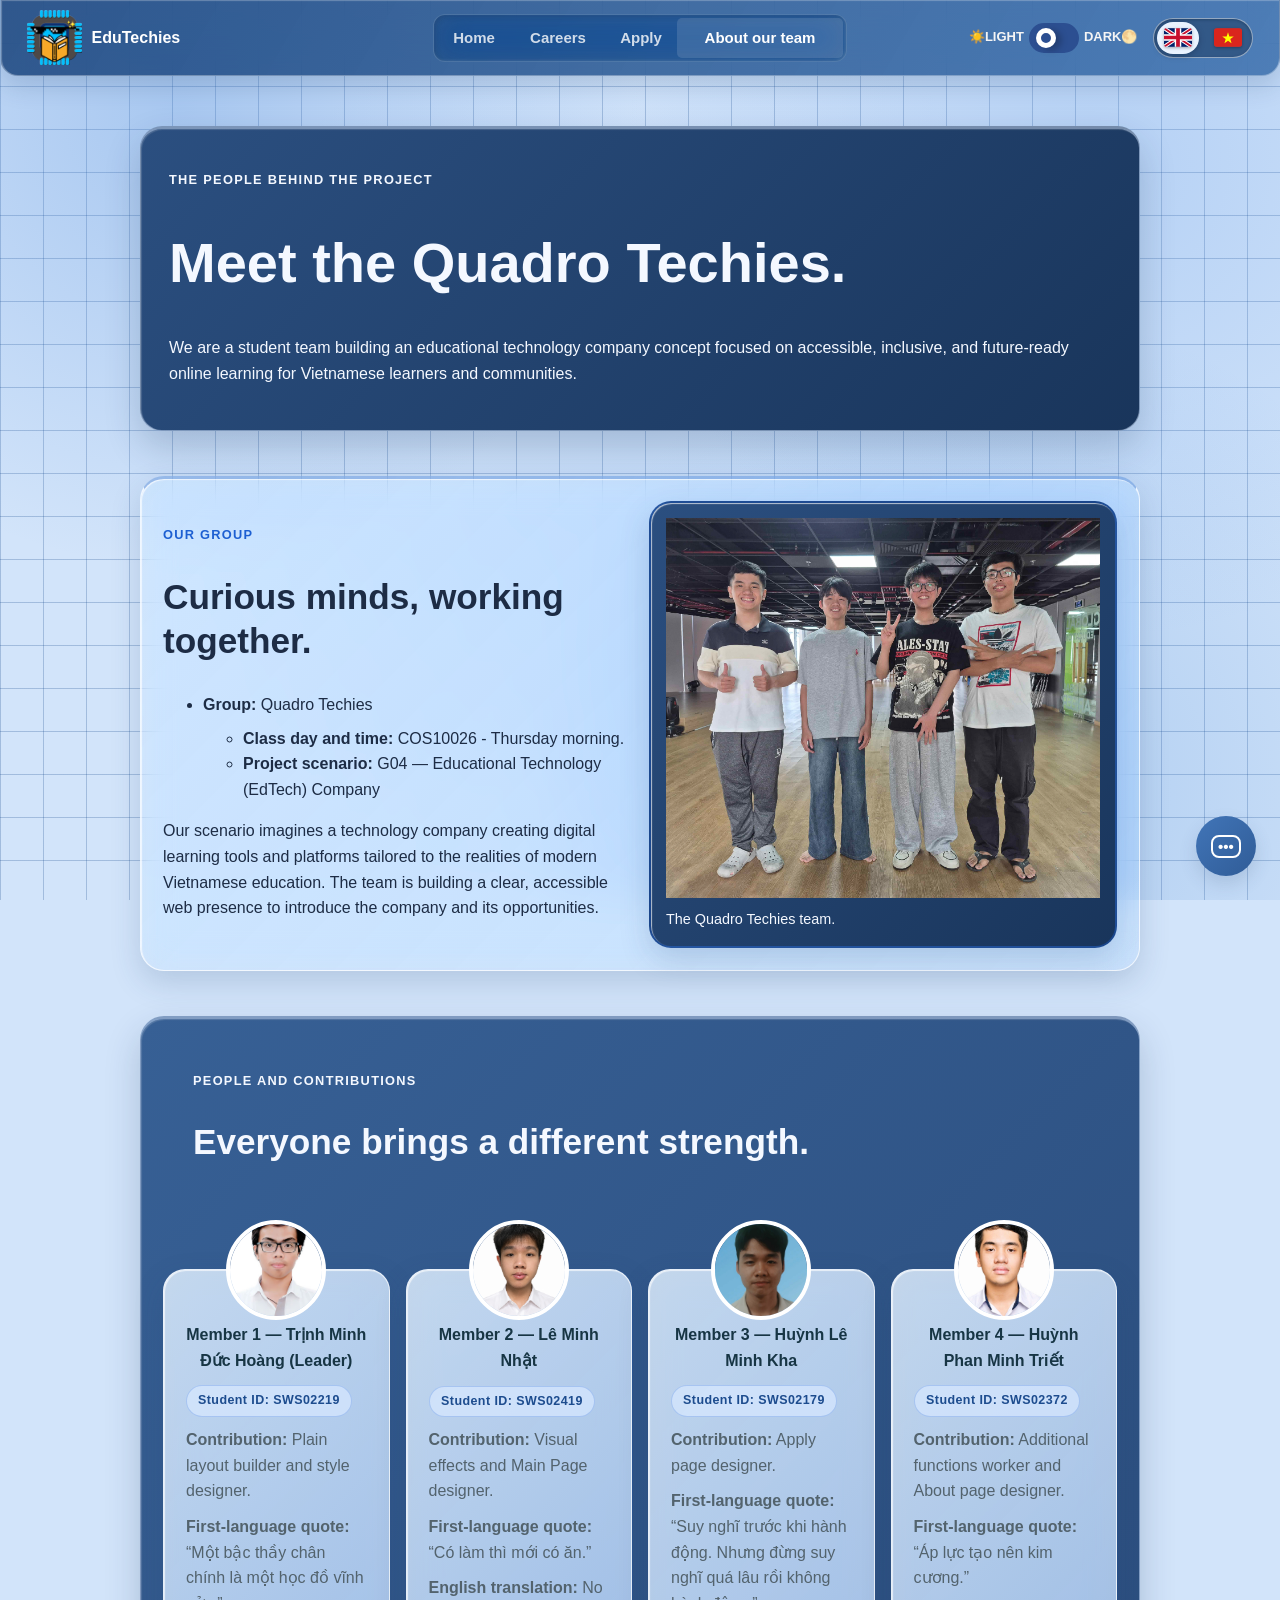
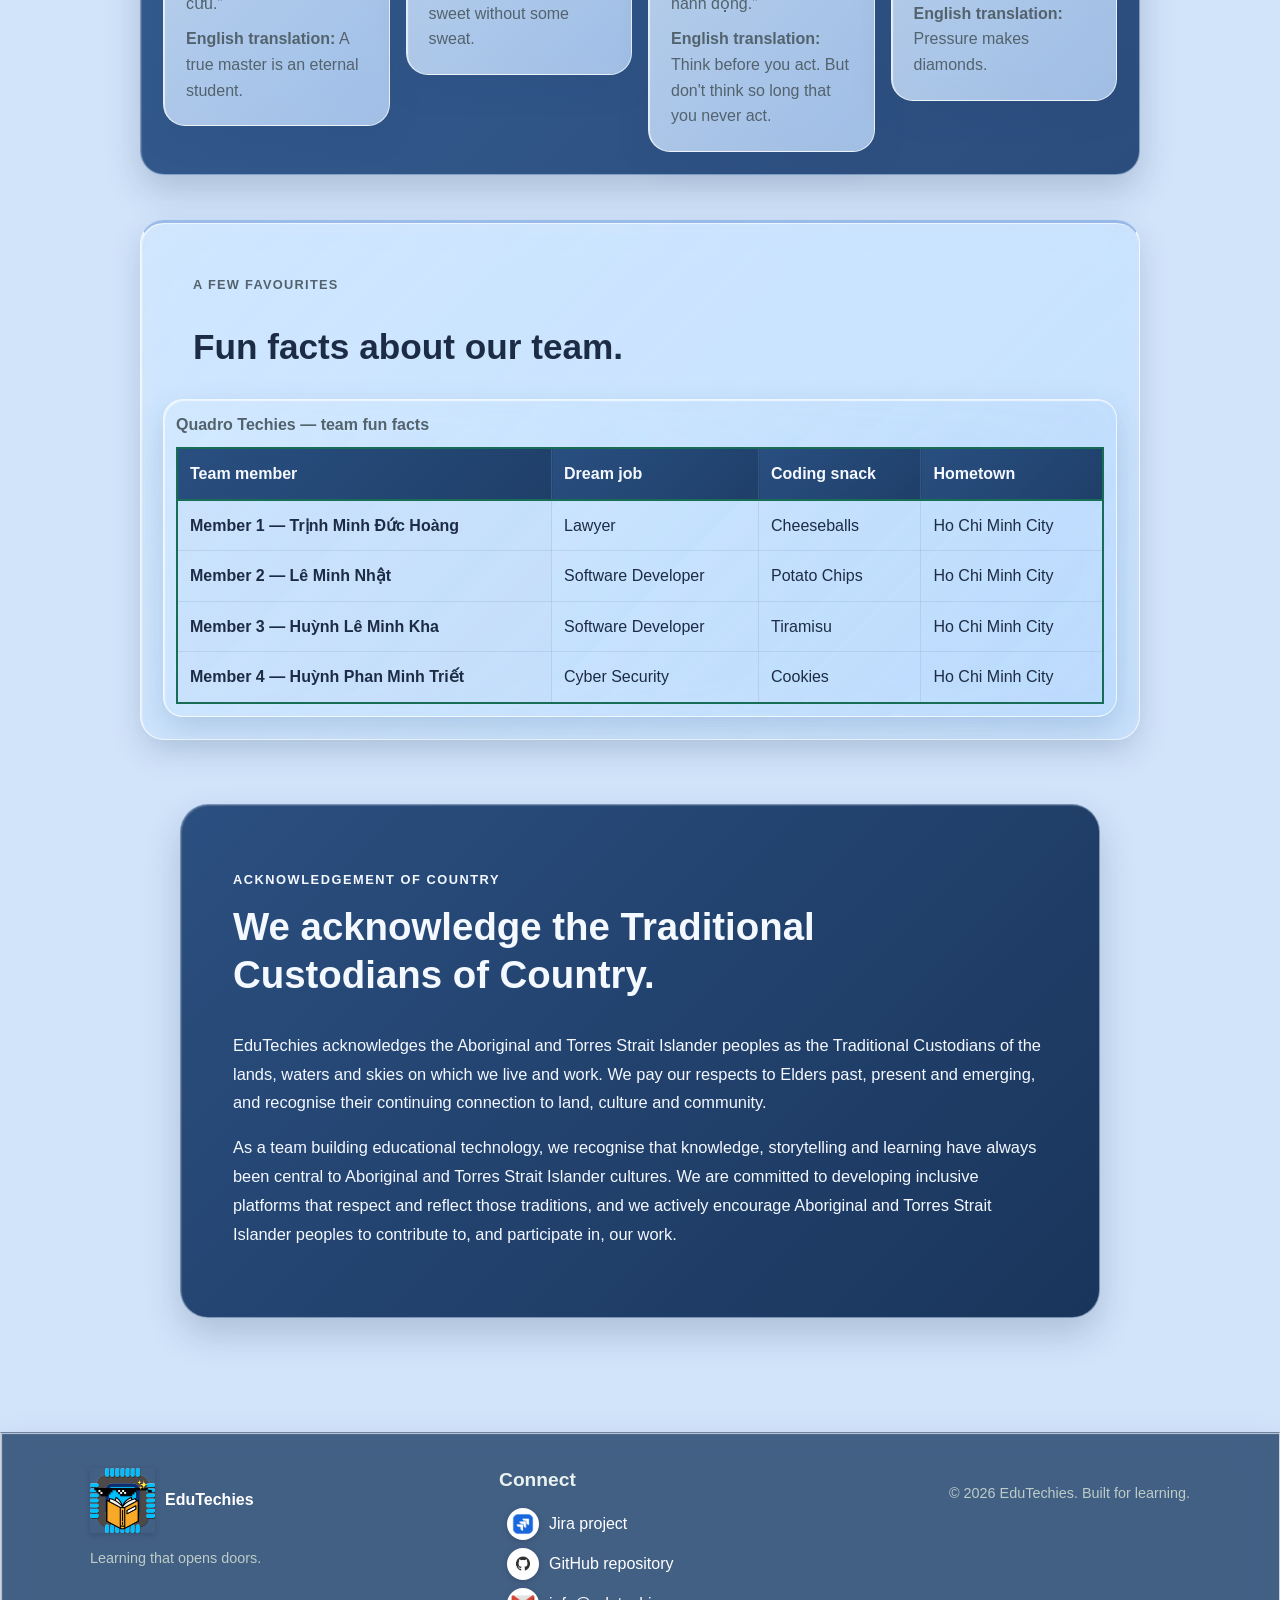
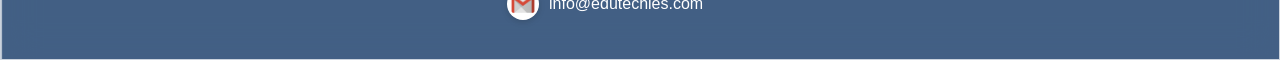
<file: about.html>
﻿<!doctype html>
<html lang="en">
<head>
  <meta charset="utf-8">
  <meta name="viewport" content="width=device-width, initial-scale=1">
  <meta name="description" content="Meet the Quadro Techies team behind EduTechies.">
  <title>About our team | EduTechies</title>
  <link rel="stylesheet" href="styles/styles.css">
  <link rel="stylesheet" href="styles/styles_animation.css">
  <link rel="stylesheet" href="styles/styles_darkmode.css">
  <style>
    .member-entry dt { color: #173544; }
  </style>
</head>
<body>
  <a class="skip-link" href="#main">Skip to main content</a>
  <header class="site-header glass-panel">
    <div class="header-inner">
      <a class="brand" href="index.html">
        <img src="images/Logoweb.png" width="55" alt="EduTechies logo">
        <span class="brand-name">EduTechies</span>
      </a>
      <nav class="main-nav glass-panel" aria-label="Main navigation">
        <ul>
          <li><a href="index.html">Home</a></li>
          <li><a href="jobs.html">Careers</a></li>
          <li><a href="apply.html">Apply</a></li>
          <li><a aria-current="page" href="about.html">About our team</a></li>
        </ul>
      </nav>
      <div class="header-controls">
        <!-- Dark/Light mode switch button -->
        <div class="theme-switch-button">
          <span class="theme-text">☀️LIGHT</span>
          <input type="checkbox" id="theme-checkbox">
          <label for="theme-checkbox" class="theme-switch"></label>
          <span class="theme-text">DARK🌕</span>
        </div>
        <div class="language-switch" role="group" aria-label="Choose language">
          <span class="language-switch-thumb" aria-hidden="true"></span>
          <a class="language-option" href="about.html" lang="en" aria-label="English" aria-current="page"><svg xmlns="http://www.w3.org/2000/svg" viewBox="0 0 60 40" width="28" height="19" role="img" aria-hidden="true"><rect width="60" height="40" fill="#012169"/><path d="M0,0 L60,40 M60,0 L0,40" stroke="#fff" stroke-width="8"/><path d="M0,0 L60,40 M60,0 L0,40" stroke="#C8102E" stroke-width="4"/><path d="M30,0 V40 M0,20 H60" stroke="#fff" stroke-width="14"/><path d="M30,0 V40 M0,20 H60" stroke="#C8102E" stroke-width="8"/></svg></a>
          <a class="language-option" href="vi/about.html" lang="vi" aria-label="Tiếng Việt"><svg xmlns="http://www.w3.org/2000/svg" viewBox="0 0 60 40" width="28" height="19" role="img" aria-hidden="true"><rect width="60" height="40" fill="#da251d"/><polygon points="30,9 32.9,18 42.3,18 35,23.4 37.6,32.5 30,27.2 22.4,32.5 25,23.4 17.7,18 27.1,18" fill="#ff0"/></svg></a>
        </div>
      </div>
    </div>
  </header>

  <main id="main" class="page-main">
    <header class="page-intro glass-panel">
      <p class="eyebrow">The people behind the project</p>
      <h1>Meet the Quadro Techies.</h1>
      <p>We are a student team building an educational technology company concept focused on accessible, inclusive, and future-ready online learning for Vietnamese learners and communities.</p>
    </header>

    <section class="about-section glass-panel team-overview">
      <div>
        <p class="eyebrow">Our group</p>
        <h2>Curious minds, working together.</h2>
        <ul class="nested-details">
          <li><strong>Group:</strong> Quadro Techies
            <ul>
              <li><strong>Class day and time:</strong> COS10026 - Thursday morning.</li>
              <li><strong>Project scenario:</strong> G04 — Educational Technology (EdTech) Company</li>
            </ul>
          </li>
        </ul>
        <p>Our scenario imagines a technology company creating digital learning tools and platforms tailored to the realities of modern Vietnamese education. The team is building a clear, accessible web presence to introduce the company and its opportunities.</p>
      </div>
      <figure class="team-figure glass-panel">
        <img src="images/Team.jpg" width="720" height="460" alt="The four members of the Quadro Techies team">
        <figcaption>The Quadro Techies team.</figcaption>
      </figure>
    </section>

    <section class="about-section glass-panel">
      <div class="section-heading">
        <p class="eyebrow">People and contributions</p>
        <h2>Everyone brings a different strength.</h2><br>
      </div>
      <dl class="member-list">
        <div class="member-entry glass-panel">
          <dt><img class="member-photo" src="images/Hoang.jpg" alt="Portrait of Trịnh Minh Đức Hoàng">Member 1 — Trịnh Minh Đức Hoàng (Leader)</dt>
          <dd class="student-id">Student ID: SWS02219</dd>
          <dd><strong>Contribution:</strong> Plain layout builder and style designer.</dd>
          <dd><strong>First-language quote:</strong> <q lang="es">Một bậc thầy chân chính là một học đồ vĩnh cửu.</q></dd>
          <dd><strong>English translation:</strong> A true master is an eternal student.</dd>
        </div>
        <div class="member-entry glass-panel">
          <dt><img class="member-photo" src="images/Nhat.png" alt="Portrait of Lê Minh Nhật">Member 2 — Lê Minh Nhật</dt>
          <dd class="student-id">Student ID: SWS02419</dd>
          <dd><strong>Contribution:</strong> Visual effects and Main Page designer.</dd>
          <dd><strong>First-language quote:</strong> <q lang="vi">Có làm thì mới có ăn.</q></dd>
          <dd><strong>English translation:</strong> No sweet without some sweat.</dd>
        </div>
        <div class="member-entry glass-panel">
          <dt><img class="member-photo" src="images/Kha.jpg" alt="Portrait of Huỳnh Lê Minh Kha">Member 3 — Huỳnh Lê Minh Kha</dt>
          <dd class="student-id">Student ID: SWS02179</dd>
          <dd><strong>Contribution:</strong> Apply page designer.</dd>
          <dd><strong>First-language quote:</strong> <q lang="vi">Suy nghĩ trước khi hành động. Nhưng đừng suy nghĩ quá lâu rồi không hành động.</q></dd>
          <dd><strong>English translation:</strong> Think before you act. But don't think so long that you never act.</dd>
        </div>
        <div class="member-entry glass-panel">
          <dt><img class="member-photo" src="images/Triet.jpg" alt="Portrait of Huỳnh Phan Minh Triết">Member 4 — Huỳnh Phan Minh Triết</dt>
          <dd class="student-id">Student ID: SWS02372</dd>
          <dd><strong>Contribution:</strong> Additional functions worker and About page designer.</dd>
          <dd><strong>First-language quote:</strong> <q lang="it">Áp lực tạo nên kim cương.</q></dd>
          <dd><strong>English translation:</strong> Pressure makes diamonds.</dd>
        </div>
      </dl>
    </section>

    <section class="about-section glass-panel">
      <div class="section-heading">
        <p class="eyebrow">A few favourites</p>
        <h2>Fun facts about our team.</h2>
      </div>
      <div class="table-wrap glass-panel">
        <table class="facts-table" style="border-color: #176d56;">
          <caption>Quadro Techies — team fun facts</caption>
          <thead>
            <tr><th scope="col">Team member</th><th scope="col">Dream job</th><th scope="col">Coding snack</th><th scope="col">Hometown</th></tr>
          </thead>
          <tbody>
            <tr><th scope="row">Member 1 — Trịnh Minh Đức Hoàng</th><td>Lawyer</td><td>Cheeseballs</td><td>Ho Chi Minh City</td></tr>
            <tr><th scope="row">Member 2 — Lê Minh Nhật</th><td>Software Developer</td><td>Potato Chips</td><td>Ho Chi Minh City</td></tr>
            <tr><th scope="row">Member 3 — Huỳnh Lê Minh Kha</th><td>Software Developer</td><td>Tiramisu</td><td>Ho Chi Minh City</td></tr>
            <tr><th scope="row">Member 4 — Huỳnh Phan Minh Triết</th><td>Cyber Security</td><td>Cookies</td><td>Ho Chi Minh City</td></tr>
          </tbody>
        </table>
      </div>
    </section>

    <section class="country-note glass-panel" aria-labelledby="country-heading">
      <div class="country-note-inner">
        <p class="eyebrow">Acknowledgement of Country</p>
        <h2 id="country-heading">We acknowledge the Traditional Custodians of Country.</h2>
        <p>EduTechies acknowledges the Aboriginal and Torres Strait Islander peoples as the Traditional Custodians of the lands, waters and skies on which we live and work. We pay our respects to Elders past, present and emerging, and recognise their continuing connection to land, culture and community.</p>
        <p>As a team building educational technology, we recognise that knowledge, storytelling and learning have always been central to Aboriginal and Torres Strait Islander cultures. We are committed to developing inclusive platforms that respect and reflect those traditions, and we actively encourage Aboriginal and Torres Strait Islander peoples to contribute to, and participate in, our work.</p>
      </div>
    </section>
  </main>

  <footer class="site-footer glass-panel">
    <div class="footer-inner">
      <div>
        <a class="brand footer-brand" href="index.html"><img src="images/Logoweb.png" width="65" alt="EduTechies logo"><span class="brand-name">EduTechies</span></a>
        <p class="footer-tagline">Learning that opens doors.</p>
      </div>
      <div>
        <h2 class="footer-heading">Connect</h2>
        <ul class="footer-links">
          <li><a href="https://student-team-qh8y65xe.atlassian.net/jira/software/projects/WEBPROJECT/boards/2/backlog" target="_blank" rel="noopener noreferrer"><img class="footpics" src="images/jira-removebg-preview.png" alt="">Jira project</a></li>
          <li><a href="https://github.com/trinhminhduchoang/COS10026-Project" target="_blank" rel="noopener noreferrer"><img class="footpics" src="images/png-clipart-github-computer-icons-logo-readme-github-logo-monochrome-removebg-preview.png" alt="">GitHub repository</a></li>
          <li><a href="mailto:info@edutechies.com"><img class="footpics" src="images/google-gmail-envelope-vector-symbol-logo-icon-701751694791058rlo6laiga4-removebg-preview.png" alt="">info@edutechies.com</a></li>
        </ul>
      </div>
      <p class="copyright">© 2026 EduTechies. Built for learning.</p>
    </div>
  </footer>
  <details class="support-chat">
    <summary aria-label="Toggle support chat" title="Toggle support chat">
      <span class="support-chat-icon" aria-hidden="true">•••</span>
    </summary>
    <section class="support-chat-window glass-panel" aria-labelledby="support-chat-heading">
      <div class="support-chat-header glass-panel">
        <h2 id="support-chat-heading">EduTechies Support</h2>
        <p>How can we help?</p>
      </div>
      <div class="support-chat-message">
        <p>Thanks for reaching out. Send our team an email and we’ll be happy to help.</p>
        <a href="mailto:info@edutechies.com">Email Support</a>
      </div>
    </section>
  </details>
</body>
</html>
</file>
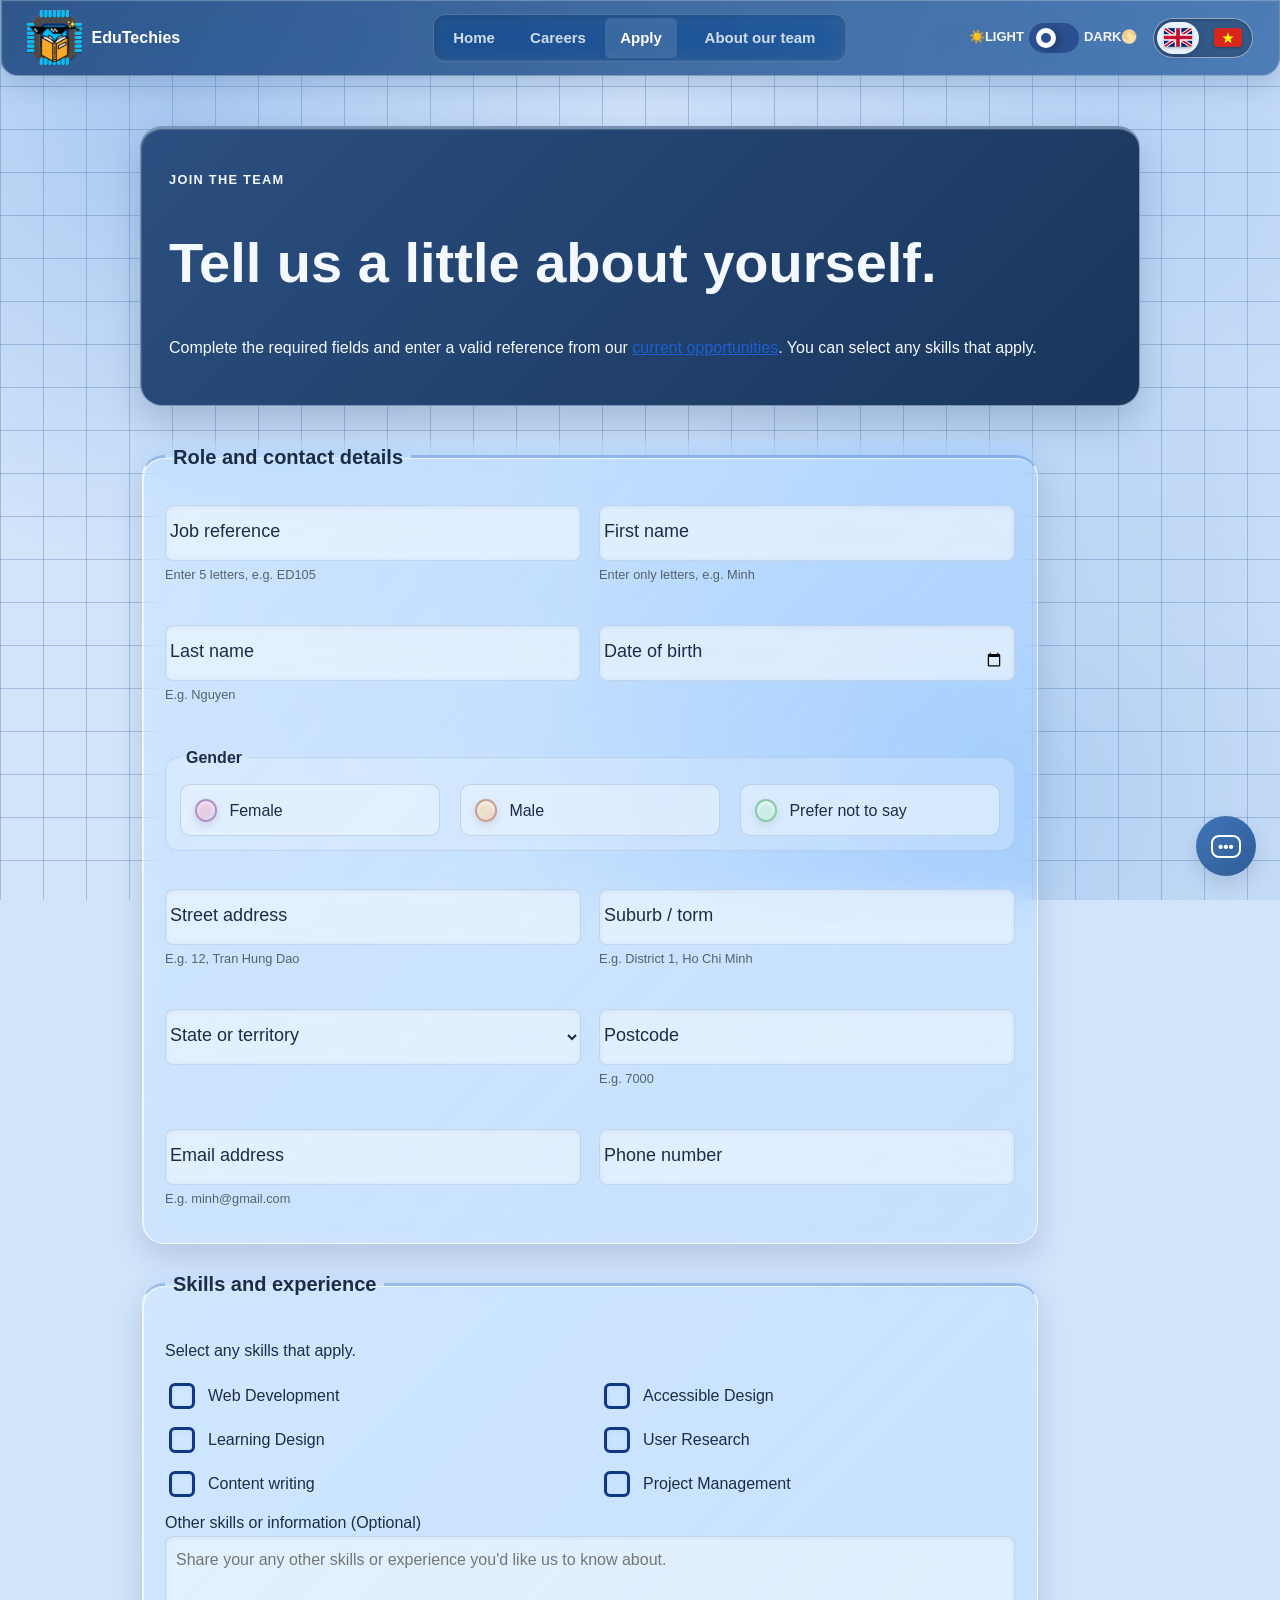
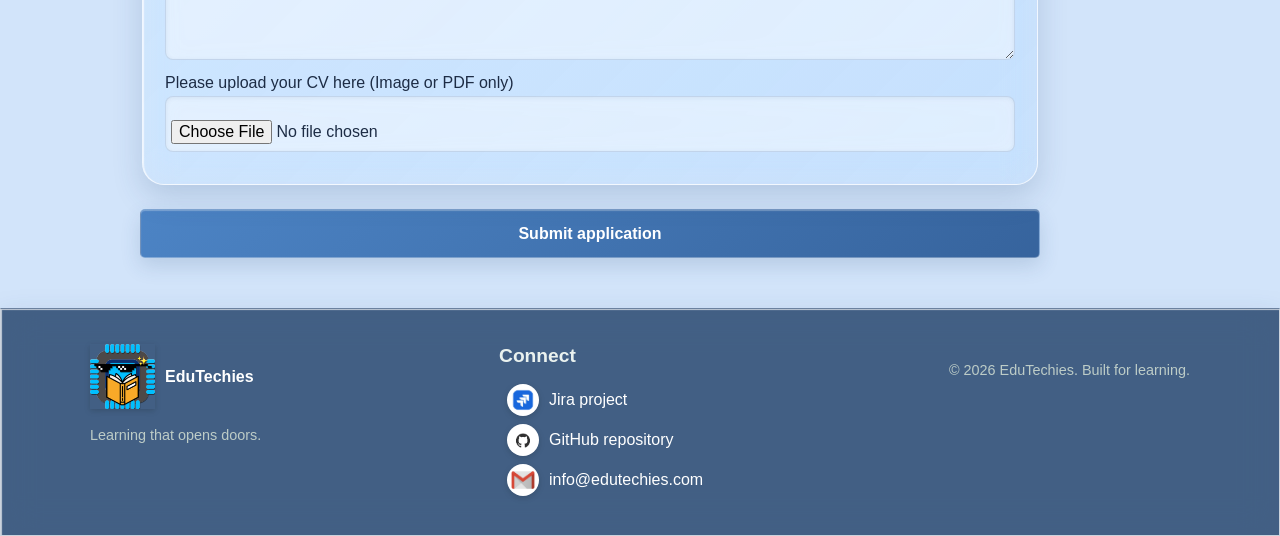
<file: apply.html>
﻿<!doctype html>
<html lang="en-AU">
<head>
  <meta charset="utf-8">
  <meta name="viewport" content="width=device-width, initial-scale=1">
  <meta name="description" content="Apply for a role with EduTechies.">
  <title>Apply | EduTechies</title>
  <link rel="stylesheet" href="styles/styles.css">
  <link rel="stylesheet" href="styles/styles_animation.css">
  <link rel="stylesheet" href="styles/styles_darkmode.css">
  <style>
    .application-form { max-width: 900px; }
  </style>
</head>
<body>
  <a class="skip-link" href="#main">Skip to main content</a>
  <header class="site-header glass-panel">
    <div class="header-inner">
      <a class="brand" href="index.html">
        <img src="images/Logoweb.png" width="55" alt="EduTechies logo">
        <span class="brand-name">EduTechies</span>
      </a>
      <nav class="main-nav glass-panel" aria-label="Main navigation">
        <ul>
          <li><a href="index.html">Home</a></li>
          <li><a href="jobs.html">Careers</a></li>
          <li><a aria-current="page" href="apply.html">Apply</a></li>
          <li><a href="about.html">About our team</a></li>
        </ul>
      </nav>
      <div class="header-controls">
        <!-- Dark/Light mode switch button -->
        <div class="theme-switch-button">
          <span class="theme-text">☀️LIGHT</span>
          <input type="checkbox" id="theme-checkbox">
          <label for="theme-checkbox" class="theme-switch"></label>
          <span class="theme-text">DARK🌕</span>
        </div>
        <div class="language-switch" role="group" aria-label="Choose language">
          <span class="language-switch-thumb" aria-hidden="true"></span>
          <a class="language-option" href="apply.html" lang="en" aria-label="English" aria-current="page"><svg xmlns="http://www.w3.org/2000/svg" viewBox="0 0 60 40" width="28" height="19" role="img" aria-hidden="true"><rect width="60" height="40" fill="#012169"/><path d="M0,0 L60,40 M60,0 L0,40" stroke="#fff" stroke-width="8"/><path d="M0,0 L60,40 M60,0 L0,40" stroke="#C8102E" stroke-width="4"/><path d="M30,0 V40 M0,20 H60" stroke="#fff" stroke-width="14"/><path d="M30,0 V40 M0,20 H60" stroke="#C8102E" stroke-width="8"/></svg></a>
          <a class="language-option" href="vi/apply.html" lang="vi" aria-label="Tiếng Việt"><svg xmlns="http://www.w3.org/2000/svg" viewBox="0 0 60 40" width="28" height="19" role="img" aria-hidden="true"><rect width="60" height="40" fill="#da251d"/><polygon points="30,9 32.9,18 42.3,18 35,23.4 37.6,32.5 30,27.2 22.4,32.5 25,23.4 17.7,18 27.1,18" fill="#ff0"/></svg></a>
        </div>
      </div>

    </div>
  </header>

  <main id="main" class="page-main">
    <header class="page-intro glass-panel">
      <p class="eyebrow">Join the team</p>
      <h1>Tell us a little about yourself.</h1>
      <p>Complete the required fields and enter a valid reference from our <a href="jobs.html">current opportunities</a>. You can select any skills that apply.</p>
    </header>

    <form class="application-form" action="https://mercury.swin.edu.au/it000000/formtest.php" method="post" style="margin-top: 20px;">
      
      <fieldset class="form-section glass-panel">

        <legend>Role and contact details</legend>

        <div class="form-grid">

          <div class="form-field reference-field">
            <input class="form-input" id="job-reference" name="jobReference" type="text" pattern="[A-Za-z0-9]{5}" title="Enter exactly five letters or numbers." maxlength="5" autocomplete="off" placeholder=" " required>
            <label class="form-label" for="job-reference">
              <span class="form-label-char" style="--index: 0">J</span>
              <span class="form-label-char" style="--index: 1">o</span>
              <span class="form-label-char" style="--index: 2">b</span>
              <span class="form-label-char" style="--index: 3">&nbsp;</span>
              <span class="form-label-char" style="--index: 4">r</span>
              <span class="form-label-char" style="--index: 5">e</span>
              <span class="form-label-char" style="--index: 6">f</span>
              <span class="form-label-char" style="--index: 7">e</span>
              <span class="form-label-char" style="--index: 8">r</span>
              <span class="form-label-char" style="--index: 9">e</span>
              <span class="form-label-char" style="--index: 10">n</span>
              <span class="form-label-char" style="--index: 11">c</span>
              <span class="form-label-char" style="--index: 12">e</span>
            </label>
            <small>Enter 5 letters, e.g. ED105</small>
          </div>

          <div class="form-field">
            <input class="form-input" id="first-name" name="firstName" type="text" pattern="[A-Za-z]{1,20}" title="Use 1 to 20 letters only." maxlength="20" autocomplete="given-name" required>
            <label class="form-label" for="first-name">
              <span class="form-label-char" style="--index: 0">F</span>
              <span class="form-label-char" style="--index: 1">i</span>
              <span class="form-label-char" style="--index: 2">r</span>
              <span class="form-label-char" style="--index: 3">s</span>
              <span class="form-label-char" style="--index: 4">t</span>
              <span class="form-label-char" style="--index: 5">&nbsp;</span>
              <span class="form-label-char" style="--index: 6">n</span>
              <span class="form-label-char" style="--index: 7">a</span>
              <span class="form-label-char" style="--index: 8">m</span>
              <span class="form-label-char" style="--index: 9">e</span>
            </label>
            <small>Enter only letters, e.g. Minh</small>
          </div>

          <div class="form-field">
            <input class="form-input" id="last-name" name="lastName" type="text" pattern="[A-Za-z]{1,20}" title="Use 1 to 20 letters only." maxlength="20" autocomplete="family-name" required>
            <label class="form-label" for="last-name">
              <span class="form-label-char" style="--index: 0">L</span>
              <span class="form-label-char" style="--index: 1">a</span>
              <span class="form-label-char" style="--index: 2">s</span>
              <span class="form-label-char" style="--index: 3">t</span>
              <span class="form-label-char" style="--index: 4">&nbsp;</span>
              <span class="form-label-char" style="--index: 5">n</span>
              <span class="form-label-char" style="--index: 6">a</span>
              <span class="form-label-char" style="--index: 7">m</span>
              <span class="form-label-char" style="--index: 8">e</span>
            </label>
            <small>E.g. Nguyen</small>
          </div>

          <div class="form-field">
            <input class="form-input" id="date-of-birth" name="dateOfBirth" type="date" title="Enter a date in dd/mm/yyyy format." required>
            <label class="form-label" for="date-of-birth">
              <span class="form-label-char" style="--index: 0">D</span>
              <span class="form-label-char" style="--index: 1">a</span>
              <span class="form-label-char" style="--index: 2">t</span>
              <span class="form-label-char" style="--index: 3">e</span>
              <span class="form-label-char" style="--index: 4">&nbsp;</span>
              <span class="form-label-char" style="--index: 5">o</span>
              <span class="form-label-char" style="--index: 6">f</span>
              <span class="form-label-char" style="--index: 7">&nbsp;</span>
              <span class="form-label-char" style="--index: 8">b</span>
              <span class="form-label-char" style="--index: 9">i</span>
              <span class="form-label-char" style="--index: 10">r</span>
              <span class="form-label-char" style="--index: 11">t</span>
              <span class="form-label-char" style="--index: 12">h</span>
            </label>
          </div>

          <fieldset class="form-field gender-field">
            <legend>Gender</legend>
            <div class="choice-row radio-group">
              <label class="liquid-radio variant-lavender">
                <input type="radio" name="gender" value="female" required>
                <span class="radio-visual" aria-hidden="true"></span>
                <span class="radio-label">Female</span>
              </label>
              <label class="liquid-radio variant-coral">
                <input type="radio" name="gender" value="male">
                <span class="radio-visual" aria-hidden="true"></span>
                <span class="radio-label">Male</span>
              </label>
              <label class="liquid-radio variant-mint">
                <input type="radio" name="gender" value="prefer-not-to-say">
                <span class="radio-visual" aria-hidden="true"></span>
                <span class="radio-label">Prefer not to say</span>
              </label>
            </div>
          </fieldset>

          <div class="form-field">
            <input class="form-input" id="street-address" name="streetAddress" type="text" maxlength="40" autocomplete="street-address" required>
            <label class="form-label" for="street-address">
              <span class="form-label-char" style="--index: 0">S</span>
              <span class="form-label-char" style="--index: 1">t</span>
              <span class="form-label-char" style="--index: 2">r</span>
              <span class="form-label-char" style="--index: 3">e</span>
              <span class="form-label-char" style="--index: 4">e</span>
              <span class="form-label-char" style="--index: 5">t</span>
              <span class="form-label-char" style="--index: 6">&nbsp;</span>
              <span class="form-label-char" style="--index: 7">a</span>
              <span class="form-label-char" style="--index: 8">d</span>
              <span class="form-label-char" style="--index: 9">d</span>
              <span class="form-label-char" style="--index: 10">r</span>
              <span class="form-label-char" style="--index: 11">e</span>
              <span class="form-label-char" style="--index: 12">s</span>
              <span class="form-label-char" style="--index: 13">s</span>
            </label>
            <small>E.g. 12, Tran Hung Dao</small>
          </div>

          <div class="form-field">
            <input class="form-input" id="suburb" name="suburb" type="text" maxlength="40" autocomplete="address-level2" required>
            <label class="form-label" for="suburb">
              <span class="form-label-char" style="--index: 0">S</span>
              <span class="form-label-char" style="--index: 1">u</span>
              <span class="form-label-char" style="--index: 2">b</span>
              <span class="form-label-char" style="--index: 3">u</span>
              <span class="form-label-char" style="--index: 4">r</span>
              <span class="form-label-char" style="--index: 5">b</span>
              <span class="form-label-char" style="--index: 6">&nbsp;</span>
              <span class="form-label-char" style="--index: 7">/</span>
              <span class="form-label-char" style="--index: 8">&nbsp;</span>
              <span class="form-label-char" style="--index: 9">t</span>
              <span class="form-label-char" style="--index: 10">o</span>
              <span class="form-label-char" style="--index: 11">r</span>
              <span class="form-label-char" style="--index: 12">m</span>
            </label>
            <small>E.g. District 1, Ho Chi Minh</small>
          </div>

          <div class="form-field">
            <select class="form-select form-input" id="state" name="state" autocomplete="address-level1" required>
              <option value="" selected disabled></option>
              <option value="VIC">VIC</option><option value="NSW">NSW</option>
              <option value="QLD">QLD</option><option value="NT">NT</option>
              <option value="WA">WA</option><option value="SA">SA</option>
              <option value="TAS">TAS</option><option value="ACT">ACT</option>
            </select>
            <label class="form-label form-select-label" for="state">State or territory</label>
          </div>

          <div class="form-field">
            <input class="form-input" id="postcode" name="postcode" type="text" inputmode="numeric" pattern="[0-9]{4}" title="Enter exactly four digits." maxlength="4" autocomplete="postal-code" required>
            <label class="form-label" for="postcode">
              <span class="form-label-char" style="--index: 0">P</span>
              <span class="form-label-char" style="--index: 1">o</span>
              <span class="form-label-char" style="--index: 2">s</span>
              <span class="form-label-char" style="--index: 3">t</span>
              <span class="form-label-char" style="--index: 4">c</span>
              <span class="form-label-char" style="--index: 5">o</span>
              <span class="form-label-char" style="--index: 6">d</span>
              <span class="form-label-char" style="--index: 7">e</span>
            </label>
            <small>E.g. 7000</small>

          </div>
          <div class="form-field">
            <input class="form-input" id="email" name="email" type="email" autocomplete="email" required>
            <label class="form-label" for="email">
              <span class="form-label-char" style="--index: 0">E</span>
              <span class="form-label-char" style="--index: 1">m</span>
              <span class="form-label-char" style="--index: 2">a</span>
              <span class="form-label-char" style="--index: 3">i</span>
              <span class="form-label-char" style="--index: 4">l</span>
              <span class="form-label-char" style="--index: 5">&nbsp;</span>
              <span class="form-label-char" style="--index: 6">a</span>
              <span class="form-label-char" style="--index: 7">d</span>
              <span class="form-label-char" style="--index: 8">d</span>
              <span class="form-label-char" style="--index: 9">r</span>
              <span class="form-label-char" style="--index: 10">e</span>
              <span class="form-label-char" style="--index: 11">s</span>
              <span class="form-label-char" style="--index: 12">s</span>
            </label>
            <small>E.g. minh@gmail.com</small>
          </div>

          <div class="form-field">
            <input class="form-input" id="phone" name="phone" type="tel" inputmode="numeric" pattern="[0-9]{8,12}" title="Enter 8 to 12 digits, with no spaces or symbols." maxlength="12" autocomplete="tel" required>
            <label class="form-label" for="phone">
              <span class="form-label-char" style="--index: 0">P</span>
              <span class="form-label-char" style="--index: 1">h</span>
              <span class="form-label-char" style="--index: 2">o</span>
              <span class="form-label-char" style="--index: 3">n</span>
              <span class="form-label-char" style="--index: 4">e</span>
              <span class="form-label-char" style="--index: 5">&nbsp;</span>
              <span class="form-label-char" style="--index: 6">n</span>
              <span class="form-label-char" style="--index: 7">u</span>
              <span class="form-label-char" style="--index: 8">m</span>
              <span class="form-label-char" style="--index: 9">b</span>
              <span class="form-label-char" style="--index: 10">e</span>
              <span class="form-label-char" style="--index: 11">r</span>
            </label>
          </div>
        </div>
      </fieldset>

      <fieldset class="form-section glass-panel skill-fieldset">
        <legend>Skills and experience</legend>
        <p class="field-hint">Select any skills that apply.</p>

        <div class="skill-grid">
          
          <label for="web"><input type="checkbox" id="web" name="skills" value="web-development">Web Development</label>

          <label for="access-des"><input type="checkbox" id="access-des" name="skills" value="accessible-design">Accessible Design</label>

          <label for="learn-des"><input type="checkbox" id="learn-des" name="skills" value="learning-design">Learning Design</label>

          <label for="user"><input type="checkbox" id="user" name="skills" value="user-research">User Research</label>

          <label for="content"><input type="checkbox" id="content" name="skills" value="content-writing">Content writing</label>

          <label for="project"><input type="checkbox" id="project" name="skills" value="project-management">Project Management</label>

        </div>

        <div class="form-field">
          <label for="other-skills">
            Other skills or information &lpar;Optional&rpar;</label>
          <textarea class="form-input form-textarea" id="other-skills" name="otherSkills" rows="4"  placeholder="Share your any other skills or experience you'd like us to know about."></textarea>
        </div>

        <div class="form-field">
          <label for="cv-upload">Please upload your CV here &#40;Image or PDF only&#41; </label>
          <input type="file" id="cv-upload" name="cv" accept=".pdf, image/*" >
        </div>
      </fieldset>

      <button class="button button-primary submit-button" type="submit">Submit application</button>
    </form>
  </main>

  <footer class="site-footer glass-panel">
    <div class="footer-inner">
      <div>
        <a class="brand footer-brand" href="index.html"><img src="images/Logoweb.png" width="65" alt="EduTechies logo"><span class="brand-name">EduTechies</span></a>
        <p class="footer-tagline">Learning that opens doors.</p>
      </div>
      <div>
        <h2 class="footer-heading">Connect</h2>
        <ul class="footer-links">
          <li><a href="https://student-team-qh8y65xe.atlassian.net/jira/software/projects/WEBPROJECT/boards/2/backlog" target="_blank" rel="noopener noreferrer"><img class="footpics" src="images/jira-removebg-preview.png" alt="">Jira project</a></li>
          <li><a href="https://github.com/trinhminhduchoang/COS10026-Project" target="_blank" rel="noopener noreferrer"><img class="footpics" src="images/png-clipart-github-computer-icons-logo-readme-github-logo-monochrome-removebg-preview.png" alt="">GitHub repository</a></li>
          <li><a href="mailto:info@edutechies.com"><img class="footpics" src="images/google-gmail-envelope-vector-symbol-logo-icon-701751694791058rlo6laiga4-removebg-preview.png" alt="">info@edutechies.com</a></li>
        </ul>
      </div>
      <p class="copyright">© 2026 EduTechies. Built for learning.</p>
    </div>
  </footer>
  <details class="support-chat">
    <summary aria-label="Toggle support chat" title="Toggle support chat">
      <span class="support-chat-icon" aria-hidden="true">•••</span>
    </summary>
    <section class="support-chat-window glass-panel" aria-labelledby="support-chat-heading">
      <div class="support-chat-header glass-panel">
        <h2 id="support-chat-heading">EduTechies Support</h2>
        <p>How can we help?</p>
      </div>
      <div class="support-chat-message">
        <p>Thanks for reaching out. Send our team an email and we’ll be happy to help.</p>
        <a href="mailto:info@edutechies.com">Email Support</a>
      </div>
    </section>
  </details>
</body>
</html>
</file>
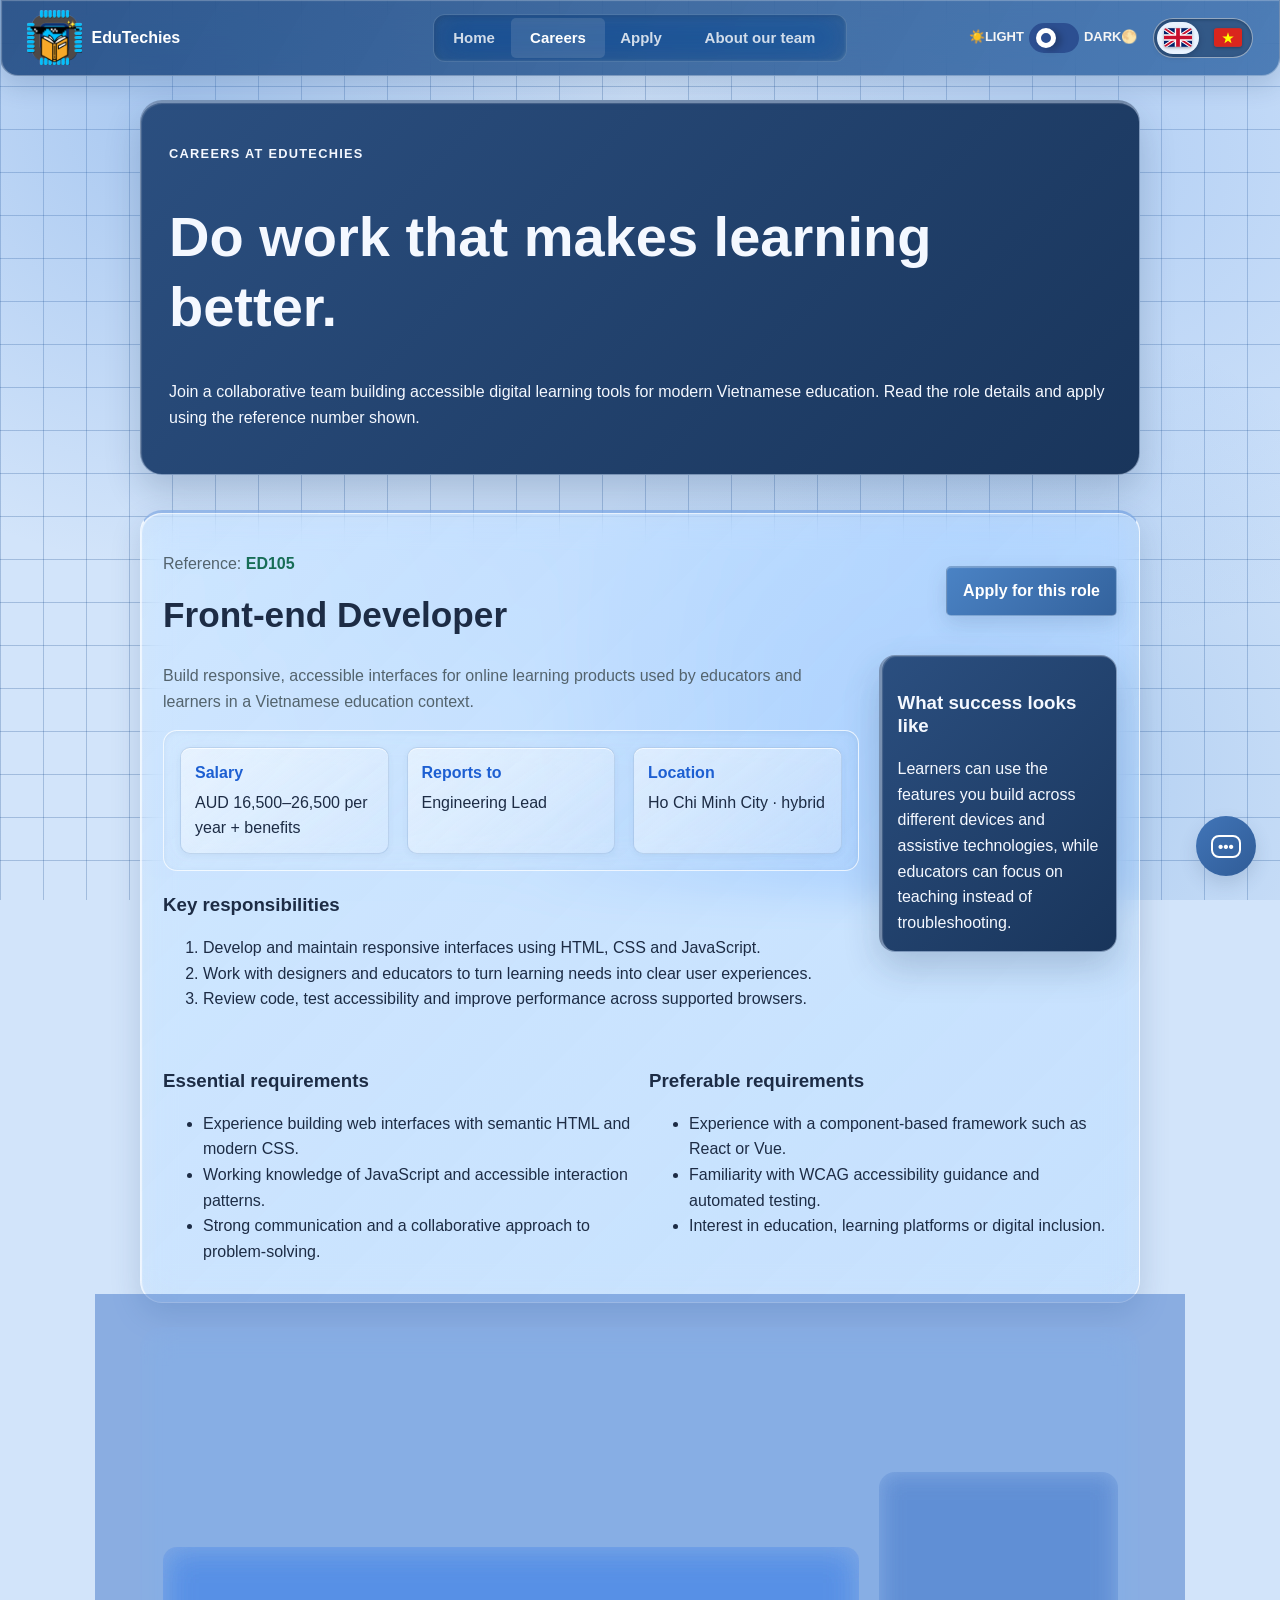
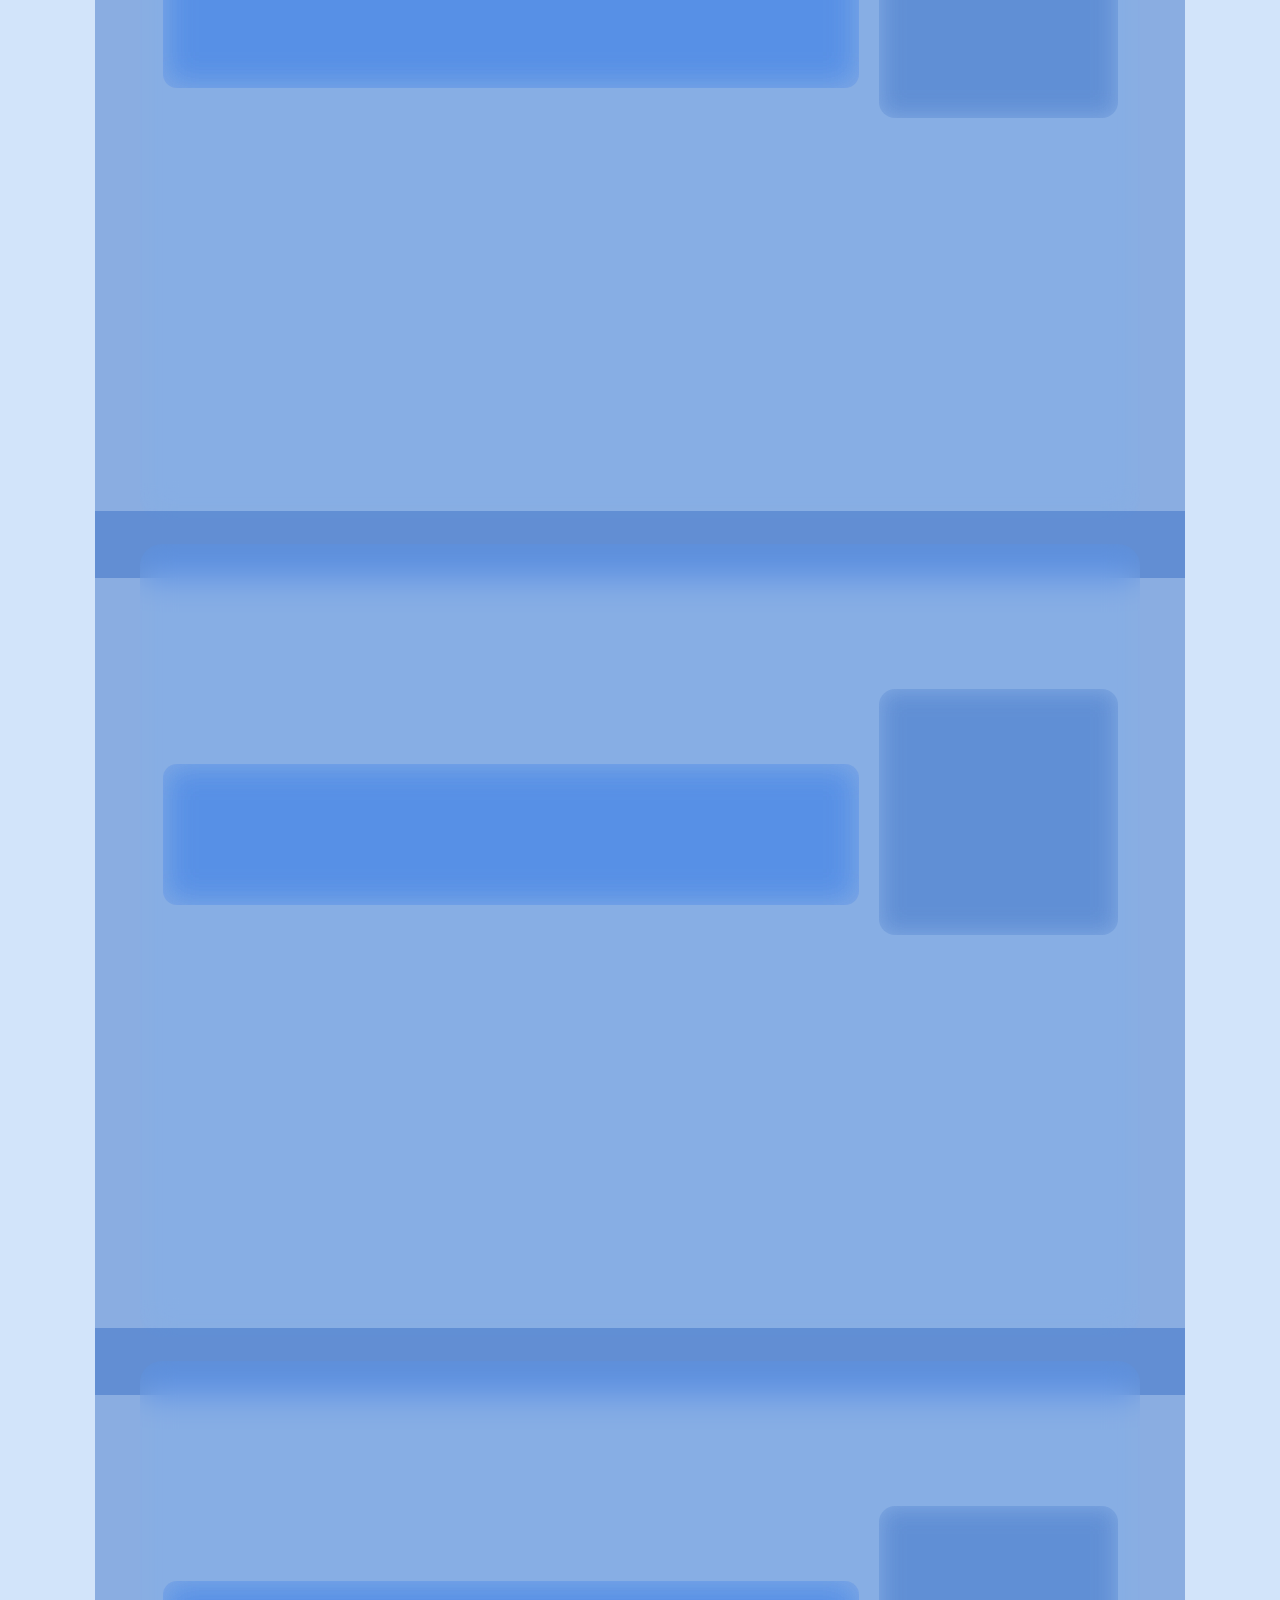
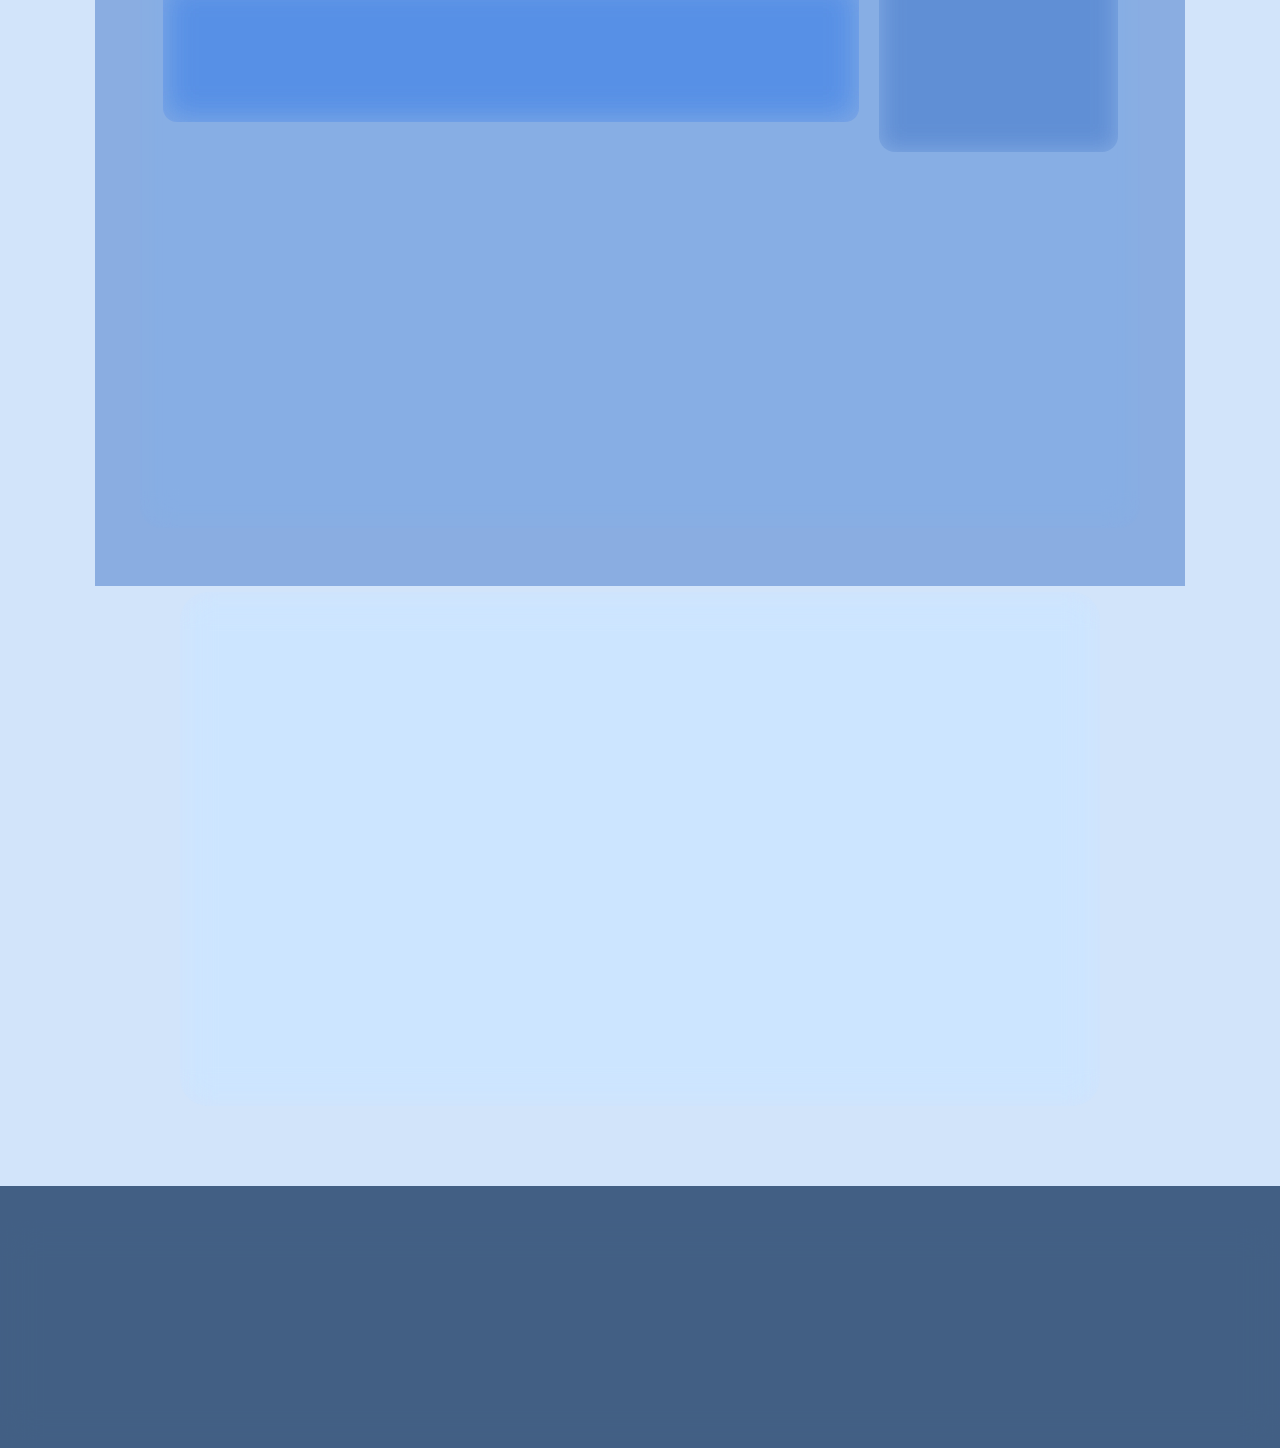
<file: jobs.html>
﻿<!doctype html>
<html lang="en-AU">
<head>
  <meta charset="utf-8">
  <meta name="viewport" content="width=device-width, initial-scale=1">
  <meta name="description" content="Explore software and learning design careers at EduTechies.">
  <title>Careers | EduTechies</title>
  <link rel="stylesheet" href="styles/styles.css">
  <link rel="stylesheet" href="styles/styles_animation.css">
  <link rel="stylesheet" href="styles/styles_darkmode.css">
  <style>
    .job-reference strong { color: #176d56; }
  </style>
</head>
<body>
  <a class="skip-link" href="#main">Skip to main content</a>
  <header class="site-header glass-panel">
    <div class="header-inner">
      <a class="brand" href="index.html">
        <img src="images/Logoweb.png" width="55" alt="EduTechies logo">
        <span class="brand-name">EduTechies</span>
      </a>
      <nav class="main-nav glass-panel" aria-label="Main navigation">
        <ul>
          <li><a href="index.html">Home</a></li>
          <li><a aria-current="page" href="jobs.html">Careers</a></li>
          <li><a href="apply.html">Apply</a></li>
          <li><a href="about.html">About our team</a></li>
        </ul>
      </nav>
      <div class="header-controls">
        <!-- Dark/Light mode switch button -->
        <div class="theme-switch-button">
          <span class="theme-text">☀️LIGHT</span>
          <input type="checkbox" id="theme-checkbox">
          <label for="theme-checkbox" class="theme-switch"></label>
          <span class="theme-text">DARK🌕</span>
        </div>
        <div class="language-switch" role="group" aria-label="Choose language">
          <span class="language-switch-thumb" aria-hidden="true"></span>
          <a class="language-option" href="jobs.html" lang="en" aria-label="English" aria-current="page"><svg xmlns="http://www.w3.org/2000/svg" viewBox="0 0 60 40" width="28" height="19" role="img" aria-hidden="true"><rect width="60" height="40" fill="#012169"/><path d="M0,0 L60,40 M60,0 L0,40" stroke="#fff" stroke-width="8"/><path d="M0,0 L60,40 M60,0 L0,40" stroke="#C8102E" stroke-width="4"/><path d="M30,0 V40 M0,20 H60" stroke="#fff" stroke-width="14"/><path d="M30,0 V40 M0,20 H60" stroke="#C8102E" stroke-width="8"/></svg></a>
          <a class="language-option" href="vi/jobs.html" lang="vi" aria-label="Tiếng Việt"><svg xmlns="http://www.w3.org/2000/svg" viewBox="0 0 60 40" width="28" height="19" role="img" aria-hidden="true"><rect width="60" height="40" fill="#da251d"/><polygon points="30,9 32.9,18 42.3,18 35,23.4 37.6,32.5 30,27.2 22.4,32.5 25,23.4 17.7,18 27.1,18" fill="#ff0"/></svg></a>
        </div>
      </div>
    </div>
  </header>

  <main id="main" class="page-main" style="padding-top: 24px;">
    <header class="page-intro glass-panel">
      <p class="eyebrow">Careers at EduTechies</p>
      <h1>Do work that makes learning better.</h1>
      <p>Join a collaborative team building accessible digital learning tools for modern Vietnamese education. Read the role details and apply using the reference number shown.</p>
    </header>
    <div class="job-list">
      <article class="job-card glass-panel" aria-labelledby="job-dev-title">
        <header class="job-card-header">
          <div>
            <p class="job-reference">Reference: <strong>ED105</strong></p>
            <h2 id="job-dev-title">Front-end Developer</h2>
          </div>
          <a class="button button-primary" href="apply.html">Apply for this role</a>
        </header>
        <aside class="job-aside glass-panel blue-panel">
          <h3>What success looks like</h3>
          <p>Learners can use the features you build across different devices and assistive technologies, while educators can focus on teaching instead of troubleshooting.</p>
        </aside>
        <p class="job-summary">Build responsive, accessible interfaces for online learning products used by educators and learners in a Vietnamese education context.</p>
        <dl class="job-facts glass-panel">
          <div><dt>Salary</dt><dd>AUD 16,500–26,500 per year + benefits</dd></div>
          <div><dt>Reports to</dt><dd>Engineering Lead</dd></div>
          <div><dt>Location</dt><dd>Ho Chi Minh City · hybrid</dd></div>
        </dl>
        <section class="job-section">
          <h3>Key responsibilities</h3>
          <ol>
            <li>Develop and maintain responsive interfaces using HTML, CSS and JavaScript.</li>
            <li>Work with designers and educators to turn learning needs into clear user experiences.</li>
            <li>Review code, test accessibility and improve performance across supported browsers.</li>
          </ol>
        </section>
        <div class="requirements-grid">
          <section class="job-section">
            <h3>Essential requirements</h3>
            <ul>
              <li>Experience building web interfaces with semantic HTML and modern CSS.</li>
              <li>Working knowledge of JavaScript and accessible interaction patterns.</li>
              <li>Strong communication and a collaborative approach to problem-solving.</li>
            </ul>
          </section>
          <section class="job-section">
            <h3>Preferable requirements</h3>
            <ul>
              <li>Experience with a component-based framework such as React or Vue.</li>
              <li>Familiarity with WCAG accessibility guidance and automated testing.</li>
              <li>Interest in education, learning platforms or digital inclusion.</li>
            </ul>
          </section>
        </div>
      </article>

      <article class="job-card glass-panel" aria-labelledby="job-design-title">
        <header class="job-card-header">
          <div>
            <p class="job-reference">Reference: <strong>UX204</strong></p>
            <h2 id="job-design-title">Learning Experience Designer</h2>
          </div>
          <a class="button button-primary" href="apply.html">Apply for this role</a>
        </header>
        <aside class="job-aside glass-panel blue-panel">
          <h3>What success looks like</h3>
          <p>Learners understand what they are working towards, can access the content in ways that suit them and feel supported as they progress.</p>
        </aside>
        <p class="job-summary">Shape inclusive digital learning journeys by combining instructional design, user research and thoughtful content for Vietnamese learners.</p>
        <dl class="job-facts glass-panel">
          <div><dt>Salary</dt><dd>AUD 13,200–20,900 per year + benefits</dd></div>
          <div><dt>Reports to</dt><dd>Learning Design Manager</dd></div>
          <div><dt>Location</dt><dd>Ho Chi Minh City · hybrid</dd></div>
        </dl>
        <section class="job-section">
          <h3>Key responsibilities</h3>
          <ol>
            <li>Design structured, engaging learning experiences for online courses and tools.</li>
            <li>Partner with subject-matter experts to translate complex topics into clear content.</li>
            <li>Gather learner feedback and use it to improve course flow and usability.</li>
          </ol>
        </section>
        <div class="requirements-grid">
          <section class="job-section">
            <h3>Essential requirements</h3>
            <ul>
              <li>Experience in learning design, instructional design or digital education.</li>
              <li>Ability to write clear learning outcomes, activities and assessment guidance.</li>
              <li>Strong organisation skills and care for diverse learner needs.</li>
            </ul>
          </section>
          <section class="job-section">
            <h3>Preferable requirements</h3>
            <ul>
              <li>Experience with a learning management system or authoring tools.</li>
              <li>Knowledge of accessible digital content and inclusive design practices.</li>
              <li>Experience evaluating learning materials with users or educators.</li>
            </ul>
          </section>
        </div>
      </article>

      <article class="job-card glass-panel" aria-labelledby="job-ux-title">
        <header class="job-card-header">
          <div>
            <p class="job-reference">Reference: <strong>UX307</strong></p>
            <h2 id="job-ux-title">UX Researcher</h2>
          </div>
          <a class="button button-primary" href="apply.html">Apply for this role</a>
        </header>
        <aside class="job-aside glass-panel blue-panel">
          <h3>What success looks like</h3>
          <p>New features are informed by real user needs, and the product evolves in ways that feel clear, useful and trustworthy.</p>
        </aside>
        <p class="job-summary">Turn learner and educator feedback into valuable insights that shape better digital experiences in a Vietnamese education setting.</p>
        <dl class="job-facts glass-panel">
          <div><dt>Salary</dt><dd>AUD 15,400–23,700 per year + benefits</dd></div>
          <div><dt>Reports to</dt><dd>Product Lead</dd></div>
          <div><dt>Location</dt><dd>Hanoi · hybrid</dd></div>
        </dl>
        <section class="job-section">
          <h3>Key responsibilities</h3>
          <ol>
            <li>Conduct interviews, usability testing and surveys with learners and educators.</li>
            <li>Analyse trends and identify opportunities to improve digital learning experiences.</li>
            <li>Create clear research summaries to guide product decisions and design priorities.</li>
          </ol>
        </section>
        <div class="requirements-grid">
          <section class="job-section">
            <h3>Essential requirements</h3>
            <ul>
              <li>Experience in user research, UX testing or product discovery.</li>
              <li>Ability to translate participant feedback into actionable product insights.</li>
              <li>Strong communication and presentation skills.</li>
            </ul>
          </section>
          <section class="job-section">
            <h3>Preferable requirements</h3>
            <ul>
              <li>Experience working in education, public services or community-focused products.</li>
              <li>Familiarity with research tools such as interviews, card sorting or analytics platforms.</li>
              <li>Comfort exploring both qualitative and quantitative evidence.</li>
            </ul>
          </section>
        </div>
      </article>

      <article class="job-card glass-panel" aria-labelledby="job-content-title">
        <header class="job-card-header">
          <div>
            <p class="job-reference">Reference: <strong>ED412</strong></p>
            <h2 id="job-content-title">Content Strategist</h2>
          </div>
          <a class="button button-primary" href="apply.html">Apply for this role</a>
        </header>
        <aside class="job-aside glass-panel blue-panel">
          <h3>What success looks like</h3>
          <p>Content is clear, engaging and genuinely useful for learners, helping them progress with less confusion and more confidence.</p>
        </aside>
        <p class="job-summary">Plan and shape meaningful educational content that helps learners build skills and stay motivated in a Vietnamese context.</p>
        <dl class="job-facts glass-panel">
          <div><dt>Salary</dt><dd>AUD 12,100–18,700 per year + benefits</dd></div>
          <div><dt>Reports to</dt><dd>Marketing and Product Director</dd></div>
          <div><dt>Location</dt><dd>Da Nang · remote-friendly</dd></div>
        </dl>
        <section class="job-section">
          <h3>Key responsibilities</h3>
          <ol>
            <li>Develop content plans aligned to learner needs, brand goals and education outcomes.</li>
            <li>Write and refine educational copy for web pages, courses and marketing materials.</li>
            <li>Work with teams across product and design to keep content consistent and user-focused.</li>
          </ol>
        </section>
        <div class="requirements-grid">
          <section class="job-section">
            <h3>Essential requirements</h3>
            <ul>
              <li>Strong writing and editing skills with a focus on clarity and accessibility.</li>
              <li>Experience in content planning, editorial workflows or education communications.</li>
              <li>Ability to adapt tone and structure for different audiences.</li>
            </ul>
          </section>
          <section class="job-section">
            <h3>Preferable requirements</h3>
            <ul>
              <li>Experience creating education or training content for digital audiences.</li>
              <li>Working knowledge of SEO, content strategy or campaign planning.</li>
              <li>Interest in inclusive and learner-centred communication.</li>
            </ul>
          </section>
        </div>
      </article>
    </div>

    <section class="country-note glass-panel" aria-labelledby="inclusion-heading">
      <div class="country-note-inner">
        <p class="eyebrow">Inclusive employment</p>
        <h2 id="inclusion-heading">We strongly encourage Aboriginal and Torres Strait Islander peoples to apply.</h2>
        <p>EduTechies is committed to building a team that reflects the diversity of the communities we serve. We strongly encourage Aboriginal and Torres Strait Islander peoples to apply for any of our roles. We recognise that Aboriginal and Torres Strait Islander peoples bring invaluable perspectives, knowledge and experience to education technology — and we are actively working to ensure our hiring practices, workplace culture and products are inclusive and welcoming.</p>
        <p>If you would like to discuss any aspect of your application or require support through the process, please reach out to us at <a href="mailto:info@edutechies.com">info@edutechies.com</a>. We are happy to help.</p>
      </div>
    </section>
  </main>

  <footer class="site-footer glass-panel">
    <div class="footer-inner">
      <div>
        <a class="brand footer-brand" href="index.html"><img src="images/Logoweb.png" width="65" alt="EduTechies logo"><span class="brand-name">EduTechies</span></a>
        <p class="footer-tagline">Learning that opens doors.</p>
      </div>
      <div>
        <h2 class="footer-heading">Connect</h2>
        <ul class="footer-links">
          <li><a href="https://student-team-qh8y65xe.atlassian.net/jira/software/projects/WEBPROJECT/boards/2/backlog" target="_blank" rel="noopener noreferrer"><img class="footpics" src="images/jira-removebg-preview.png" alt="">Jira project</a></li>
          <li><a href="https://github.com/trinhminhduchoang/COS10026-Project" target="_blank" rel="noopener noreferrer"><img class="footpics" src="images/png-clipart-github-computer-icons-logo-readme-github-logo-monochrome-removebg-preview.png" alt="">GitHub repository</a></li>
          <li><a href="mailto:info@edutechies.com"><img class="footpics" src="images/google-gmail-envelope-vector-symbol-logo-icon-701751694791058rlo6laiga4-removebg-preview.png" alt="">info@edutechies.com</a></li>
        </ul>
      </div>
      <p class="copyright">© 2026 EduTechies. Built for learning.</p>
    </div>
  </footer>
  <details class="support-chat">
    <summary aria-label="Toggle support chat" title="Toggle support chat">
      <span class="support-chat-icon" aria-hidden="true">•••</span>
    </summary>
    <section class="support-chat-window glass-panel" aria-labelledby="support-chat-heading">
      <div class="support-chat-header glass-panel">
        <h2 id="support-chat-heading">EduTechies Support</h2>
        <p>How can we help?</p>
      </div>
      <div class="support-chat-message">
        <p>Thanks for reaching out. Send our team an email and we’ll be happy to help.</p>
        <a href="mailto:info@edutechies.com">Email Support</a>
      </div>
    </section>
  </details>
</body>
</html>
</file>
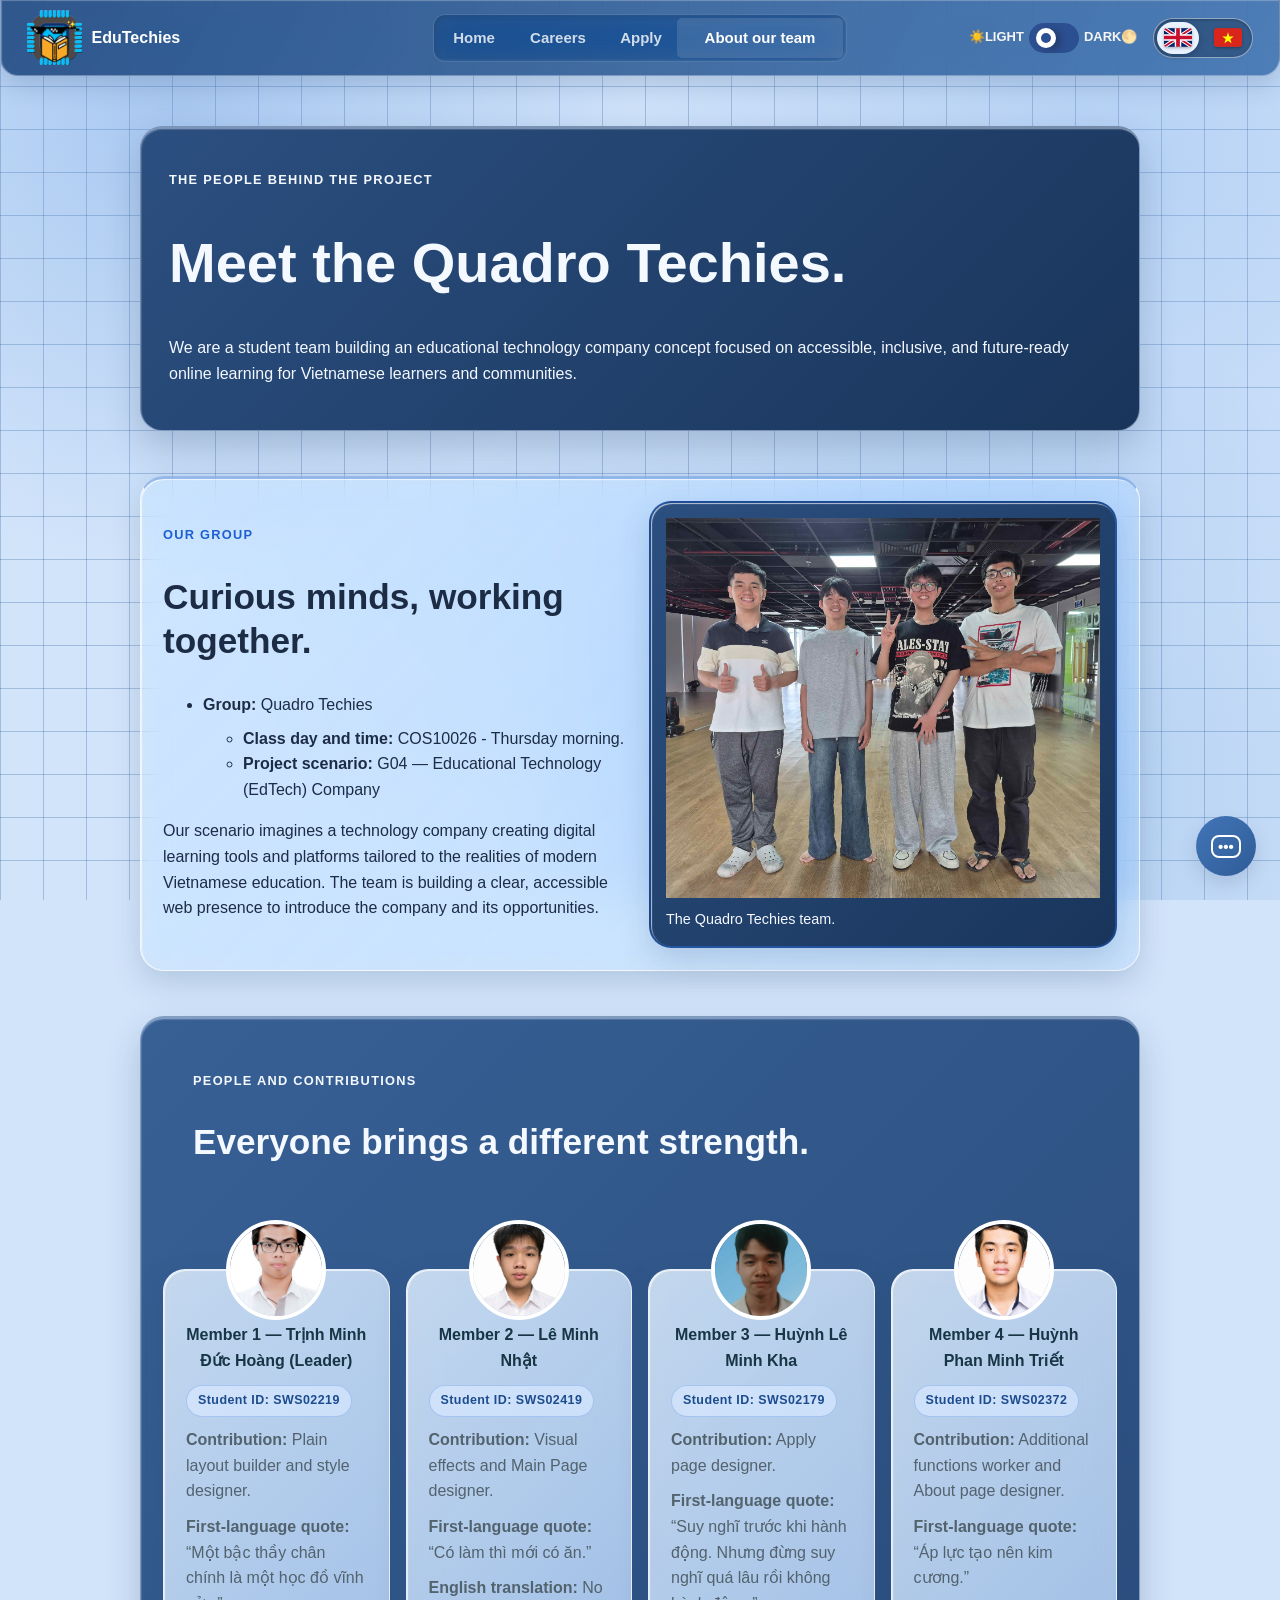
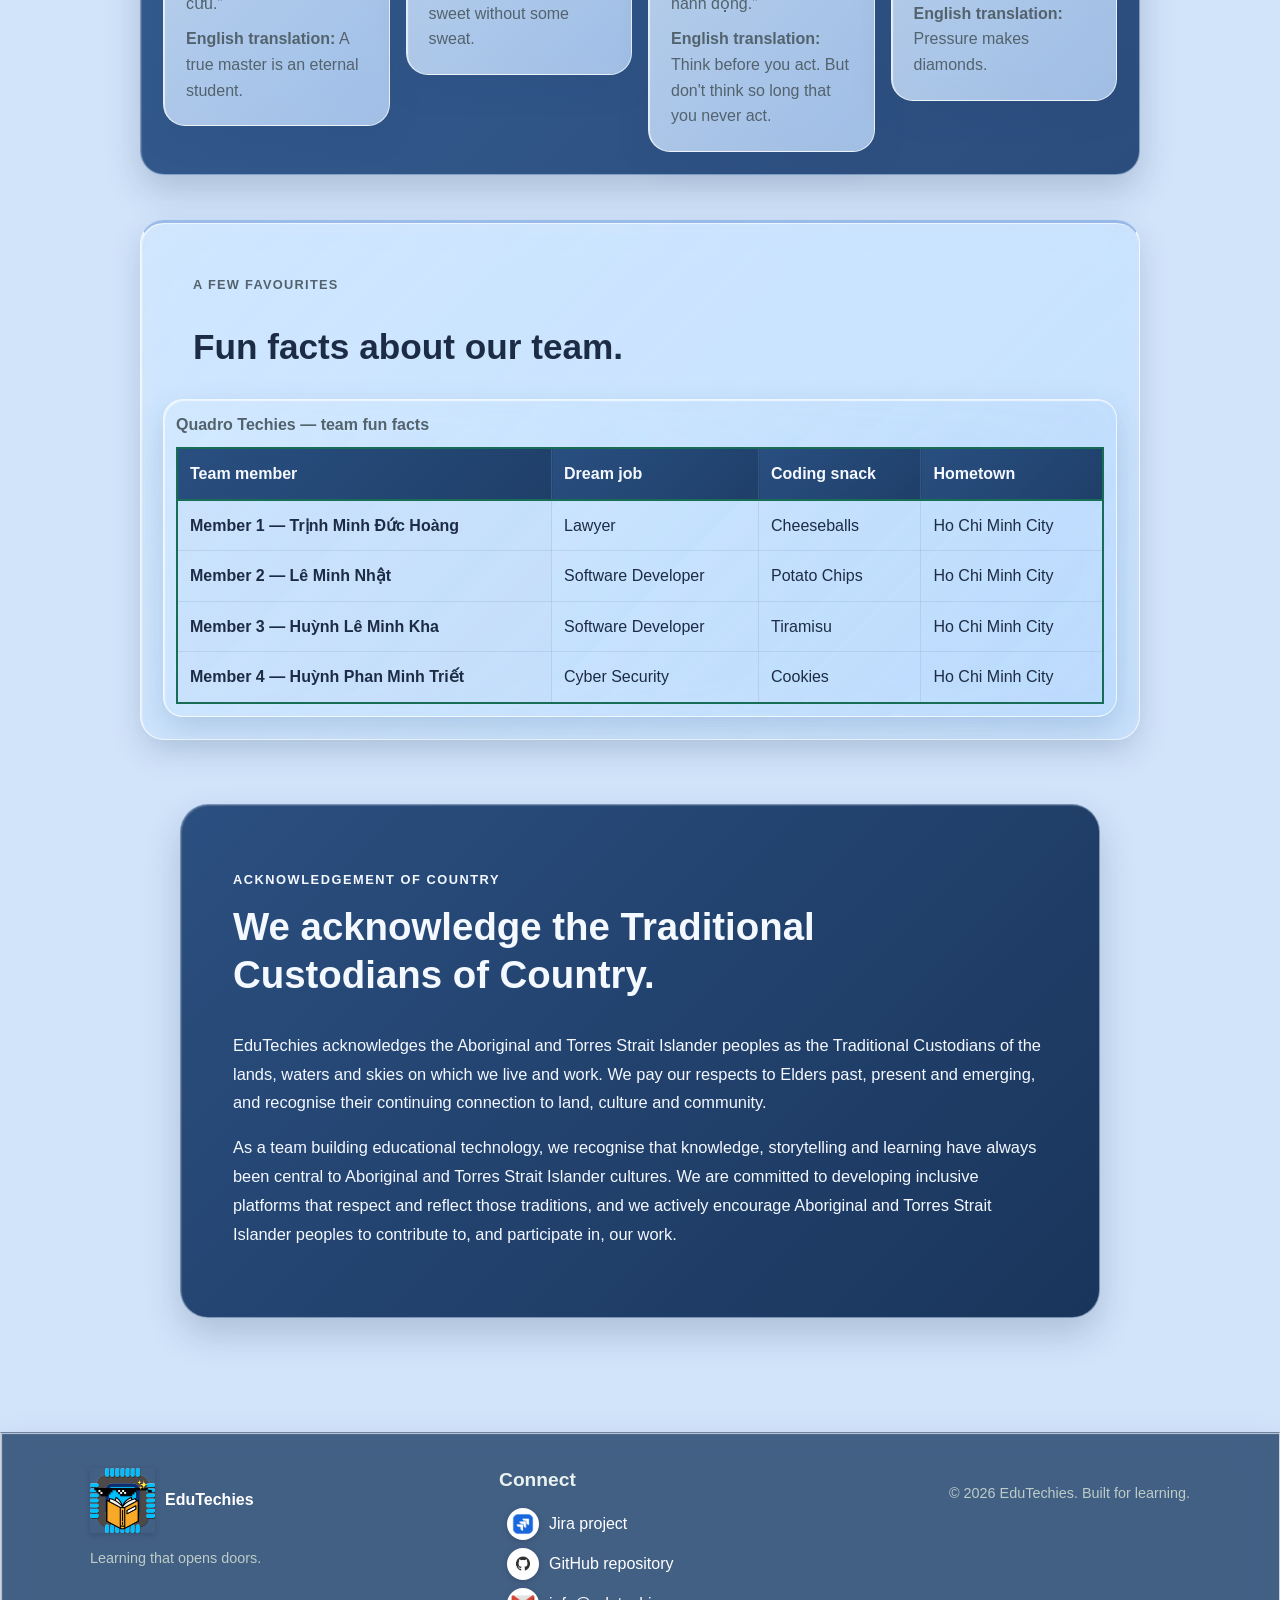
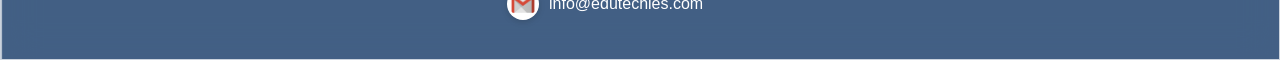
<file: eng/about.html>
﻿<!doctype html>
<html lang="en">
<head>
  <meta charset="utf-8">
  <meta name="viewport" content="width=device-width, initial-scale=1">
  <meta name="description" content="Meet the Quadro Techies team behind EduTechies.">
  <title>About our team | EduTechies</title>
  <link rel="stylesheet" href="../styles/styles.css">
  <link rel="stylesheet" href="../styles/styles_animation.css">
  <link rel="stylesheet" href="../styles/styles_darkmode.css">
  <style>
    .member-entry dt { color: #173544; }
  </style>
</head>
<body>
  <a class="skip-link" href="#main">Skip to main content</a>
  <header class="site-header glass-panel">
    <div class="header-inner">
      <a class="brand" href="index.html">
        <img src="../images/Logoweb.png" width="55" alt="EduTechies logo">
        <span class="brand-name">EduTechies</span>
      </a>
      <nav class="main-nav glass-panel" aria-label="Main navigation">
        <ul>
          <li><a href="index.html">Home</a></li>
          <li><a href="jobs.html">Careers</a></li>
          <li><a href="apply.html">Apply</a></li>
          <li><a aria-current="page" href="about.html">About our team</a></li>
        </ul>
      </nav>
      <div class="header-controls">
        <!-- Dark/Light mode switch button -->
        <div class="theme-switch-button">
          <span class="theme-text">☀️LIGHT</span>
          <input type="checkbox" id="theme-checkbox">
          <label for="theme-checkbox" class="theme-switch"></label>
          <span class="theme-text">DARK🌕</span>
        </div>
        <div class="language-switch" role="group" aria-label="Choose language">
          <span class="language-switch-thumb" aria-hidden="true"></span>
          <a class="language-option" href="about.html" lang="en" aria-label="English" aria-current="page"><svg xmlns="http://www.w3.org/2000/svg" viewBox="0 0 60 40" width="28" height="19" role="img" aria-hidden="true"><rect width="60" height="40" fill="#012169"/><path d="M0,0 L60,40 M60,0 L0,40" stroke="#fff" stroke-width="8"/><path d="M0,0 L60,40 M60,0 L0,40" stroke="#C8102E" stroke-width="4"/><path d="M30,0 V40 M0,20 H60" stroke="#fff" stroke-width="14"/><path d="M30,0 V40 M0,20 H60" stroke="#C8102E" stroke-width="8"/></svg></a>
          <a class="language-option" href="../vi/about.html" lang="vi" aria-label="Tiếng Việt"><svg xmlns="http://www.w3.org/2000/svg" viewBox="0 0 60 40" width="28" height="19" role="img" aria-hidden="true"><rect width="60" height="40" fill="#da251d"/><polygon points="30,9 32.9,18 42.3,18 35,23.4 37.6,32.5 30,27.2 22.4,32.5 25,23.4 17.7,18 27.1,18" fill="#ff0"/></svg></a>
        </div>
      </div>
    </div>
  </header>

  <main id="main" class="page-main">
    <header class="page-intro glass-panel">
      <p class="eyebrow">The people behind the project</p>
      <h1>Meet the Quadro Techies.</h1>
      <p>We are a student team building an educational technology company concept focused on accessible, inclusive, and future-ready online learning for Vietnamese learners and communities.</p>
    </header>

    <section class="about-section glass-panel team-overview">
      <div>
        <p class="eyebrow">Our group</p>
        <h2>Curious minds, working together.</h2>
        <ul class="nested-details">
          <li><strong>Group:</strong> Quadro Techies
            <ul>
              <li><strong>Class day and time:</strong> COS10026 - Thursday morning.</li>
              <li><strong>Project scenario:</strong> G04 — Educational Technology (EdTech) Company</li>
            </ul>
          </li>
        </ul>
        <p>Our scenario imagines a technology company creating digital learning tools and platforms tailored to the realities of modern Vietnamese education. The team is building a clear, accessible web presence to introduce the company and its opportunities.</p>
      </div>
      <figure class="team-figure glass-panel">
        <img src="../images/Team.jpg" width="720" height="460" alt="The four members of the Quadro Techies team">
        <figcaption>The Quadro Techies team.</figcaption>
      </figure>
    </section>

    <section class="about-section glass-panel">
      <div class="section-heading">
        <p class="eyebrow">People and contributions</p>
        <h2>Everyone brings a different strength.</h2><br>
      </div>
      <dl class="member-list">
        <div class="member-entry glass-panel">
          <dt><img class="member-photo" src="../images/Hoang.jpg" alt="Portrait of Trịnh Minh Đức Hoàng">Member 1 — Trịnh Minh Đức Hoàng (Leader)</dt>
          <dd class="student-id">Student ID: SWS02219</dd>
          <dd><strong>Contribution:</strong> Plain layout builder and style designer.</dd>
          <dd><strong>First-language quote:</strong> <q lang="es">Một bậc thầy chân chính là một học đồ vĩnh cửu.</q></dd>
          <dd><strong>English translation:</strong> A true master is an eternal student.</dd>
        </div>
        <div class="member-entry glass-panel">
          <dt><img class="member-photo" src="../images/Nhat.png" alt="Portrait of Lê Minh Nhật">Member 2 — Lê Minh Nhật</dt>
          <dd class="student-id">Student ID: SWS02419</dd>
          <dd><strong>Contribution:</strong> Visual effects and Main Page designer.</dd>
          <dd><strong>First-language quote:</strong> <q lang="vi">Có làm thì mới có ăn.</q></dd>
          <dd><strong>English translation:</strong> No sweet without some sweat.</dd>
        </div>
        <div class="member-entry glass-panel">
          <dt><img class="member-photo" src="../images/Kha.jpg" alt="Portrait of Huỳnh Lê Minh Kha">Member 3 — Huỳnh Lê Minh Kha</dt>
          <dd class="student-id">Student ID: SWS02179</dd>
          <dd><strong>Contribution:</strong> Apply page designer.</dd>
          <dd><strong>First-language quote:</strong> <q lang="vi">Suy nghĩ trước khi hành động. Nhưng đừng suy nghĩ quá lâu rồi không hành động.</q></dd>
          <dd><strong>English translation:</strong> Think before you act. But don't think so long that you never act.</dd>
        </div>
        <div class="member-entry glass-panel">
          <dt><img class="member-photo" src="../images/Triet.jpg" alt="Portrait of Huỳnh Phan Minh Triết">Member 4 — Huỳnh Phan Minh Triết</dt>
          <dd class="student-id">Student ID: SWS02372</dd>
          <dd><strong>Contribution:</strong> Additional functions worker and About page designer.</dd>
          <dd><strong>First-language quote:</strong> <q lang="it">Áp lực tạo nên kim cương.</q></dd>
          <dd><strong>English translation:</strong> Pressure makes diamonds.</dd>
        </div>
      </dl>
    </section>

    <section class="about-section glass-panel">
      <div class="section-heading">
        <p class="eyebrow">A few favourites</p>
        <h2>Fun facts about our team.</h2>
      </div>
      <div class="table-wrap glass-panel">
        <table class="facts-table" style="border-color: #176d56;">
          <caption>Quadro Techies — team fun facts</caption>
          <thead>
            <tr><th scope="col">Team member</th><th scope="col">Dream job</th><th scope="col">Coding snack</th><th scope="col">Hometown</th></tr>
          </thead>
          <tbody>
            <tr><th scope="row">Member 1 — Trịnh Minh Đức Hoàng</th><td>Lawyer</td><td>Cheeseballs</td><td>Ho Chi Minh City</td></tr>
            <tr><th scope="row">Member 2 — Lê Minh Nhật</th><td>Software Developer</td><td>Potato Chips</td><td>Ho Chi Minh City</td></tr>
            <tr><th scope="row">Member 3 — Huỳnh Lê Minh Kha</th><td>Software Developer</td><td>Tiramisu</td><td>Ho Chi Minh City</td></tr>
            <tr><th scope="row">Member 4 — Huỳnh Phan Minh Triết</th><td>Cyber Security</td><td>Cookies</td><td>Ho Chi Minh City</td></tr>
          </tbody>
        </table>
      </div>
    </section>

    <section class="country-note glass-panel" aria-labelledby="country-heading">
      <div class="country-note-inner">
        <p class="eyebrow">Acknowledgement of Country</p>
        <h2 id="country-heading">We acknowledge the Traditional Custodians of Country.</h2>
        <p>EduTechies acknowledges the Aboriginal and Torres Strait Islander peoples as the Traditional Custodians of the lands, waters and skies on which we live and work. We pay our respects to Elders past, present and emerging, and recognise their continuing connection to land, culture and community.</p>
        <p>As a team building educational technology, we recognise that knowledge, storytelling and learning have always been central to Aboriginal and Torres Strait Islander cultures. We are committed to developing inclusive platforms that respect and reflect those traditions, and we actively encourage Aboriginal and Torres Strait Islander peoples to contribute to, and participate in, our work.</p>
      </div>
    </section>
  </main>

  <footer class="site-footer glass-panel">
    <div class="footer-inner">
      <div>
        <a class="brand footer-brand" href="index.html"><img src="../images/Logoweb.png" width="65" alt="EduTechies logo"><span class="brand-name">EduTechies</span></a>
        <p class="footer-tagline">Learning that opens doors.</p>
      </div>
      <div>
        <h2 class="footer-heading">Connect</h2>
        <ul class="footer-links">
          <li><a href="https://student-team-qh8y65xe.atlassian.net/jira/software/projects/WEBPROJECT/boards/2/backlog" target="_blank" rel="noopener noreferrer"><img class="footpics" src="../images/jira-removebg-preview.png" alt="">Jira project</a></li>
          <li><a href="https://github.com/trinhminhduchoang/COS10026-Project" target="_blank" rel="noopener noreferrer"><img class="footpics" src="../images/png-clipart-github-computer-icons-logo-readme-github-logo-monochrome-removebg-preview.png" alt="">GitHub repository</a></li>
          <li><a href="mailto:info@edutechies.com"><img class="footpics" src="../images/google-gmail-envelope-vector-symbol-logo-icon-701751694791058rlo6laiga4-removebg-preview.png" alt="">info@edutechies.com</a></li>
        </ul>
      </div>
      <p class="copyright">© 2026 EduTechies. Built for learning.</p>
    </div>
  </footer>
  <details class="support-chat">
    <summary aria-label="Toggle support chat" title="Toggle support chat">
      <span class="support-chat-icon" aria-hidden="true">•••</span>
    </summary>
    <section class="support-chat-window glass-panel" aria-labelledby="support-chat-heading">
      <div class="support-chat-header glass-panel">
        <h2 id="support-chat-heading">EduTechies Support</h2>
        <p>How can we help?</p>
      </div>
      <div class="support-chat-message">
        <p>Thanks for reaching out. Send our team an email and we’ll be happy to help.</p>
        <a href="mailto:info@edutechies.com">Email Support</a>
      </div>
    </section>
  </details>
</body>
</html>
</file>
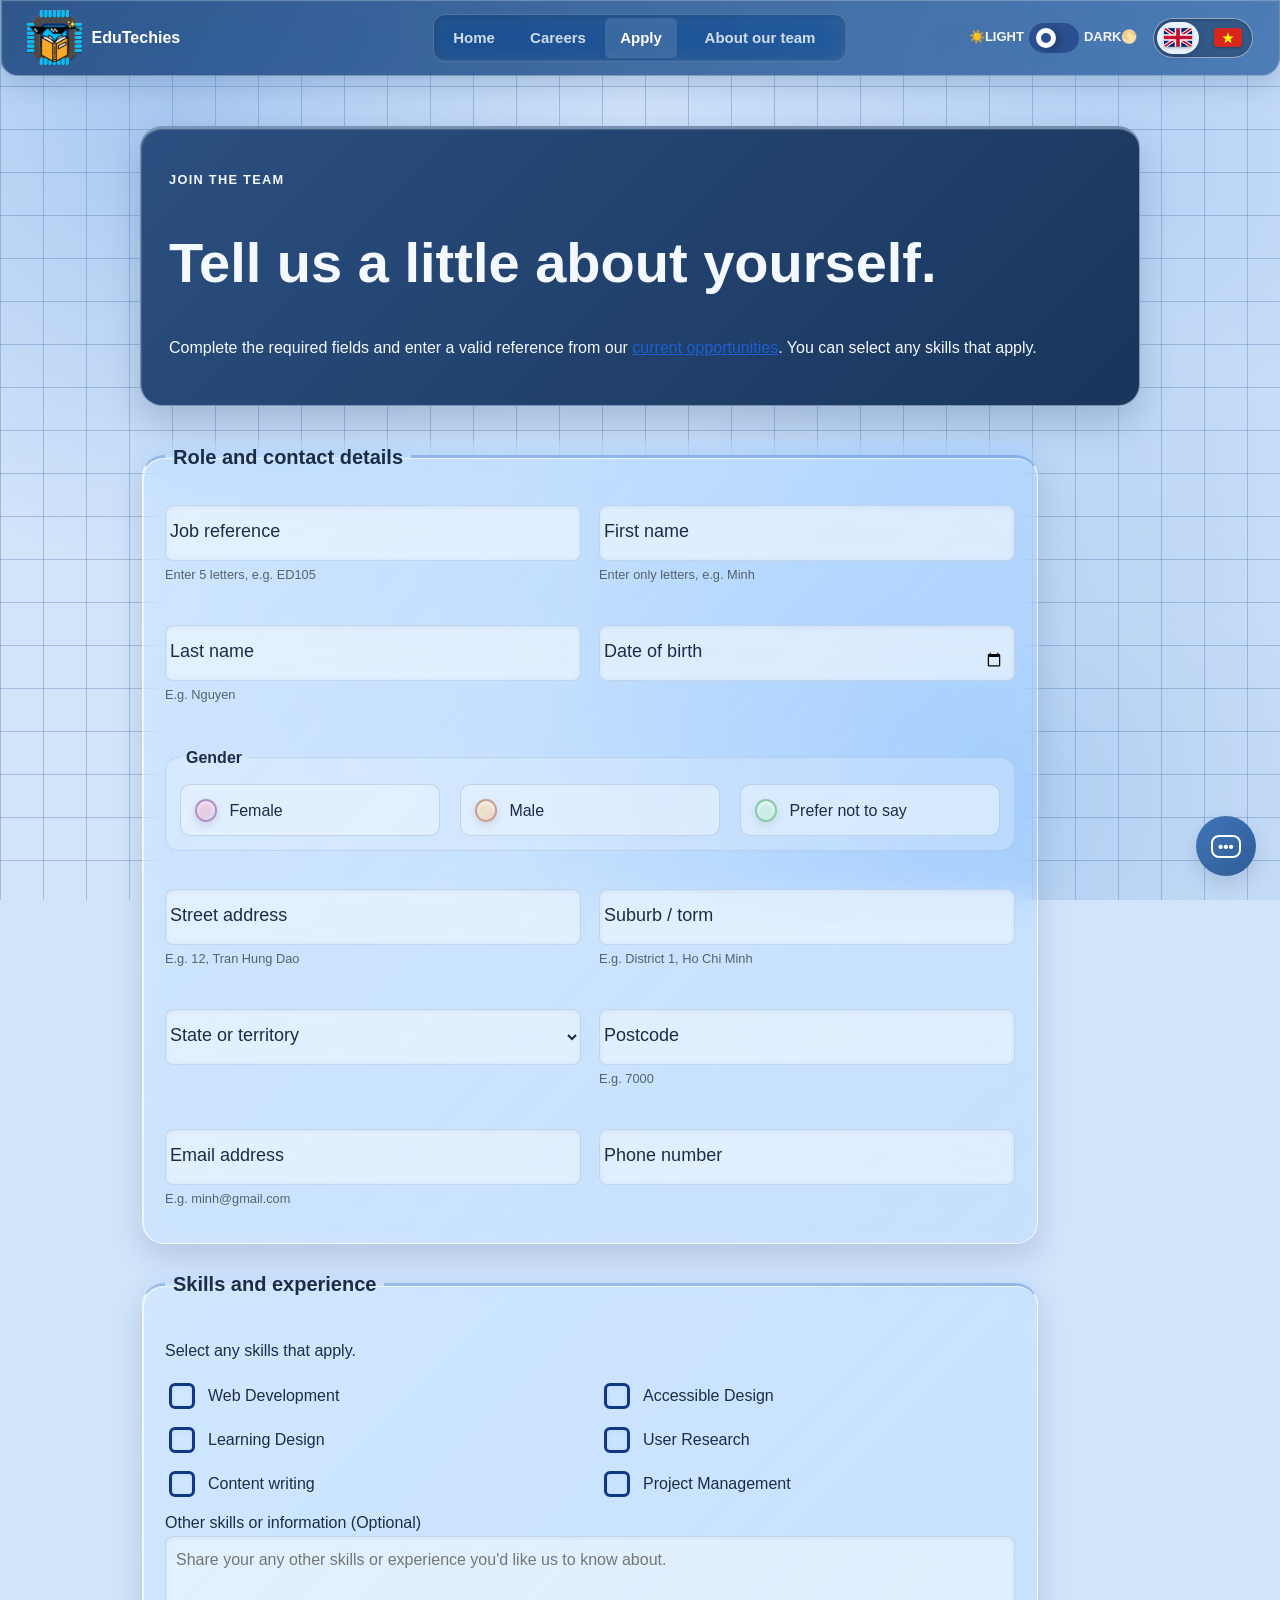
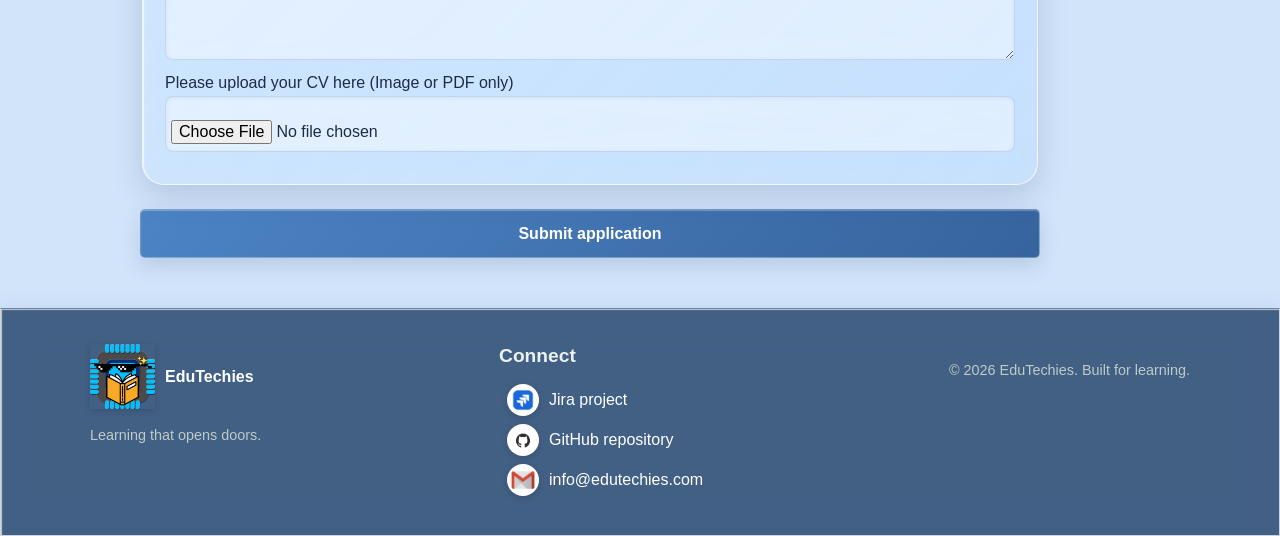
<file: eng/apply.html>
﻿<!doctype html>
<html lang="en-AU">
<head>
  <meta charset="utf-8">
  <meta name="viewport" content="width=device-width, initial-scale=1">
  <meta name="description" content="Apply for a role with EduTechies.">
  <title>Apply | EduTechies</title>
  <link rel="stylesheet" href="../styles/styles.css">
  <link rel="stylesheet" href="../styles/styles_animation.css">
  <link rel="stylesheet" href="../styles/styles_darkmode.css">
  <style>
    .application-form { max-width: 900px; }
  </style>
</head>
<body>
  <a class="skip-link" href="#main">Skip to main content</a>
  <header class="site-header glass-panel">
    <div class="header-inner">
      <a class="brand" href="index.html">
        <img src="../images/Logoweb.png" width="55" alt="EduTechies logo">
        <span class="brand-name">EduTechies</span>
      </a>
      <nav class="main-nav glass-panel" aria-label="Main navigation">
        <ul>
          <li><a href="index.html">Home</a></li>
          <li><a href="jobs.html">Careers</a></li>
          <li><a aria-current="page" href="apply.html">Apply</a></li>
          <li><a href="about.html">About our team</a></li>
        </ul>
      </nav>
      <div class="header-controls">
        <!-- Dark/Light mode switch button -->
        <div class="theme-switch-button">
          <span class="theme-text">☀️LIGHT</span>
          <input type="checkbox" id="theme-checkbox">
          <label for="theme-checkbox" class="theme-switch"></label>
          <span class="theme-text">DARK🌕</span>
        </div>
        <div class="language-switch" role="group" aria-label="Choose language">
          <span class="language-switch-thumb" aria-hidden="true"></span>
          <a class="language-option" href="apply.html" lang="en" aria-label="English" aria-current="page"><svg xmlns="http://www.w3.org/2000/svg" viewBox="0 0 60 40" width="28" height="19" role="img" aria-hidden="true"><rect width="60" height="40" fill="#012169"/><path d="M0,0 L60,40 M60,0 L0,40" stroke="#fff" stroke-width="8"/><path d="M0,0 L60,40 M60,0 L0,40" stroke="#C8102E" stroke-width="4"/><path d="M30,0 V40 M0,20 H60" stroke="#fff" stroke-width="14"/><path d="M30,0 V40 M0,20 H60" stroke="#C8102E" stroke-width="8"/></svg></a>
          <a class="language-option" href="../vi/apply.html" lang="vi" aria-label="Tiếng Việt"><svg xmlns="http://www.w3.org/2000/svg" viewBox="0 0 60 40" width="28" height="19" role="img" aria-hidden="true"><rect width="60" height="40" fill="#da251d"/><polygon points="30,9 32.9,18 42.3,18 35,23.4 37.6,32.5 30,27.2 22.4,32.5 25,23.4 17.7,18 27.1,18" fill="#ff0"/></svg></a>
        </div>
      </div>

    </div>
  </header>

  <main id="main" class="page-main">
    <header class="page-intro glass-panel">
      <p class="eyebrow">Join the team</p>
      <h1>Tell us a little about yourself.</h1>
      <p>Complete the required fields and enter a valid reference from our <a href="jobs.html">current opportunities</a>. You can select any skills that apply.</p>
    </header>

    <form class="application-form" action="https://mercury.swin.edu.au/it000000/formtest.php" method="post" style="margin-top: 20px;">
      
      <fieldset class="form-section glass-panel">

        <legend>Role and contact details</legend>

        <div class="form-grid">

          <div class="form-field reference-field">
            <input class="form-input" id="job-reference" name="jobReference" type="text" pattern="[A-Za-z0-9]{5}" title="Enter exactly five letters or numbers." maxlength="5" autocomplete="off" placeholder=" " required>
            <label class="form-label" for="job-reference">
              <span class="form-label-char" style="--index: 0">J</span>
              <span class="form-label-char" style="--index: 1">o</span>
              <span class="form-label-char" style="--index: 2">b</span>
              <span class="form-label-char" style="--index: 3">&nbsp;</span>
              <span class="form-label-char" style="--index: 4">r</span>
              <span class="form-label-char" style="--index: 5">e</span>
              <span class="form-label-char" style="--index: 6">f</span>
              <span class="form-label-char" style="--index: 7">e</span>
              <span class="form-label-char" style="--index: 8">r</span>
              <span class="form-label-char" style="--index: 9">e</span>
              <span class="form-label-char" style="--index: 10">n</span>
              <span class="form-label-char" style="--index: 11">c</span>
              <span class="form-label-char" style="--index: 12">e</span>
            </label>
            <small>Enter 5 letters, e.g. ED105</small>
          </div>

          <div class="form-field">
            <input class="form-input" id="first-name" name="firstName" type="text" pattern="[A-Za-z]{1,20}" title="Use 1 to 20 letters only." maxlength="20" autocomplete="given-name" required>
            <label class="form-label" for="first-name">
              <span class="form-label-char" style="--index: 0">F</span>
              <span class="form-label-char" style="--index: 1">i</span>
              <span class="form-label-char" style="--index: 2">r</span>
              <span class="form-label-char" style="--index: 3">s</span>
              <span class="form-label-char" style="--index: 4">t</span>
              <span class="form-label-char" style="--index: 5">&nbsp;</span>
              <span class="form-label-char" style="--index: 6">n</span>
              <span class="form-label-char" style="--index: 7">a</span>
              <span class="form-label-char" style="--index: 8">m</span>
              <span class="form-label-char" style="--index: 9">e</span>
            </label>
            <small>Enter only letters, e.g. Minh</small>
          </div>

          <div class="form-field">
            <input class="form-input" id="last-name" name="lastName" type="text" pattern="[A-Za-z]{1,20}" title="Use 1 to 20 letters only." maxlength="20" autocomplete="family-name" required>
            <label class="form-label" for="last-name">
              <span class="form-label-char" style="--index: 0">L</span>
              <span class="form-label-char" style="--index: 1">a</span>
              <span class="form-label-char" style="--index: 2">s</span>
              <span class="form-label-char" style="--index: 3">t</span>
              <span class="form-label-char" style="--index: 4">&nbsp;</span>
              <span class="form-label-char" style="--index: 5">n</span>
              <span class="form-label-char" style="--index: 6">a</span>
              <span class="form-label-char" style="--index: 7">m</span>
              <span class="form-label-char" style="--index: 8">e</span>
            </label>
            <small>E.g. Nguyen</small>
          </div>

          <div class="form-field">
            <input class="form-input" id="date-of-birth" name="dateOfBirth" type="date" title="Enter a date in dd/mm/yyyy format." required>
            <label class="form-label" for="date-of-birth">
              <span class="form-label-char" style="--index: 0">D</span>
              <span class="form-label-char" style="--index: 1">a</span>
              <span class="form-label-char" style="--index: 2">t</span>
              <span class="form-label-char" style="--index: 3">e</span>
              <span class="form-label-char" style="--index: 4">&nbsp;</span>
              <span class="form-label-char" style="--index: 5">o</span>
              <span class="form-label-char" style="--index: 6">f</span>
              <span class="form-label-char" style="--index: 7">&nbsp;</span>
              <span class="form-label-char" style="--index: 8">b</span>
              <span class="form-label-char" style="--index: 9">i</span>
              <span class="form-label-char" style="--index: 10">r</span>
              <span class="form-label-char" style="--index: 11">t</span>
              <span class="form-label-char" style="--index: 12">h</span>
            </label>
          </div>

          <fieldset class="form-field gender-field">
            <legend>Gender</legend>
            <div class="choice-row radio-group">
              <label class="liquid-radio variant-lavender">
                <input type="radio" name="gender" value="female" required>
                <span class="radio-visual" aria-hidden="true"></span>
                <span class="radio-label">Female</span>
              </label>
              <label class="liquid-radio variant-coral">
                <input type="radio" name="gender" value="male">
                <span class="radio-visual" aria-hidden="true"></span>
                <span class="radio-label">Male</span>
              </label>
              <label class="liquid-radio variant-mint">
                <input type="radio" name="gender" value="prefer-not-to-say">
                <span class="radio-visual" aria-hidden="true"></span>
                <span class="radio-label">Prefer not to say</span>
              </label>
            </div>
          </fieldset>

          <div class="form-field">
            <input class="form-input" id="street-address" name="streetAddress" type="text" maxlength="40" autocomplete="street-address" required>
            <label class="form-label" for="street-address">
              <span class="form-label-char" style="--index: 0">S</span>
              <span class="form-label-char" style="--index: 1">t</span>
              <span class="form-label-char" style="--index: 2">r</span>
              <span class="form-label-char" style="--index: 3">e</span>
              <span class="form-label-char" style="--index: 4">e</span>
              <span class="form-label-char" style="--index: 5">t</span>
              <span class="form-label-char" style="--index: 6">&nbsp;</span>
              <span class="form-label-char" style="--index: 7">a</span>
              <span class="form-label-char" style="--index: 8">d</span>
              <span class="form-label-char" style="--index: 9">d</span>
              <span class="form-label-char" style="--index: 10">r</span>
              <span class="form-label-char" style="--index: 11">e</span>
              <span class="form-label-char" style="--index: 12">s</span>
              <span class="form-label-char" style="--index: 13">s</span>
            </label>
            <small>E.g. 12, Tran Hung Dao</small>
          </div>

          <div class="form-field">
            <input class="form-input" id="suburb" name="suburb" type="text" maxlength="40" autocomplete="address-level2" required>
            <label class="form-label" for="suburb">
              <span class="form-label-char" style="--index: 0">S</span>
              <span class="form-label-char" style="--index: 1">u</span>
              <span class="form-label-char" style="--index: 2">b</span>
              <span class="form-label-char" style="--index: 3">u</span>
              <span class="form-label-char" style="--index: 4">r</span>
              <span class="form-label-char" style="--index: 5">b</span>
              <span class="form-label-char" style="--index: 6">&nbsp;</span>
              <span class="form-label-char" style="--index: 7">/</span>
              <span class="form-label-char" style="--index: 8">&nbsp;</span>
              <span class="form-label-char" style="--index: 9">t</span>
              <span class="form-label-char" style="--index: 10">o</span>
              <span class="form-label-char" style="--index: 11">r</span>
              <span class="form-label-char" style="--index: 12">m</span>
            </label>
            <small>E.g. District 1, Ho Chi Minh</small>
          </div>

          <div class="form-field">
            <select class="form-select form-input" id="state" name="state" autocomplete="address-level1" required>
              <option value="" selected disabled></option>
              <option value="VIC">VIC</option><option value="NSW">NSW</option>
              <option value="QLD">QLD</option><option value="NT">NT</option>
              <option value="WA">WA</option><option value="SA">SA</option>
              <option value="TAS">TAS</option><option value="ACT">ACT</option>
            </select>
            <label class="form-label form-select-label" for="state">State or territory</label>
          </div>

          <div class="form-field">
            <input class="form-input" id="postcode" name="postcode" type="text" inputmode="numeric" pattern="[0-9]{4}" title="Enter exactly four digits." maxlength="4" autocomplete="postal-code" required>
            <label class="form-label" for="postcode">
              <span class="form-label-char" style="--index: 0">P</span>
              <span class="form-label-char" style="--index: 1">o</span>
              <span class="form-label-char" style="--index: 2">s</span>
              <span class="form-label-char" style="--index: 3">t</span>
              <span class="form-label-char" style="--index: 4">c</span>
              <span class="form-label-char" style="--index: 5">o</span>
              <span class="form-label-char" style="--index: 6">d</span>
              <span class="form-label-char" style="--index: 7">e</span>
            </label>
            <small>E.g. 7000</small>

          </div>
          <div class="form-field">
            <input class="form-input" id="email" name="email" type="email" autocomplete="email" required>
            <label class="form-label" for="email">
              <span class="form-label-char" style="--index: 0">E</span>
              <span class="form-label-char" style="--index: 1">m</span>
              <span class="form-label-char" style="--index: 2">a</span>
              <span class="form-label-char" style="--index: 3">i</span>
              <span class="form-label-char" style="--index: 4">l</span>
              <span class="form-label-char" style="--index: 5">&nbsp;</span>
              <span class="form-label-char" style="--index: 6">a</span>
              <span class="form-label-char" style="--index: 7">d</span>
              <span class="form-label-char" style="--index: 8">d</span>
              <span class="form-label-char" style="--index: 9">r</span>
              <span class="form-label-char" style="--index: 10">e</span>
              <span class="form-label-char" style="--index: 11">s</span>
              <span class="form-label-char" style="--index: 12">s</span>
            </label>
            <small>E.g. minh@gmail.com</small>
          </div>

          <div class="form-field">
            <input class="form-input" id="phone" name="phone" type="tel" inputmode="numeric" pattern="[0-9]{8,12}" title="Enter 8 to 12 digits, with no spaces or symbols." maxlength="12" autocomplete="tel" required>
            <label class="form-label" for="phone">
              <span class="form-label-char" style="--index: 0">P</span>
              <span class="form-label-char" style="--index: 1">h</span>
              <span class="form-label-char" style="--index: 2">o</span>
              <span class="form-label-char" style="--index: 3">n</span>
              <span class="form-label-char" style="--index: 4">e</span>
              <span class="form-label-char" style="--index: 5">&nbsp;</span>
              <span class="form-label-char" style="--index: 6">n</span>
              <span class="form-label-char" style="--index: 7">u</span>
              <span class="form-label-char" style="--index: 8">m</span>
              <span class="form-label-char" style="--index: 9">b</span>
              <span class="form-label-char" style="--index: 10">e</span>
              <span class="form-label-char" style="--index: 11">r</span>
            </label>
          </div>
        </div>
      </fieldset>

      <fieldset class="form-section glass-panel skill-fieldset">
        <legend>Skills and experience</legend>
        <p class="field-hint">Select any skills that apply.</p>

        <div class="skill-grid">
          
          <label for="web"><input type="checkbox" id="web" name="skills" value="web-development">Web Development</label>

          <label for="access-des"><input type="checkbox" id="access-des" name="skills" value="accessible-design">Accessible Design</label>

          <label for="learn-des"><input type="checkbox" id="learn-des" name="skills" value="learning-design">Learning Design</label>

          <label for="user"><input type="checkbox" id="user" name="skills" value="user-research">User Research</label>

          <label for="content"><input type="checkbox" id="content" name="skills" value="content-writing">Content writing</label>

          <label for="project"><input type="checkbox" id="project" name="skills" value="project-management">Project Management</label>

        </div>

        <div class="form-field">
          <label for="other-skills">
            Other skills or information &lpar;Optional&rpar;</label>
          <textarea class="form-input form-textarea" id="other-skills" name="otherSkills" rows="4"  placeholder="Share your any other skills or experience you'd like us to know about."></textarea>
        </div>

        <div class="form-field">
          <label for="cv-upload">Please upload your CV here &#40;Image or PDF only&#41; </label>
          <input type="file" id="cv-upload" name="cv" accept=".pdf, image/*" >
        </div>
      </fieldset>

      <button class="button button-primary submit-button" type="submit">Submit application</button>
    </form>
  </main>

  <footer class="site-footer glass-panel">
    <div class="footer-inner">
      <div>
        <a class="brand footer-brand" href="index.html"><img src="../images/Logoweb.png" width="65" alt="EduTechies logo"><span class="brand-name">EduTechies</span></a>
        <p class="footer-tagline">Learning that opens doors.</p>
      </div>
      <div>
        <h2 class="footer-heading">Connect</h2>
        <ul class="footer-links">
          <li><a href="https://student-team-qh8y65xe.atlassian.net/jira/software/projects/WEBPROJECT/boards/2/backlog" target="_blank" rel="noopener noreferrer"><img class="footpics" src="../images/jira-removebg-preview.png" alt="">Jira project</a></li>
          <li><a href="https://github.com/trinhminhduchoang/COS10026-Project" target="_blank" rel="noopener noreferrer"><img class="footpics" src="../images/png-clipart-github-computer-icons-logo-readme-github-logo-monochrome-removebg-preview.png" alt="">GitHub repository</a></li>
          <li><a href="mailto:info@edutechies.com"><img class="footpics" src="../images/google-gmail-envelope-vector-symbol-logo-icon-701751694791058rlo6laiga4-removebg-preview.png" alt="">info@edutechies.com</a></li>
        </ul>
      </div>
      <p class="copyright">© 2026 EduTechies. Built for learning.</p>
    </div>
  </footer>
  <details class="support-chat">
    <summary aria-label="Toggle support chat" title="Toggle support chat">
      <span class="support-chat-icon" aria-hidden="true">•••</span>
    </summary>
    <section class="support-chat-window glass-panel" aria-labelledby="support-chat-heading">
      <div class="support-chat-header glass-panel">
        <h2 id="support-chat-heading">EduTechies Support</h2>
        <p>How can we help?</p>
      </div>
      <div class="support-chat-message">
        <p>Thanks for reaching out. Send our team an email and we’ll be happy to help.</p>
        <a href="mailto:info@edutechies.com">Email Support</a>
      </div>
    </section>
  </details>
</body>
</html>
</file>
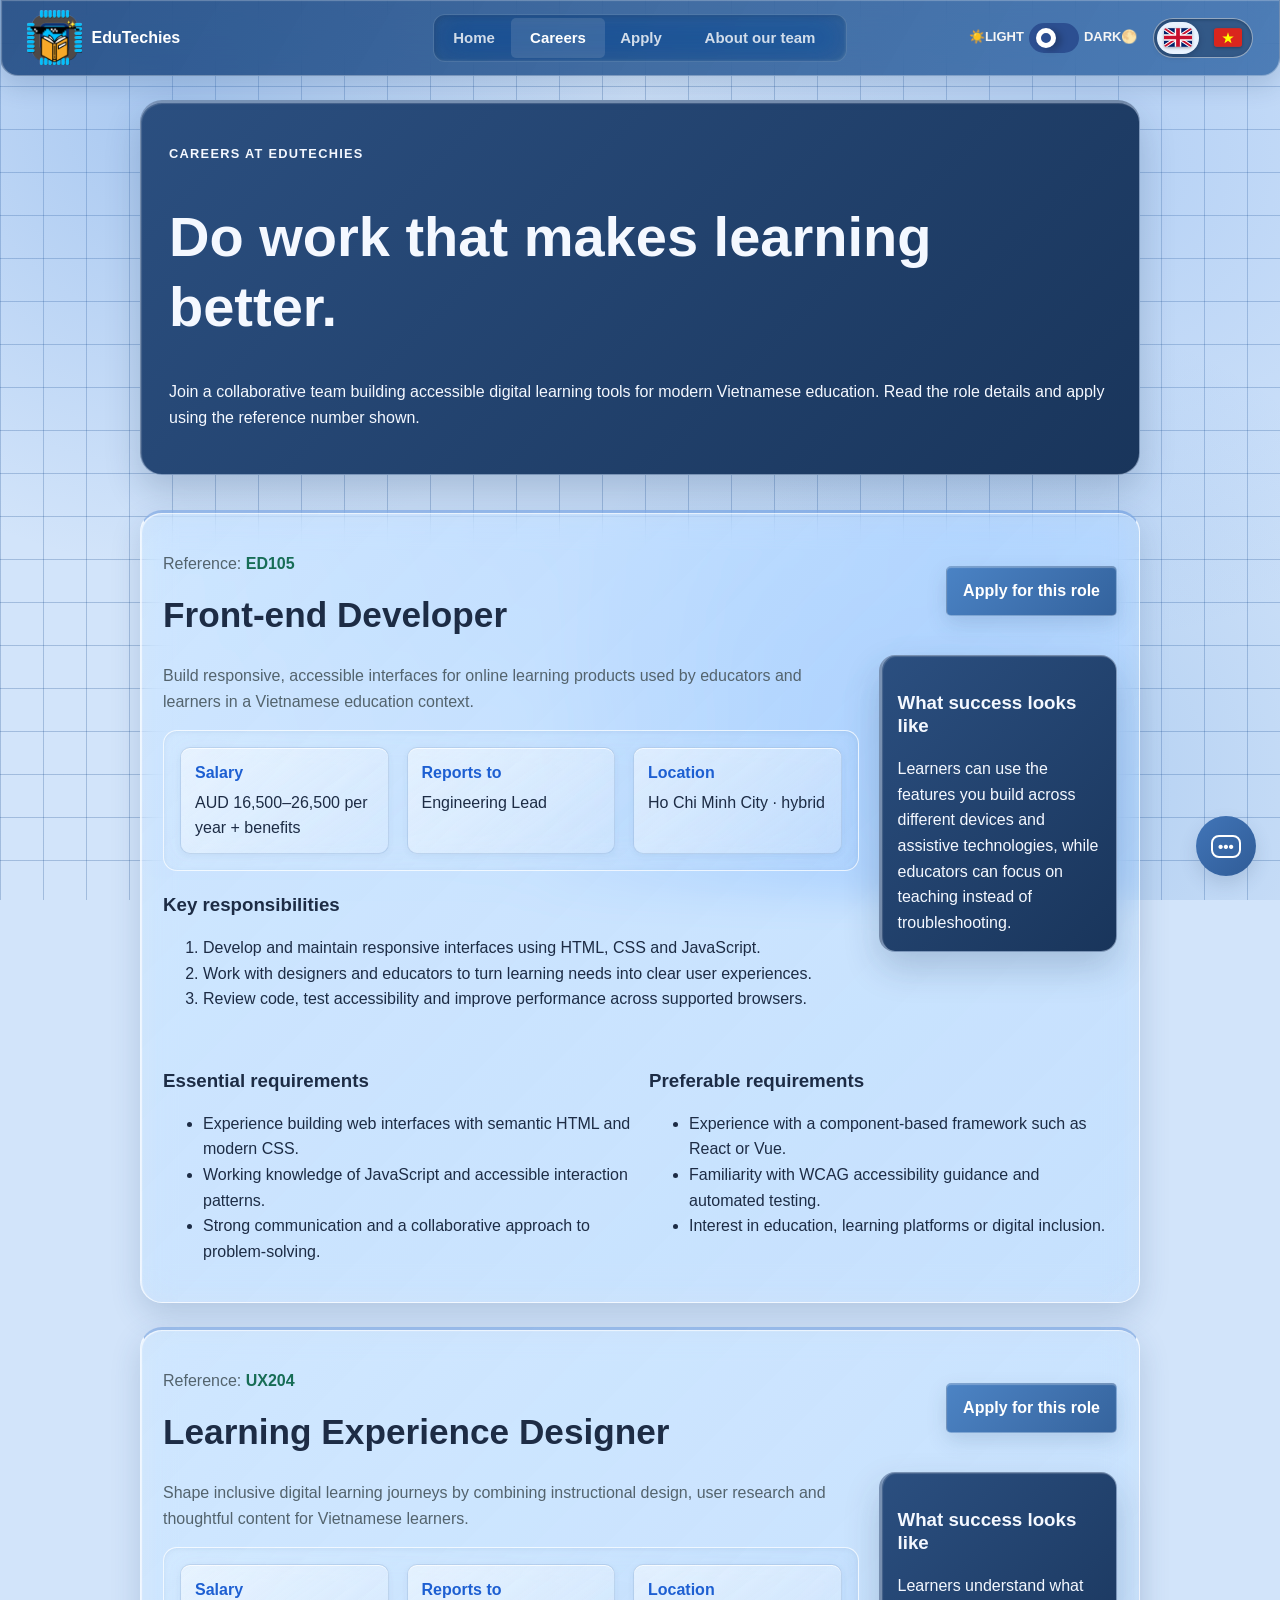
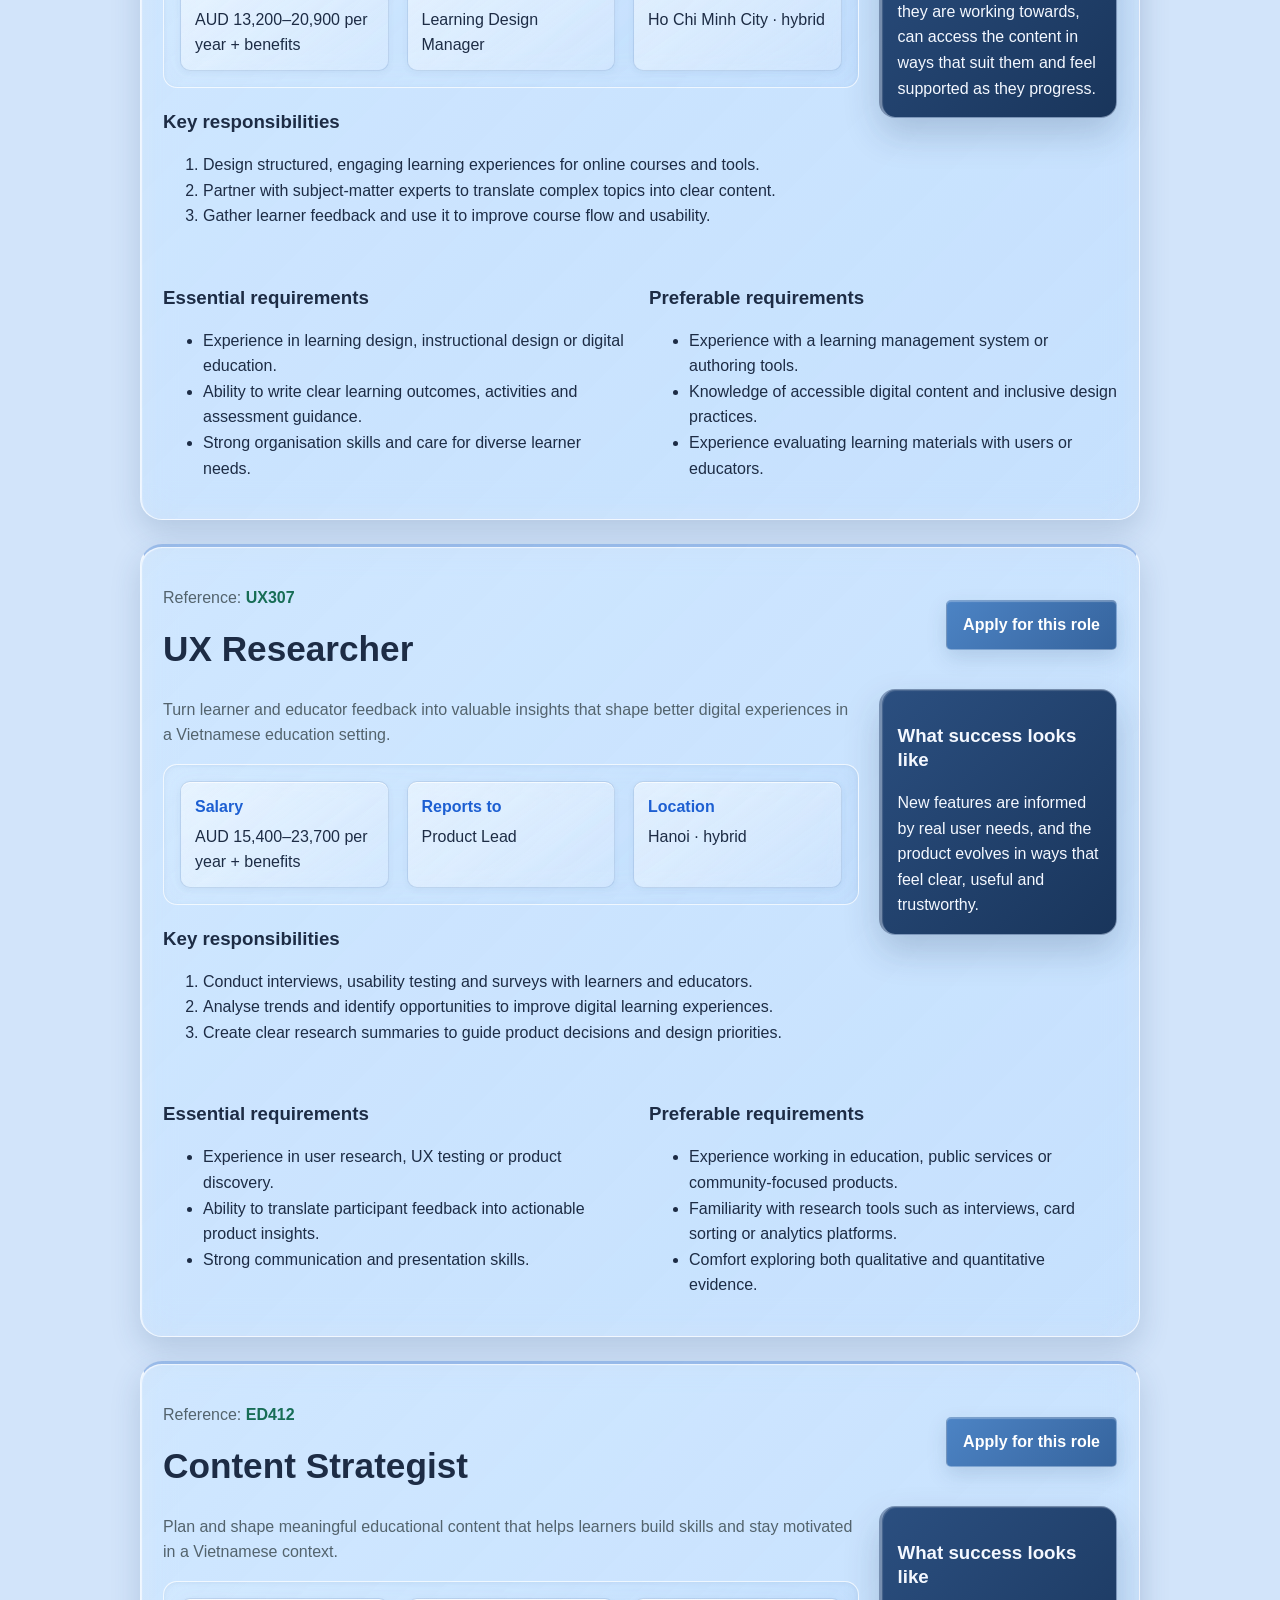
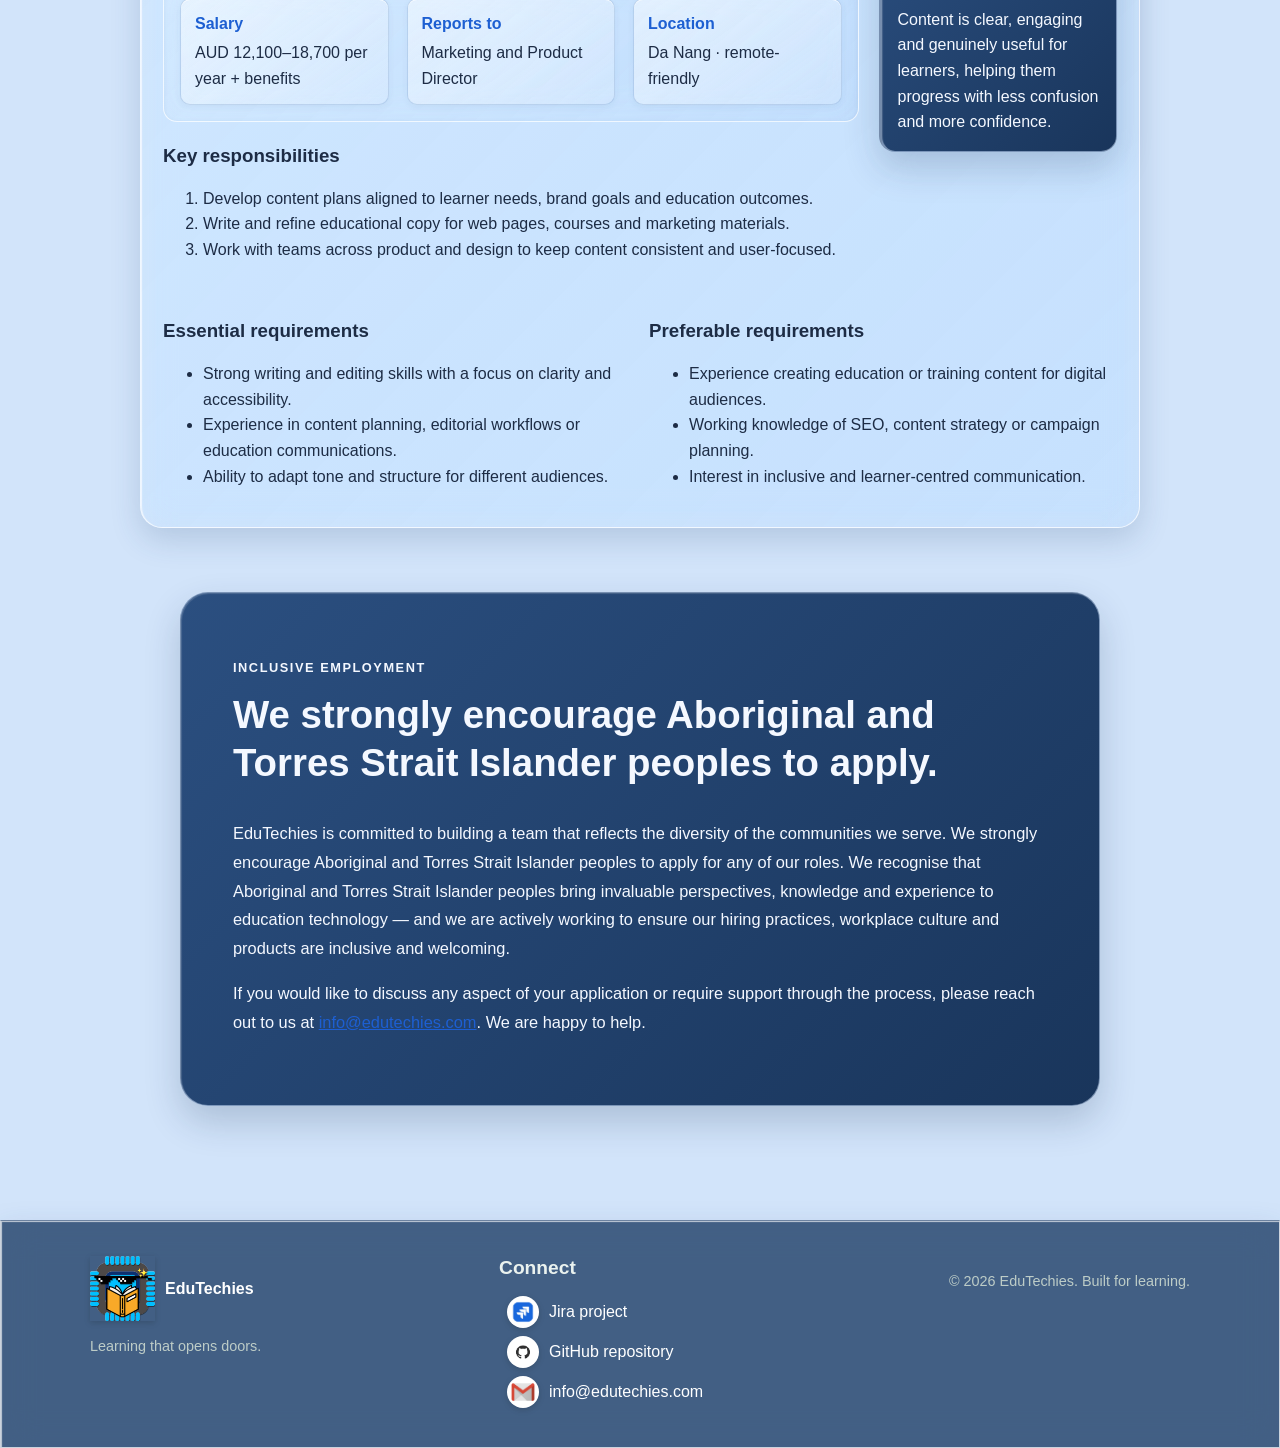
<file: eng/jobs.html>
﻿<!doctype html>
<html lang="en-AU">
<head>
  <meta charset="utf-8">
  <meta name="viewport" content="width=device-width, initial-scale=1">
  <meta name="description" content="Explore software and learning design careers at EduTechies.">
  <title>Careers | EduTechies</title>
  <link rel="stylesheet" href="../styles/styles.css">
  <link rel="stylesheet" href="../styles/styles_animation.css">
  <link rel="stylesheet" href="../styles/styles_darkmode.css">
  <style>
    .job-reference strong { color: #176d56; }
  </style>
</head>
<body>
  <a class="skip-link" href="#main">Skip to main content</a>
  <header class="site-header glass-panel">
    <div class="header-inner">
      <a class="brand" href="index.html">
        <img src="../images/Logoweb.png" width="55" alt="EduTechies logo">
        <span class="brand-name">EduTechies</span>
      </a>
      <nav class="main-nav glass-panel" aria-label="Main navigation">
        <ul>
          <li><a href="index.html">Home</a></li>
          <li><a aria-current="page" href="jobs.html">Careers</a></li>
          <li><a href="apply.html">Apply</a></li>
          <li><a href="about.html">About our team</a></li>
        </ul>
      </nav>
      <div class="header-controls">
        <!-- Dark/Light mode switch button -->
        <div class="theme-switch-button">
          <span class="theme-text">☀️LIGHT</span>
          <input type="checkbox" id="theme-checkbox">
          <label for="theme-checkbox" class="theme-switch"></label>
          <span class="theme-text">DARK🌕</span>
        </div>
        <div class="language-switch" role="group" aria-label="Choose language">
          <span class="language-switch-thumb" aria-hidden="true"></span>
          <a class="language-option" href="jobs.html" lang="en" aria-label="English" aria-current="page"><svg xmlns="http://www.w3.org/2000/svg" viewBox="0 0 60 40" width="28" height="19" role="img" aria-hidden="true"><rect width="60" height="40" fill="#012169"/><path d="M0,0 L60,40 M60,0 L0,40" stroke="#fff" stroke-width="8"/><path d="M0,0 L60,40 M60,0 L0,40" stroke="#C8102E" stroke-width="4"/><path d="M30,0 V40 M0,20 H60" stroke="#fff" stroke-width="14"/><path d="M30,0 V40 M0,20 H60" stroke="#C8102E" stroke-width="8"/></svg></a>
          <a class="language-option" href="../vi/jobs.html" lang="vi" aria-label="Tiếng Việt"><svg xmlns="http://www.w3.org/2000/svg" viewBox="0 0 60 40" width="28" height="19" role="img" aria-hidden="true"><rect width="60" height="40" fill="#da251d"/><polygon points="30,9 32.9,18 42.3,18 35,23.4 37.6,32.5 30,27.2 22.4,32.5 25,23.4 17.7,18 27.1,18" fill="#ff0"/></svg></a>
        </div>
      </div>
    </div>
  </header>

  <main id="main" class="page-main" style="padding-top: 24px;">
    <header class="page-intro glass-panel">
      <p class="eyebrow">Careers at EduTechies</p>
      <h1>Do work that makes learning better.</h1>
      <p>Join a collaborative team building accessible digital learning tools for modern Vietnamese education. Read the role details and apply using the reference number shown.</p>
    </header>
    <div class="job-list">
      <article class="job-card glass-panel" aria-labelledby="job-dev-title">
        <header class="job-card-header">
          <div>
            <p class="job-reference">Reference: <strong>ED105</strong></p>
            <h2 id="job-dev-title">Front-end Developer</h2>
          </div>
          <a class="button button-primary" href="apply.html">Apply for this role</a>
        </header>
        <aside class="job-aside glass-panel blue-panel">
          <h3>What success looks like</h3>
          <p>Learners can use the features you build across different devices and assistive technologies, while educators can focus on teaching instead of troubleshooting.</p>
        </aside>
        <p class="job-summary">Build responsive, accessible interfaces for online learning products used by educators and learners in a Vietnamese education context.</p>
        <dl class="job-facts glass-panel">
          <div><dt>Salary</dt><dd>AUD 16,500–26,500 per year + benefits</dd></div>
          <div><dt>Reports to</dt><dd>Engineering Lead</dd></div>
          <div><dt>Location</dt><dd>Ho Chi Minh City · hybrid</dd></div>
        </dl>
        <section class="job-section">
          <h3>Key responsibilities</h3>
          <ol>
            <li>Develop and maintain responsive interfaces using HTML, CSS and JavaScript.</li>
            <li>Work with designers and educators to turn learning needs into clear user experiences.</li>
            <li>Review code, test accessibility and improve performance across supported browsers.</li>
          </ol>
        </section>
        <div class="requirements-grid">
          <section class="job-section">
            <h3>Essential requirements</h3>
            <ul>
              <li>Experience building web interfaces with semantic HTML and modern CSS.</li>
              <li>Working knowledge of JavaScript and accessible interaction patterns.</li>
              <li>Strong communication and a collaborative approach to problem-solving.</li>
            </ul>
          </section>
          <section class="job-section">
            <h3>Preferable requirements</h3>
            <ul>
              <li>Experience with a component-based framework such as React or Vue.</li>
              <li>Familiarity with WCAG accessibility guidance and automated testing.</li>
              <li>Interest in education, learning platforms or digital inclusion.</li>
            </ul>
          </section>
        </div>
      </article>

      <article class="job-card glass-panel" aria-labelledby="job-design-title">
        <header class="job-card-header">
          <div>
            <p class="job-reference">Reference: <strong>UX204</strong></p>
            <h2 id="job-design-title">Learning Experience Designer</h2>
          </div>
          <a class="button button-primary" href="apply.html">Apply for this role</a>
        </header>
        <aside class="job-aside glass-panel blue-panel">
          <h3>What success looks like</h3>
          <p>Learners understand what they are working towards, can access the content in ways that suit them and feel supported as they progress.</p>
        </aside>
        <p class="job-summary">Shape inclusive digital learning journeys by combining instructional design, user research and thoughtful content for Vietnamese learners.</p>
        <dl class="job-facts glass-panel">
          <div><dt>Salary</dt><dd>AUD 13,200–20,900 per year + benefits</dd></div>
          <div><dt>Reports to</dt><dd>Learning Design Manager</dd></div>
          <div><dt>Location</dt><dd>Ho Chi Minh City · hybrid</dd></div>
        </dl>
        <section class="job-section">
          <h3>Key responsibilities</h3>
          <ol>
            <li>Design structured, engaging learning experiences for online courses and tools.</li>
            <li>Partner with subject-matter experts to translate complex topics into clear content.</li>
            <li>Gather learner feedback and use it to improve course flow and usability.</li>
          </ol>
        </section>
        <div class="requirements-grid">
          <section class="job-section">
            <h3>Essential requirements</h3>
            <ul>
              <li>Experience in learning design, instructional design or digital education.</li>
              <li>Ability to write clear learning outcomes, activities and assessment guidance.</li>
              <li>Strong organisation skills and care for diverse learner needs.</li>
            </ul>
          </section>
          <section class="job-section">
            <h3>Preferable requirements</h3>
            <ul>
              <li>Experience with a learning management system or authoring tools.</li>
              <li>Knowledge of accessible digital content and inclusive design practices.</li>
              <li>Experience evaluating learning materials with users or educators.</li>
            </ul>
          </section>
        </div>
      </article>

      <article class="job-card glass-panel" aria-labelledby="job-ux-title">
        <header class="job-card-header">
          <div>
            <p class="job-reference">Reference: <strong>UX307</strong></p>
            <h2 id="job-ux-title">UX Researcher</h2>
          </div>
          <a class="button button-primary" href="apply.html">Apply for this role</a>
        </header>
        <aside class="job-aside glass-panel blue-panel">
          <h3>What success looks like</h3>
          <p>New features are informed by real user needs, and the product evolves in ways that feel clear, useful and trustworthy.</p>
        </aside>
        <p class="job-summary">Turn learner and educator feedback into valuable insights that shape better digital experiences in a Vietnamese education setting.</p>
        <dl class="job-facts glass-panel">
          <div><dt>Salary</dt><dd>AUD 15,400–23,700 per year + benefits</dd></div>
          <div><dt>Reports to</dt><dd>Product Lead</dd></div>
          <div><dt>Location</dt><dd>Hanoi · hybrid</dd></div>
        </dl>
        <section class="job-section">
          <h3>Key responsibilities</h3>
          <ol>
            <li>Conduct interviews, usability testing and surveys with learners and educators.</li>
            <li>Analyse trends and identify opportunities to improve digital learning experiences.</li>
            <li>Create clear research summaries to guide product decisions and design priorities.</li>
          </ol>
        </section>
        <div class="requirements-grid">
          <section class="job-section">
            <h3>Essential requirements</h3>
            <ul>
              <li>Experience in user research, UX testing or product discovery.</li>
              <li>Ability to translate participant feedback into actionable product insights.</li>
              <li>Strong communication and presentation skills.</li>
            </ul>
          </section>
          <section class="job-section">
            <h3>Preferable requirements</h3>
            <ul>
              <li>Experience working in education, public services or community-focused products.</li>
              <li>Familiarity with research tools such as interviews, card sorting or analytics platforms.</li>
              <li>Comfort exploring both qualitative and quantitative evidence.</li>
            </ul>
          </section>
        </div>
      </article>

      <article class="job-card glass-panel" aria-labelledby="job-content-title">
        <header class="job-card-header">
          <div>
            <p class="job-reference">Reference: <strong>ED412</strong></p>
            <h2 id="job-content-title">Content Strategist</h2>
          </div>
          <a class="button button-primary" href="apply.html">Apply for this role</a>
        </header>
        <aside class="job-aside glass-panel blue-panel">
          <h3>What success looks like</h3>
          <p>Content is clear, engaging and genuinely useful for learners, helping them progress with less confusion and more confidence.</p>
        </aside>
        <p class="job-summary">Plan and shape meaningful educational content that helps learners build skills and stay motivated in a Vietnamese context.</p>
        <dl class="job-facts glass-panel">
          <div><dt>Salary</dt><dd>AUD 12,100–18,700 per year + benefits</dd></div>
          <div><dt>Reports to</dt><dd>Marketing and Product Director</dd></div>
          <div><dt>Location</dt><dd>Da Nang · remote-friendly</dd></div>
        </dl>
        <section class="job-section">
          <h3>Key responsibilities</h3>
          <ol>
            <li>Develop content plans aligned to learner needs, brand goals and education outcomes.</li>
            <li>Write and refine educational copy for web pages, courses and marketing materials.</li>
            <li>Work with teams across product and design to keep content consistent and user-focused.</li>
          </ol>
        </section>
        <div class="requirements-grid">
          <section class="job-section">
            <h3>Essential requirements</h3>
            <ul>
              <li>Strong writing and editing skills with a focus on clarity and accessibility.</li>
              <li>Experience in content planning, editorial workflows or education communications.</li>
              <li>Ability to adapt tone and structure for different audiences.</li>
            </ul>
          </section>
          <section class="job-section">
            <h3>Preferable requirements</h3>
            <ul>
              <li>Experience creating education or training content for digital audiences.</li>
              <li>Working knowledge of SEO, content strategy or campaign planning.</li>
              <li>Interest in inclusive and learner-centred communication.</li>
            </ul>
          </section>
        </div>
      </article>
    </div>

    <section class="country-note glass-panel" aria-labelledby="inclusion-heading">
      <div class="country-note-inner">
        <p class="eyebrow">Inclusive employment</p>
        <h2 id="inclusion-heading">We strongly encourage Aboriginal and Torres Strait Islander peoples to apply.</h2>
        <p>EduTechies is committed to building a team that reflects the diversity of the communities we serve. We strongly encourage Aboriginal and Torres Strait Islander peoples to apply for any of our roles. We recognise that Aboriginal and Torres Strait Islander peoples bring invaluable perspectives, knowledge and experience to education technology — and we are actively working to ensure our hiring practices, workplace culture and products are inclusive and welcoming.</p>
        <p>If you would like to discuss any aspect of your application or require support through the process, please reach out to us at <a href="mailto:info@edutechies.com">info@edutechies.com</a>. We are happy to help.</p>
      </div>
    </section>
  </main>

  <footer class="site-footer glass-panel">
    <div class="footer-inner">
      <div>
        <a class="brand footer-brand" href="index.html"><img src="../images/Logoweb.png" width="65" alt="EduTechies logo"><span class="brand-name">EduTechies</span></a>
        <p class="footer-tagline">Learning that opens doors.</p>
      </div>
      <div>
        <h2 class="footer-heading">Connect</h2>
        <ul class="footer-links">
          <li><a href="https://student-team-qh8y65xe.atlassian.net/jira/software/projects/WEBPROJECT/boards/2/backlog" target="_blank" rel="noopener noreferrer"><img class="footpics" src="../images/jira-removebg-preview.png" alt="">Jira project</a></li>
          <li><a href="https://github.com/trinhminhduchoang/COS10026-Project" target="_blank" rel="noopener noreferrer"><img class="footpics" src="../images/png-clipart-github-computer-icons-logo-readme-github-logo-monochrome-removebg-preview.png" alt="">GitHub repository</a></li>
          <li><a href="mailto:info@edutechies.com"><img class="footpics" src="../images/google-gmail-envelope-vector-symbol-logo-icon-701751694791058rlo6laiga4-removebg-preview.png" alt="">info@edutechies.com</a></li>
        </ul>
      </div>
      <p class="copyright">© 2026 EduTechies. Built for learning.</p>
    </div>
  </footer>
  <details class="support-chat">
    <summary aria-label="Toggle support chat" title="Toggle support chat">
      <span class="support-chat-icon" aria-hidden="true">•••</span>
    </summary>
    <section class="support-chat-window glass-panel" aria-labelledby="support-chat-heading">
      <div class="support-chat-header glass-panel">
        <h2 id="support-chat-heading">EduTechies Support</h2>
        <p>How can we help?</p>
      </div>
      <div class="support-chat-message">
        <p>Thanks for reaching out. Send our team an email and we’ll be happy to help.</p>
        <a href="mailto:info@edutechies.com">Email Support</a>
      </div>
    </section>
  </details>
</body>
</html>
</file>
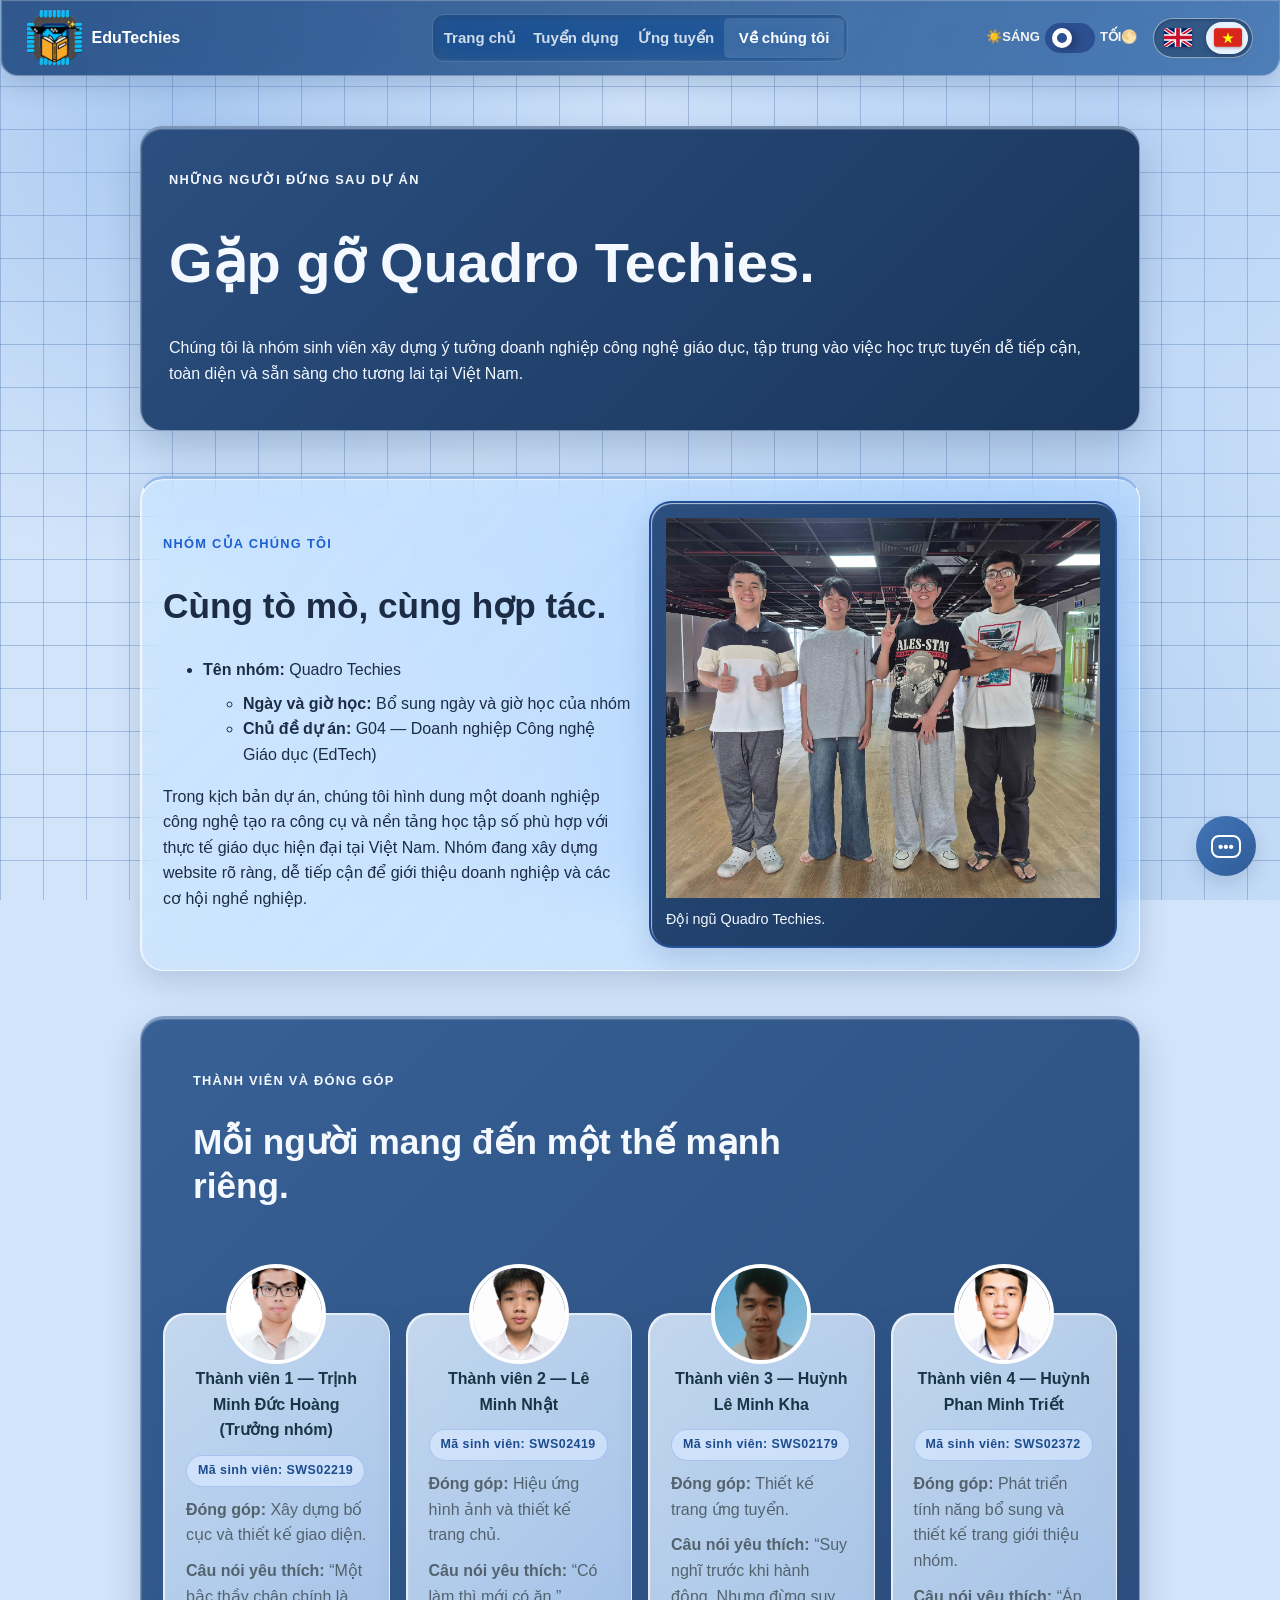
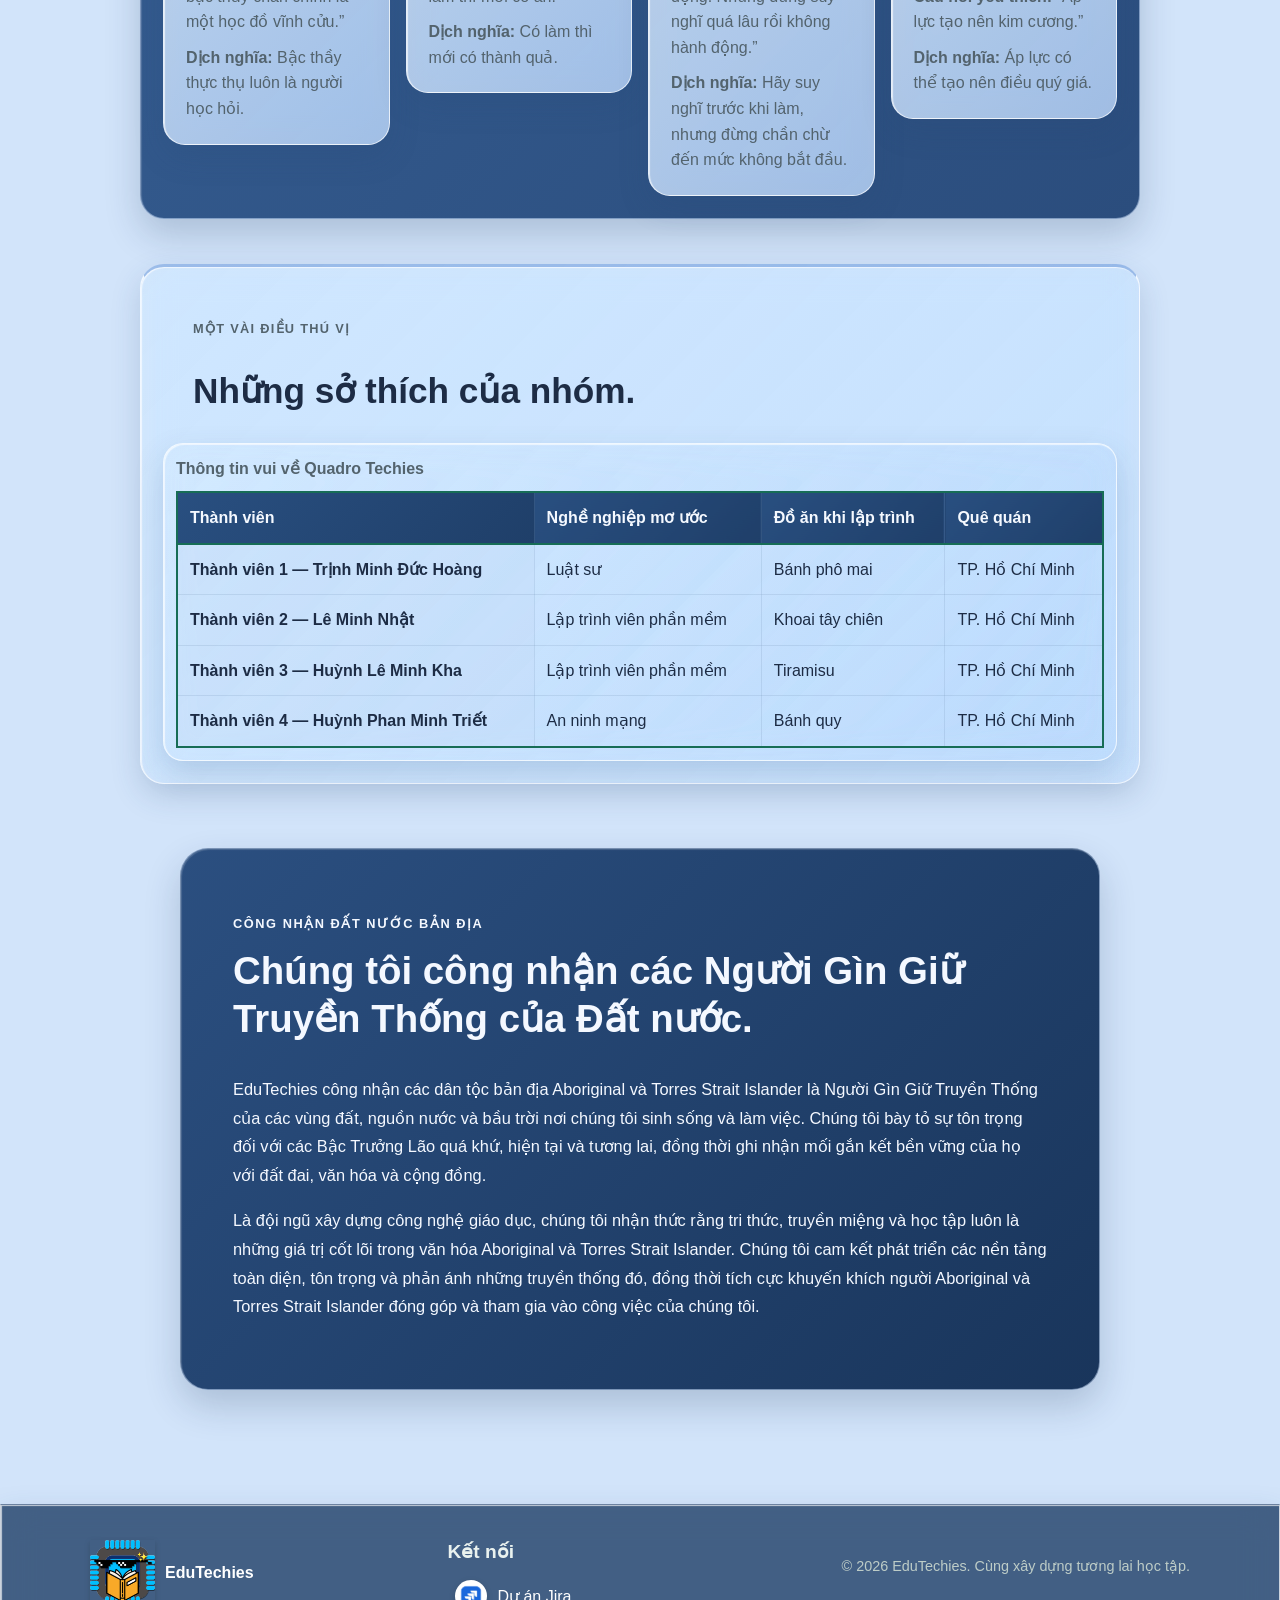
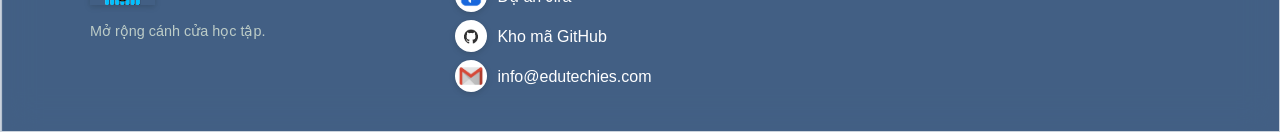
<file: vi/about.html>
﻿<!doctype html>
<html lang="vi">
<head>
  <meta charset="utf-8">
  <meta name="viewport" content="width=device-width, initial-scale=1">
  <meta name="description" content="Gặp gỡ đội ngũ Quadro Techies đứng sau EduTechies.">
  <title>Về đội ngũ | EduTechies</title>
  <link rel="stylesheet" href="../styles/styles.css">
  <link rel="stylesheet" href="../styles/styles_animation.css">
  <link rel="stylesheet" href="../styles/styles_darkmode.css">
  <style>
    .member-entry dt { color: #173544; }
  </style>
</head>
<body>
  <a class="skip-link" href="#main">Chuyển đến nội dung chính</a>
  <header class="site-header glass-panel">
    <div class="header-inner">
      <a class="brand" href="index.html"><img src="../images/Logoweb.png" width="55" alt=""><span class="brand-name">EduTechies</span></a>
      <nav class="main-nav glass-panel" aria-label="Điều hướng chính">
        <ul>
          <li><a href="index.html">Trang chủ</a></li>
          <li><a href="jobs.html">Tuyển dụng</a></li>
          <li><a href="apply.html">Ứng tuyển</a></li>
          <li><a aria-current="page" href="about.html">Về chúng tôi</a></li>
        </ul>
      </nav>
      <div class="header-controls">
        <div class="theme-switch-button">
          <span class="theme-text">☀️SÁNG</span>
          <input type="checkbox" id="theme-checkbox">
          <label for="theme-checkbox" class="theme-switch" aria-label="Chuyển chế độ sáng hoặc tối"></label>
          <span class="theme-text">TỐI🌕</span>
        </div>
        <div class="language-switch vi" role="group" aria-label="Chọn ngôn ngữ">
          <span class="language-switch-thumb" aria-hidden="true"></span>
          <a class="language-option" href="../about.html" lang="en" aria-label="English"><svg xmlns="http://www.w3.org/2000/svg" viewBox="0 0 60 40" width="28" height="19" role="img" aria-hidden="true"><rect width="60" height="40" fill="#012169"/><path d="M0,0 L60,40 M60,0 L0,40" stroke="#fff" stroke-width="8"/><path d="M0,0 L60,40 M60,0 L0,40" stroke="#C8102E" stroke-width="4"/><path d="M30,0 V40 M0,20 H60" stroke="#fff" stroke-width="14"/><path d="M30,0 V40 M0,20 H60" stroke="#C8102E" stroke-width="8"/></svg></a>
          <a class="language-option" href="about.html" lang="vi" aria-label="Tiếng Việt" aria-current="page"><svg xmlns="http://www.w3.org/2000/svg" viewBox="0 0 60 40" width="28" height="19" role="img" aria-hidden="true"><rect width="60" height="40" fill="#da251d"/><polygon points="30,9 32.9,18 42.3,18 35,23.4 37.6,32.5 30,27.2 22.4,32.5 25,23.4 17.7,18 27.1,18" fill="#ff0"/></svg></a>
        </div>
      </div>
    </div>
  </header>

  <main id="main" class="page-main">
    <header class="page-intro glass-panel">
      <p class="eyebrow">Những người đứng sau dự án</p>
      <h1>Gặp gỡ Quadro Techies.</h1>
      <p>Chúng tôi là nhóm sinh viên xây dựng ý tưởng doanh nghiệp công nghệ giáo dục, tập trung vào việc học trực tuyến dễ tiếp cận, toàn diện và sẵn sàng cho tương lai tại Việt Nam.</p>
    </header>

    <section class="about-section glass-panel team-overview">
      <div>
        <p class="eyebrow">Nhóm của chúng tôi</p>
        <h2>Cùng tò mò, cùng hợp tác.</h2>
        <ul class="nested-details">
          <li><strong>Tên nhóm:</strong> Quadro Techies
            <ul>
              <li><strong>Ngày và giờ học:</strong> Bổ sung ngày và giờ học của nhóm</li>
              <li><strong>Chủ đề dự án:</strong> G04 — Doanh nghiệp Công nghệ Giáo dục (EdTech)</li>
            </ul>
          </li>
        </ul>
        <p>Trong kịch bản dự án, chúng tôi hình dung một doanh nghiệp công nghệ tạo ra công cụ và nền tảng học tập số phù hợp với thực tế giáo dục hiện đại tại Việt Nam. Nhóm đang xây dựng website rõ ràng, dễ tiếp cận để giới thiệu doanh nghiệp và các cơ hội nghề nghiệp.</p>
      </div>
      <figure class="team-figure glass-panel">
        <img src="../images/Team.jpg" width="720" height="460" alt="Bốn thành viên của nhóm Quadro Techies">
        <figcaption>Đội ngũ Quadro Techies.</figcaption>
      </figure>
    </section>

    <section class="about-section glass-panel">
      <div class="section-heading">
        <p class="eyebrow">Thành viên và đóng góp</p>
        <h2>Mỗi người mang đến một thế mạnh riêng.</h2><br>
      </div>
      <dl class="member-list">
        <div class="member-entry glass-panel">
          <dt><img class="member-photo" src="../images/Hoang.jpg" alt="Chân dung Trịnh Minh Đức Hoàng">Thành viên 1 — Trịnh Minh Đức Hoàng (Trưởng nhóm)</dt>
          <dd class="student-id">Mã sinh viên: SWS02219</dd>
          <dd><strong>Đóng góp:</strong> Xây dựng bố cục và thiết kế giao diện.</dd>
          <dd><strong>Câu nói yêu thích:</strong> <q lang="vi">Một bậc thầy chân chính là một học đồ vĩnh cửu.</q></dd>
          <dd><strong>Dịch nghĩa:</strong> Bậc thầy thực thụ luôn là người học hỏi.</dd>
        </div>
        <div class="member-entry glass-panel">
          <dt><img class="member-photo" src="../images/Nhat.png" alt="Chân dung Lê Minh Nhật">Thành viên 2 — Lê Minh Nhật</dt>
          <dd class="student-id">Mã sinh viên: SWS02419</dd>
          <dd><strong>Đóng góp:</strong> Hiệu ứng hình ảnh và thiết kế trang chủ.</dd>
          <dd><strong>Câu nói yêu thích:</strong> <q lang="vi">Có làm thì mới có ăn.</q></dd>
          <dd><strong>Dịch nghĩa:</strong> Có làm thì mới có thành quả.</dd>
        </div>
        <div class="member-entry glass-panel">
          <dt><img class="member-photo" src="../images/Kha.jpg" alt="Chân dung Huỳnh Lê Minh Kha">Thành viên 3 — Huỳnh Lê Minh Kha</dt>
          <dd class="student-id">Mã sinh viên: SWS02179</dd>
          <dd><strong>Đóng góp:</strong> Thiết kế trang ứng tuyển.</dd>
          <dd><strong>Câu nói yêu thích:</strong> <q lang="vi">Suy nghĩ trước khi hành động. Nhưng đừng suy nghĩ quá lâu rồi không hành động.</q></dd>
          <dd><strong>Dịch nghĩa:</strong> Hãy suy nghĩ trước khi làm, nhưng đừng chần chừ đến mức không bắt đầu.</dd>
        </div>
        <div class="member-entry glass-panel">
          <dt><img class="member-photo" src="../images/Triet.jpg" alt="Chân dung Huỳnh Phan Minh Triết">Thành viên 4 — Huỳnh Phan Minh Triết</dt>
          <dd class="student-id">Mã sinh viên: SWS02372</dd>
          <dd><strong>Đóng góp:</strong> Phát triển tính năng bổ sung và thiết kế trang giới thiệu nhóm.</dd>
          <dd><strong>Câu nói yêu thích:</strong> <q lang="vi">Áp lực tạo nên kim cương.</q></dd>
          <dd><strong>Dịch nghĩa:</strong> Áp lực có thể tạo nên điều quý giá.</dd>
        </div>
      </dl>
    </section>

    <section class="about-section glass-panel">
      <div class="section-heading">
        <p class="eyebrow">Một vài điều thú vị</p>
        <h2>Những sở thích của nhóm.</h2>
      </div>
      <div class="table-wrap glass-panel">
        <table class="facts-table" style="border-color: #176d56;">
          <caption>Thông tin vui về Quadro Techies</caption>
          <thead><tr><th scope="col">Thành viên</th><th scope="col">Nghề nghiệp mơ ước</th><th scope="col">Đồ ăn khi lập trình</th><th scope="col">Quê quán</th></tr></thead>
          <tbody>
            <tr><th scope="row">Thành viên 1 — Trịnh Minh Đức Hoàng</th><td>Luật sư</td><td>Bánh phô mai</td><td>TP. Hồ Chí Minh</td></tr>
            <tr><th scope="row">Thành viên 2 — Lê Minh Nhật</th><td>Lập trình viên phần mềm</td><td>Khoai tây chiên</td><td>TP. Hồ Chí Minh</td></tr>
            <tr><th scope="row">Thành viên 3 — Huỳnh Lê Minh Kha</th><td>Lập trình viên phần mềm</td><td>Tiramisu</td><td>TP. Hồ Chí Minh</td></tr>
            <tr><th scope="row">Thành viên 4 — Huỳnh Phan Minh Triết</th><td>An ninh mạng</td><td>Bánh quy</td><td>TP. Hồ Chí Minh</td></tr>
          </tbody>
        </table>
      </div>
    </section>

    <section class="country-note glass-panel" aria-labelledby="country-heading">
      <div class="country-note-inner">
        <p class="eyebrow">Công nhận Đất nước Bản địa</p>
        <h2 id="country-heading">Chúng tôi công nhận các Người Gìn Giữ Truyền Thống của Đất nước.</h2>
        <p>EduTechies công nhận các dân tộc bản địa Aboriginal và Torres Strait Islander là Người Gìn Giữ Truyền Thống của các vùng đất, nguồn nước và bầu trời nơi chúng tôi sinh sống và làm việc. Chúng tôi bày tỏ sự tôn trọng đối với các Bậc Trưởng Lão quá khứ, hiện tại và tương lai, đồng thời ghi nhận mối gắn kết bền vững của họ với đất đai, văn hóa và cộng đồng.</p>
        <p>Là đội ngũ xây dựng công nghệ giáo dục, chúng tôi nhận thức rằng tri thức, truyền miệng và học tập luôn là những giá trị cốt lõi trong văn hóa Aboriginal và Torres Strait Islander. Chúng tôi cam kết phát triển các nền tảng toàn diện, tôn trọng và phản ánh những truyền thống đó, đồng thời tích cực khuyến khích người Aboriginal và Torres Strait Islander đóng góp và tham gia vào công việc của chúng tôi.</p>
      </div>
    </section>
  </main>

  <footer class="site-footer glass-panel">
    <div class="footer-inner">
      <div>
        <a class="brand footer-brand" href="index.html"><img src="../images/Logoweb.png" width="65" alt=""><span class="brand-name">EduTechies</span></a>
        <p class="footer-tagline">Mở rộng cánh cửa học tập.</p>
      </div>
      <div>
        <h2 class="footer-heading">Kết nối</h2>
        <ul class="footer-links">
          <li><a href="https://student-team-qh8y65xe.atlassian.net/jira/software/projects/WEBPROJECT/boards/2/backlog" target="_blank" rel="noopener noreferrer"><img class="footpics" src="../images/jira-removebg-preview.png" alt="">Dự án Jira</a></li>
          <li><a href="https://github.com/trinhminhduchoang/COS10026-Project" target="_blank" rel="noopener noreferrer"><img class="footpics" src="../images/png-clipart-github-computer-icons-logo-readme-github-logo-monochrome-removebg-preview.png" alt="">Kho mã GitHub</a></li>
          <li><a href="mailto:info@edutechies.com"><img class="footpics" src="../images/google-gmail-envelope-vector-symbol-logo-icon-701751694791058rlo6laiga4-removebg-preview.png" alt="">info@edutechies.com</a></li>
        </ul>
      </div>
      <p class="copyright">© 2026 EduTechies. Cùng xây dựng tương lai học tập.</p>
    </div>
  </footer>
  <details class="support-chat">
    <summary aria-label="Mở hoặc đóng hỗ trợ" title="Mở hoặc đóng hỗ trợ"><span class="support-chat-icon" aria-hidden="true">•••</span></summary>
    <section class="support-chat-window glass-panel" aria-labelledby="support-chat-heading">
      <div class="support-chat-header glass-panel"><h2 id="support-chat-heading">Hỗ trợ EduTechies</h2><p>Chúng tôi có thể giúp gì cho bạn?</p></div>
      <div class="support-chat-message"><p>Cảm ơn bạn đã liên hệ. Hãy gửi email cho đội ngũ của chúng tôi, chúng tôi sẵn sàng hỗ trợ.</p><a href="mailto:info@edutechies.com">Gửi email hỗ trợ</a></div>
    </section>
  </details>
</body>
</html>
</file>
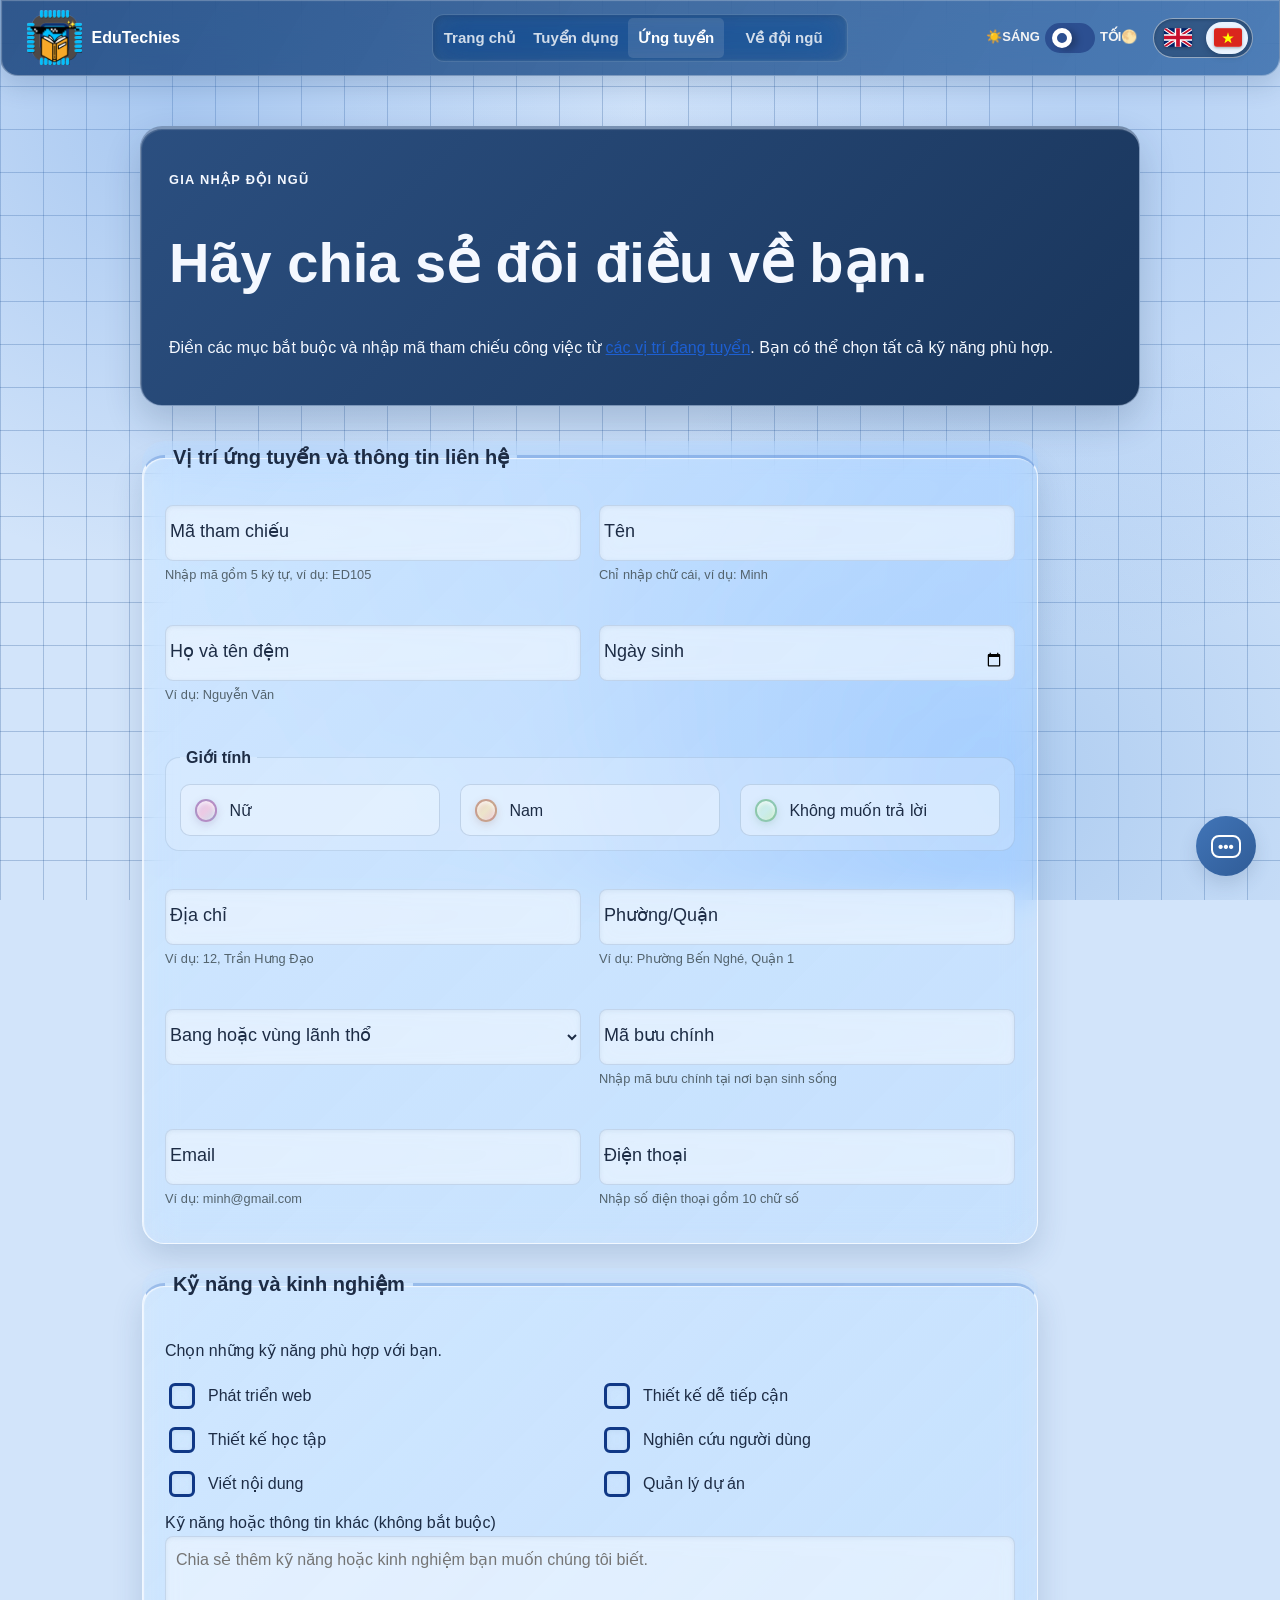
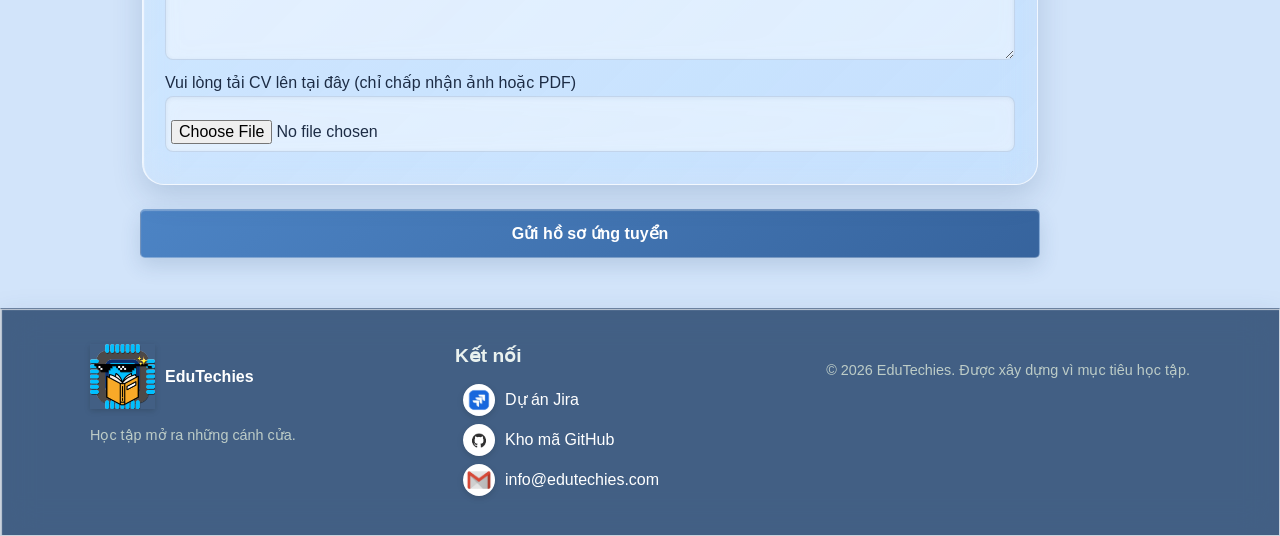
<file: vi/apply.html>
<!doctype html>
<html lang="vi">
<head>
  <meta charset="utf-8">
  <meta name="viewport" content="width=device-width, initial-scale=1">
  <meta name="description" content="Ứng tuyển vào một vị trí tại EduTechies.">
  <title>Ứng tuyển | EduTechies</title>
  <link rel="stylesheet" href="../styles/styles.css">
  <link rel="stylesheet" href="../styles/styles_animation.css">
  <link rel="stylesheet" href="../styles/styles_darkmode.css">
  <style>
    .application-form { max-width: 900px; }
  </style>
</head>
<body>
  <a class="skip-link" href="#main">Chuyển đến nội dung chính</a>
  <header class="site-header glass-panel">
    <div class="header-inner">
      <a class="brand" href="index.html"><img src="../images/Logoweb.png" width="55" alt="Logo EduTechies"><span class="brand-name">EduTechies</span></a>
      <nav class="main-nav glass-panel" aria-label="Điều hướng chính">
        <ul>
          <li><a href="index.html">Trang chủ</a></li>
          <li><a href="jobs.html">Tuyển dụng</a></li>
          <li><a aria-current="page" href="apply.html">Ứng tuyển</a></li>
          <li><a href="about.html">Về đội ngũ</a></li>
        </ul>
      </nav>
      <div class="header-controls">
        <div class="theme-switch-button">
          <span class="theme-text">☀️SÁNG</span>
          <input type="checkbox" id="theme-checkbox">
          <label for="theme-checkbox" class="theme-switch" aria-label="Chuyển chế độ sáng hoặc tối"></label>
          <span class="theme-text">TỐI🌕</span>
        </div>
        <div class="language-switch vi" role="group" aria-label="Chọn ngôn ngữ">
          <span class="language-switch-thumb" aria-hidden="true"></span>
          <a class="language-option" href="../apply.html" lang="en" aria-label="English"><svg xmlns="http://www.w3.org/2000/svg" viewBox="0 0 60 40" width="28" height="19" role="img" aria-hidden="true"><rect width="60" height="40" fill="#012169"/><path d="M0,0 L60,40 M60,0 L0,40" stroke="#fff" stroke-width="8"/><path d="M0,0 L60,40 M60,0 L0,40" stroke="#C8102E" stroke-width="4"/><path d="M30,0 V40 M0,20 H60" stroke="#fff" stroke-width="14"/><path d="M30,0 V40 M0,20 H60" stroke="#C8102E" stroke-width="8"/></svg></a>
          <a class="language-option" href="apply.html" lang="vi" aria-label="Tiếng Việt" aria-current="page"><svg xmlns="http://www.w3.org/2000/svg" viewBox="0 0 60 40" width="28" height="19" role="img" aria-hidden="true"><rect width="60" height="40" fill="#da251d"/><polygon points="30,9 32.9,18 42.3,18 35,23.4 37.6,32.5 30,27.2 22.4,32.5 25,23.4 17.7,18 27.1,18" fill="#ff0"/></svg></a>
        </div>
      </div>
    </div>
  </header>

  <main id="main" class="page-main">
    <header class="page-intro glass-panel">
      <p class="eyebrow">Gia nhập đội ngũ</p>
      <h1>Hãy chia sẻ đôi điều về bạn.</h1>
      <p>Điền các mục bắt buộc và nhập mã tham chiếu công việc từ <a href="jobs.html">các vị trí đang tuyển</a>. Bạn có thể chọn tất cả kỹ năng phù hợp.</p>
    </header>

    <form class="application-form" action="https://mercury.swin.edu.au/it000000/formtest.php" method="post" enctype="multipart/form-data">
      <fieldset class="form-section glass-panel">
        <legend>Vị trí ứng tuyển và thông tin liên hệ</legend>
        <div class="form-grid">

          <div class="form-field reference-field">
            <input class="form-input" id="job-reference" name="jobReference" type="text" pattern="[A-Za-z0-9]{5}" title="Nhập chính xác 5 chữ cái hoặc chữ số." maxlength="5" autocomplete="off" placeholder=" " required>
            <label class="form-label" for="job-reference">
              <span class="form-label-char" style="--index: 0">M</span>
              <span class="form-label-char" style="--index: 1">ã</span>
              <span class="form-label-char" style="--index: 2">&nbsp;</span>
              <span class="form-label-char" style="--index: 3">t</span>
              <span class="form-label-char" style="--index: 4">h</span>
              <span class="form-label-char" style="--index: 5">a</span>
              <span class="form-label-char" style="--index: 6">m</span>
              <span class="form-label-char" style="--index: 7">&nbsp;</span>
              <span class="form-label-char" style="--index: 8">c</span>
              <span class="form-label-char" style="--index: 9">h</span>
              <span class="form-label-char" style="--index: 10">i</span>
              <span class="form-label-char" style="--index: 11">ế</span>
              <span class="form-label-char" style="--index: 12">u</span>
            </label>
            <small>Nhập mã gồm 5 ký tự, ví dụ: ED105</small>
          </div>

          <div class="form-field">
            <input class="form-input" id="first-name" name="firstName" type="text" pattern="[\p{L} ]{1,40}" title="Nhập từ 1 đến 40 chữ cái." maxlength="40" autocomplete="given-name" required>
            <label class="form-label" for="first-name">
              <span class="form-label-char" style="--index: 0">T</span>
              <span class="form-label-char" style="--index: 1">ê</span>
              <span class="form-label-char" style="--index: 2">n</span>
            </label>
            <small>Chỉ nhập chữ cái, ví dụ: Minh</small>
          </div>

          <div class="form-field">
            <input class="form-input" id="last-name" name="lastName" type="text" pattern="[\p{L} ]{1,40}" title="Nhập từ 1 đến 40 chữ cái." maxlength="40" autocomplete="family-name" required>
            <label class="form-label" for="last-name">
              <span class="form-label-char" style="--index: 0">H</span>
              <span class="form-label-char" style="--index: 1">ọ</span>
              <span class="form-label-char" style="--index: 2">&nbsp;</span>
              <span class="form-label-char" style="--index: 3">v</span>
              <span class="form-label-char" style="--index: 4">à</span>
              <span class="form-label-char" style="--index: 5">&nbsp;</span>
              <span class="form-label-char" style="--index: 6">t</span>
              <span class="form-label-char" style="--index: 7">ê</span>
              <span class="form-label-char" style="--index: 8">n</span>
              <span class="form-label-char" style="--index: 9">&nbsp;</span>
              <span class="form-label-char" style="--index: 10">đ</span>
              <span class="form-label-char" style="--index: 11">ệ</span>
              <span class="form-label-char" style="--index: 12">m</span>
            </label>
            <small>Ví dụ: Nguyễn Văn</small>
          </div>

          <div class="form-field">
            <input class="form-input" id="date-of-birth" name="dateOfBirth" type="date" title="Nhập ngày sinh theo định dạng ngày/tháng/năm." autocomplete="bday" required>
            <label class="form-label" for="date-of-birth">
              <span class="form-label-char" style="--index: 0">N</span>
              <span class="form-label-char" style="--index: 1">g</span>
              <span class="form-label-char" style="--index: 2">à</span>
              <span class="form-label-char" style="--index: 3">y</span>
              <span class="form-label-char" style="--index: 4">&nbsp;</span>
              <span class="form-label-char" style="--index: 5">s</span>
              <span class="form-label-char" style="--index: 6">i</span>
              <span class="form-label-char" style="--index: 7">n</span>
              <span class="form-label-char" style="--index: 8">h</span>
            </label>
          </div>

          <fieldset class="form-field gender-field">
            <legend>Giới tính</legend>
            <div class="choice-row radio-group">
              <label class="liquid-radio variant-lavender">
                <input type="radio" name="gender" value="female" required>
                <span class="radio-visual" aria-hidden="true"></span>
                <span class="radio-label">Nữ</span>
              </label>
              <label class="liquid-radio variant-coral">
                <input type="radio" name="gender" value="male">
                <span class="radio-visual" aria-hidden="true"></span>
                <span class="radio-label">Nam</span>
              </label>
              <label class="liquid-radio variant-mint">
                <input type="radio" name="gender" value="prefer-not-to-say">
                <span class="radio-visual" aria-hidden="true"></span>
                <span class="radio-label">Không muốn trả lời</span>
              </label>
            </div>
          </fieldset>

          <div class="form-field">
            <input class="form-input" id="street-address" name="streetAddress" type="text" maxlength="80" autocomplete="street-address" required>
            <label class="form-label" for="street-address">
              <span class="form-label-char" style="--index: 0">Đ</span>
              <span class="form-label-char" style="--index: 1">ị</span>
              <span class="form-label-char" style="--index: 2">a</span>
              <span class="form-label-char" style="--index: 3">&nbsp;</span>
              <span class="form-label-char" style="--index: 4">c</span>
              <span class="form-label-char" style="--index: 5">h</span>
              <span class="form-label-char" style="--index: 6">ỉ</span>
            </label>
            <small>Ví dụ: 12, Trần Hưng Đạo</small>
          </div>

          <div class="form-field">
            <input class="form-input" id="suburb" name="suburb" type="text" maxlength="80" autocomplete="address-level3" required>
            <label class="form-label" for="suburb">
              <span class="form-label-char" style="--index: 0">P</span>
              <span class="form-label-char" style="--index: 1">h</span>
              <span class="form-label-char" style="--index: 2">ư</span>
              <span class="form-label-char" style="--index: 3">ờ</span>
              <span class="form-label-char" style="--index: 4">n</span>
              <span class="form-label-char" style="--index: 5">g</span>
              <span class="form-label-char" style="--index: 6">/</span>
              <span class="form-label-char" style="--index: 7">Q</span>
              <span class="form-label-char" style="--index: 8">u</span>
              <span class="form-label-char" style="--index: 9">ậ</span>
              <span class="form-label-char" style="--index: 10">n</span>
            </label>
            <small>Ví dụ: Phường Bến Nghé, Quận 1</small>
          </div>

          <div class="form-field">
            <select class="form-select form-input" id="state" name="state" autocomplete="address-level1" required>
              <option value="" selected disabled></option>
              <option value="VIC">VIC</option>
              <option value="NSW">NSW</option>
              <option value="QLD">QLD</option>
              <option value="NT">NT</option>
              <option value="WA">WA</option>
              <option value="SA">SA</option>
              <option value="TAS">TAS</option>
              <option value="ACT">ACT</option>
            </select>
            <label class="form-label form-select-label" for="state">Bang hoặc vùng lãnh thổ</label>
          </div>

          <div class="form-field">
            <input class="form-input" id="postcode" name="postcode" type="text" inputmode="numeric" pattern="[0-9]{5,6}" title="Nhập mã bưu chính gồm 5 hoặc 6 chữ số." maxlength="6" autocomplete="postal-code" required>
            <label class="form-label" for="postcode">
              <span class="form-label-char" style="--index: 0">M</span>
              <span class="form-label-char" style="--index: 1">ã</span>
              <span class="form-label-char" style="--index: 2">&nbsp;</span>
              <span class="form-label-char" style="--index: 3">b</span>
              <span class="form-label-char" style="--index: 4">ư</span>
              <span class="form-label-char" style="--index: 5">u</span>
              <span class="form-label-char" style="--index: 6">&nbsp;</span>
              <span class="form-label-char" style="--index: 7">c</span>
              <span class="form-label-char" style="--index: 8">h</span>
              <span class="form-label-char" style="--index: 9">í</span>
              <span class="form-label-char" style="--index: 10">n</span>
              <span class="form-label-char" style="--index: 11">h</span>
            </label>
            <small>Nhập mã bưu chính tại nơi bạn sinh sống</small>
          </div>

          <div class="form-field">
            <input class="form-input" id="email" name="email" type="email" autocomplete="email" required>
            <label class="form-label" for="email">
              <span class="form-label-char" style="--index: 0">E</span>
              <span class="form-label-char" style="--index: 1">m</span>
              <span class="form-label-char" style="--index: 2">a</span>
              <span class="form-label-char" style="--index: 3">i</span>
              <span class="form-label-char" style="--index: 4">l</span>
            </label>
            <small>Ví dụ: minh@gmail.com</small>
          </div>

          <div class="form-field">
            <input class="form-input" id="phone" name="phone" type="tel" inputmode="numeric" pattern="0[0-9]{9}" title="Nhập số điện thoại Việt Nam gồm 10 chữ số, bắt đầu bằng số 0." maxlength="10" autocomplete="tel" required>
            <label class="form-label" for="phone">
              <span class="form-label-char" style="--index: 0">Đ</span>
              <span class="form-label-char" style="--index: 1">i</span>
              <span class="form-label-char" style="--index: 2">ệ</span>
              <span class="form-label-char" style="--index: 3">n</span>
              <span class="form-label-char" style="--index: 4">&nbsp;</span>
              <span class="form-label-char" style="--index: 5">t</span>
              <span class="form-label-char" style="--index: 6">h</span>
              <span class="form-label-char" style="--index: 7">o</span>
              <span class="form-label-char" style="--index: 8">ạ</span>
              <span class="form-label-char" style="--index: 9">i</span>
            </label>
            <small>Nhập số điện thoại gồm 10 chữ số</small>
          </div>

        </div>
      </fieldset>

      <fieldset class="form-section glass-panel skill-fieldset">
        <legend>Kỹ năng và kinh nghiệm</legend>
        <p class="field-hint">Chọn những kỹ năng phù hợp với bạn.</p>
        <div class="skill-grid">
          <label for="web"><input type="checkbox" id="web" name="skills" value="web-development">Phát triển web</label>
          <label for="access-des"><input type="checkbox" id="access-des" name="skills" value="accessible-design">Thiết kế dễ tiếp cận</label>
          <label for="learn-des"><input type="checkbox" id="learn-des" name="skills" value="learning-design">Thiết kế học tập</label>
          <label for="user"><input type="checkbox" id="user" name="skills" value="user-research">Nghiên cứu người dùng</label>
          <label for="content"><input type="checkbox" id="content" name="skills" value="content-writing">Viết nội dung</label>
          <label for="project"><input type="checkbox" id="project" name="skills" value="project-management">Quản lý dự án</label>
        </div>
        <div class="form-field">
          <label for="other-skills">Kỹ năng hoặc thông tin khác (không bắt buộc)</label>
          <textarea class="form-input form-textarea" id="other-skills" name="otherSkills" rows="4" placeholder="Chia sẻ thêm kỹ năng hoặc kinh nghiệm bạn muốn chúng tôi biết."></textarea>
        </div>
        <div class="form-field">
          <label for="cv-upload">Vui lòng tải CV lên tại đây (chỉ chấp nhận ảnh hoặc PDF)</label>
          <input type="file" id="cv-upload" name="cv" accept=".pdf,image/*">
        </div>
      </fieldset>
      <button class="button button-primary submit-button" type="submit">Gửi hồ sơ ứng tuyển</button>
    </form>
  </main>

  <footer class="site-footer glass-panel">
    <div class="footer-inner">
      <div>
        <a class="brand footer-brand" href="index.html"><img src="../images/Logoweb.png" width="65" alt="Logo EduTechies"><span class="brand-name">EduTechies</span></a>
        <p class="footer-tagline">Học tập mở ra những cánh cửa.</p>
      </div>
      <div>
        <h2 class="footer-heading">Kết nối</h2>
        <ul class="footer-links">
          <li><a href="https://student-team-qh8y65xe.atlassian.net/jira/software/projects/WEBPROJECT/boards/2/backlog" target="_blank" rel="noopener noreferrer"><img class="footpics" src="../images/jira-removebg-preview.png" alt="">Dự án Jira</a></li>
          <li><a href="https://github.com/trinhminhduchoang/COS10026-Project" target="_blank" rel="noopener noreferrer"><img class="footpics" src="../images/png-clipart-github-computer-icons-logo-readme-github-logo-monochrome-removebg-preview.png" alt="">Kho mã GitHub</a></li>
          <li><a href="mailto:info@edutechies.com"><img class="footpics" src="../images/google-gmail-envelope-vector-symbol-logo-icon-701751694791058rlo6laiga4-removebg-preview.png" alt="">info@edutechies.com</a></li>
        </ul>
      </div>
      <p class="copyright">© 2026 EduTechies. Được xây dựng vì mục tiêu học tập.</p>
    </div>
  </footer>
  <details class="support-chat">
    <summary aria-label="Bật/tắt trò chuyện hỗ trợ" title="Bật/tắt trò chuyện hỗ trợ"><span class="support-chat-icon" aria-hidden="true">•••</span></summary>
    <section class="support-chat-window glass-panel" aria-labelledby="support-chat-heading">
      <div class="support-chat-header glass-panel"><h2 id="support-chat-heading">Bộ phận hỗ trợ EduTechies</h2><p>Chúng tôi có thể giúp gì cho bạn?</p></div>
      <div class="support-chat-message"><p>Cảm ơn bạn đã liên hệ. Hãy gửi email cho đội ngũ của chúng tôi; chúng tôi rất sẵn lòng giúp bạn.</p><a href="mailto:info@edutechies.com">Liên hệ hỗ trợ qua email</a></div>
    </section>
  </details>
</body>
</html>
</file>
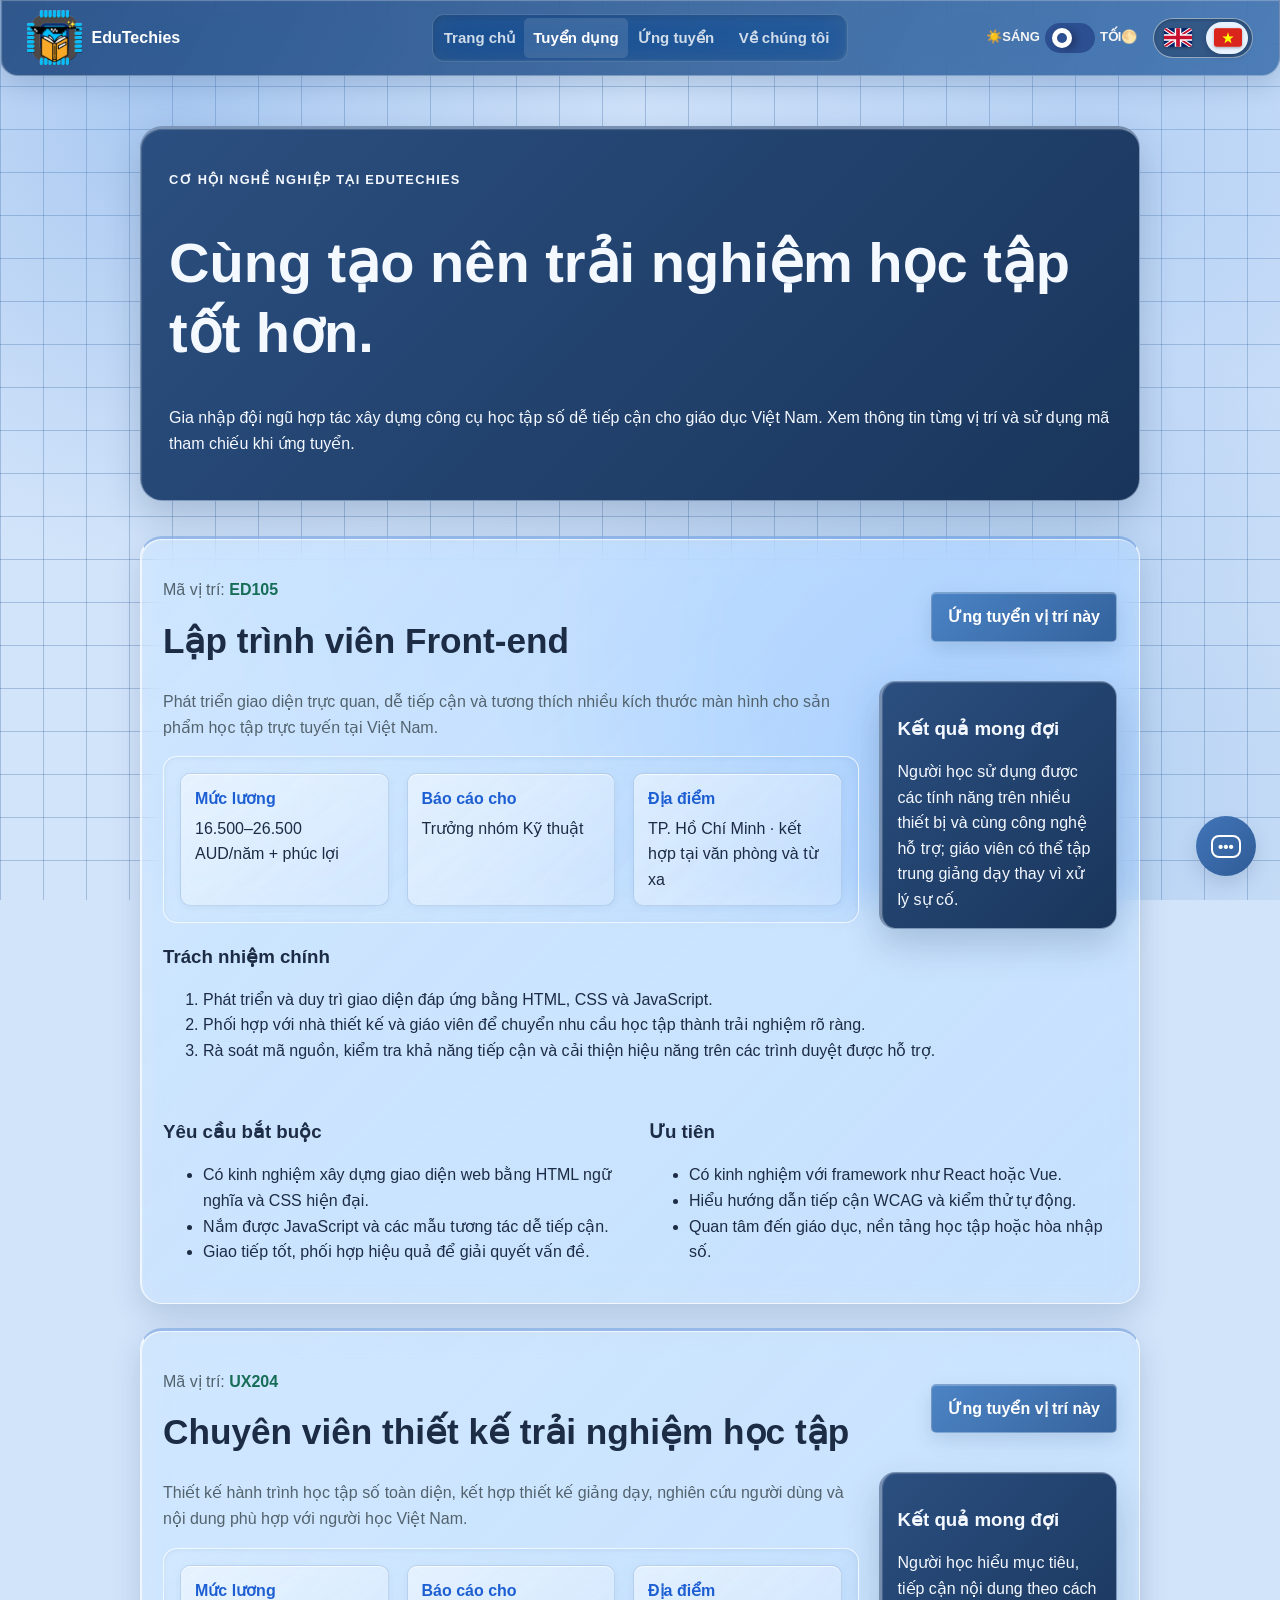
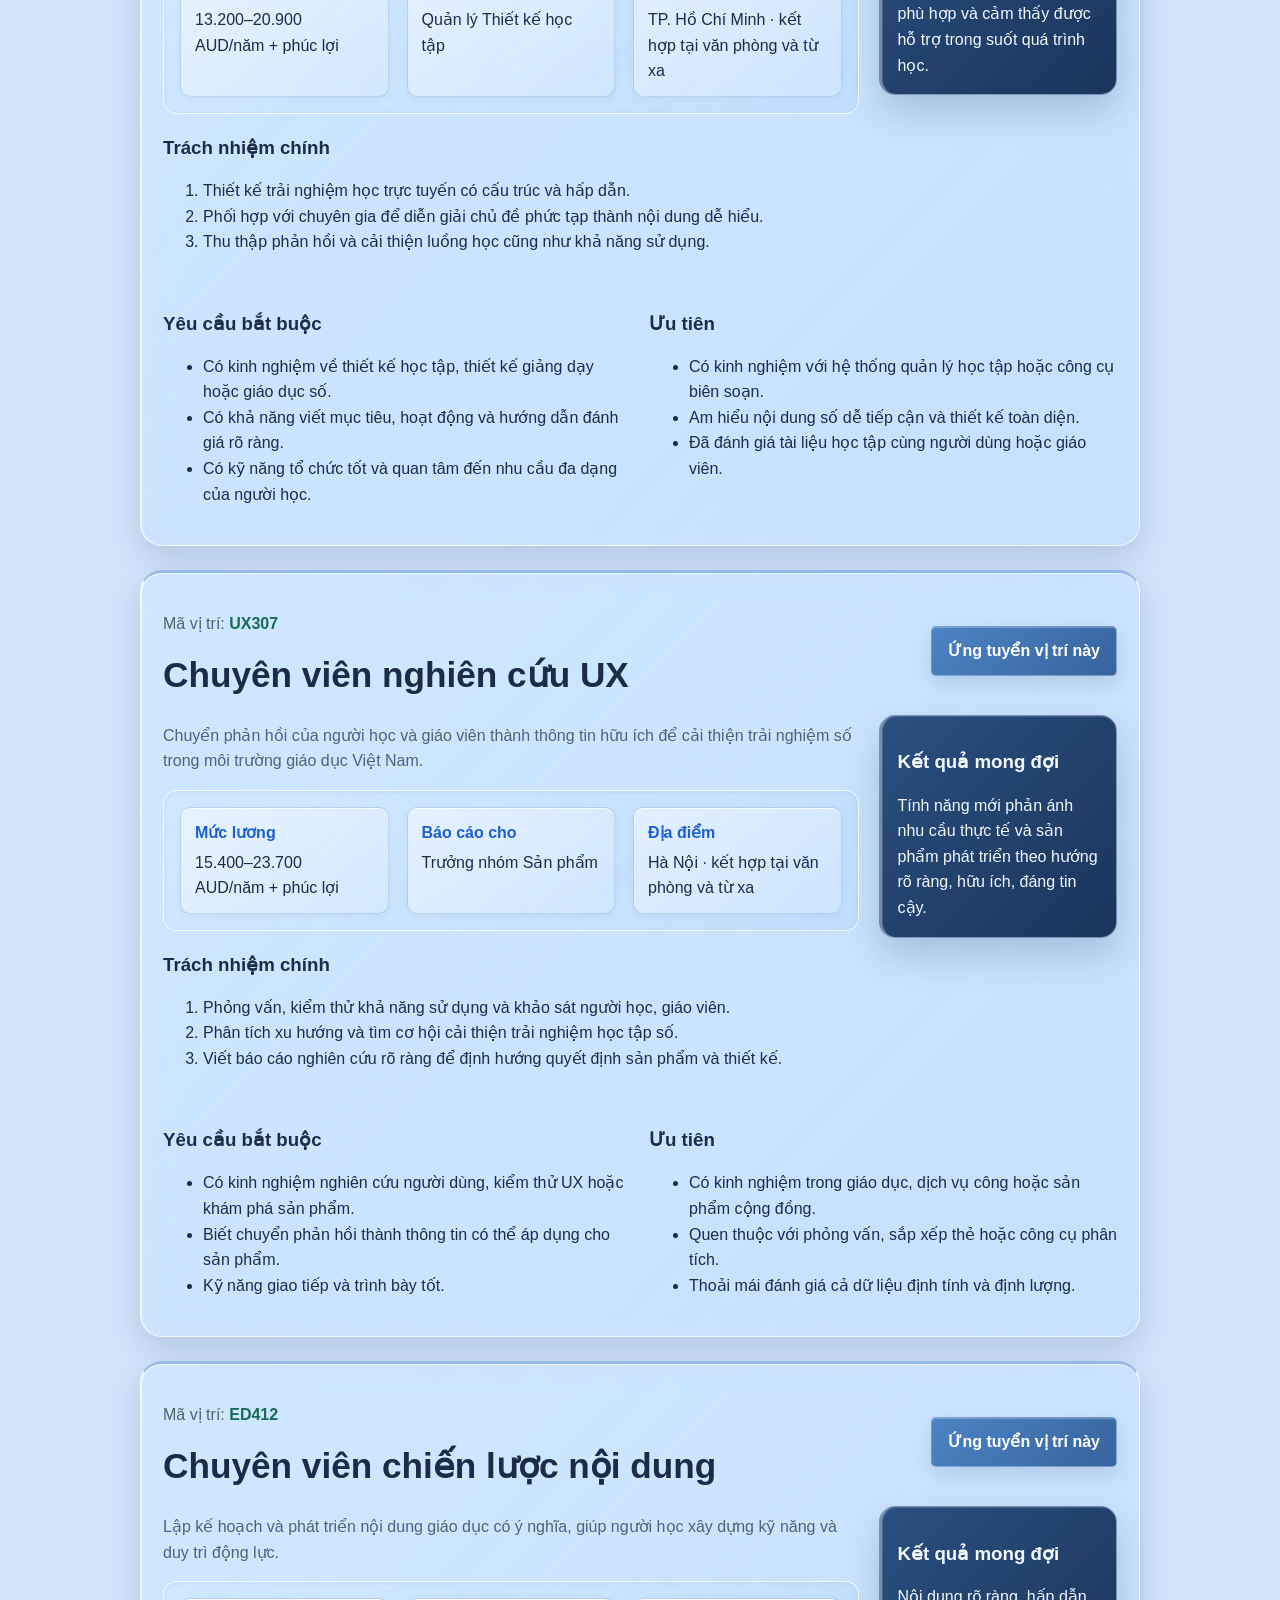
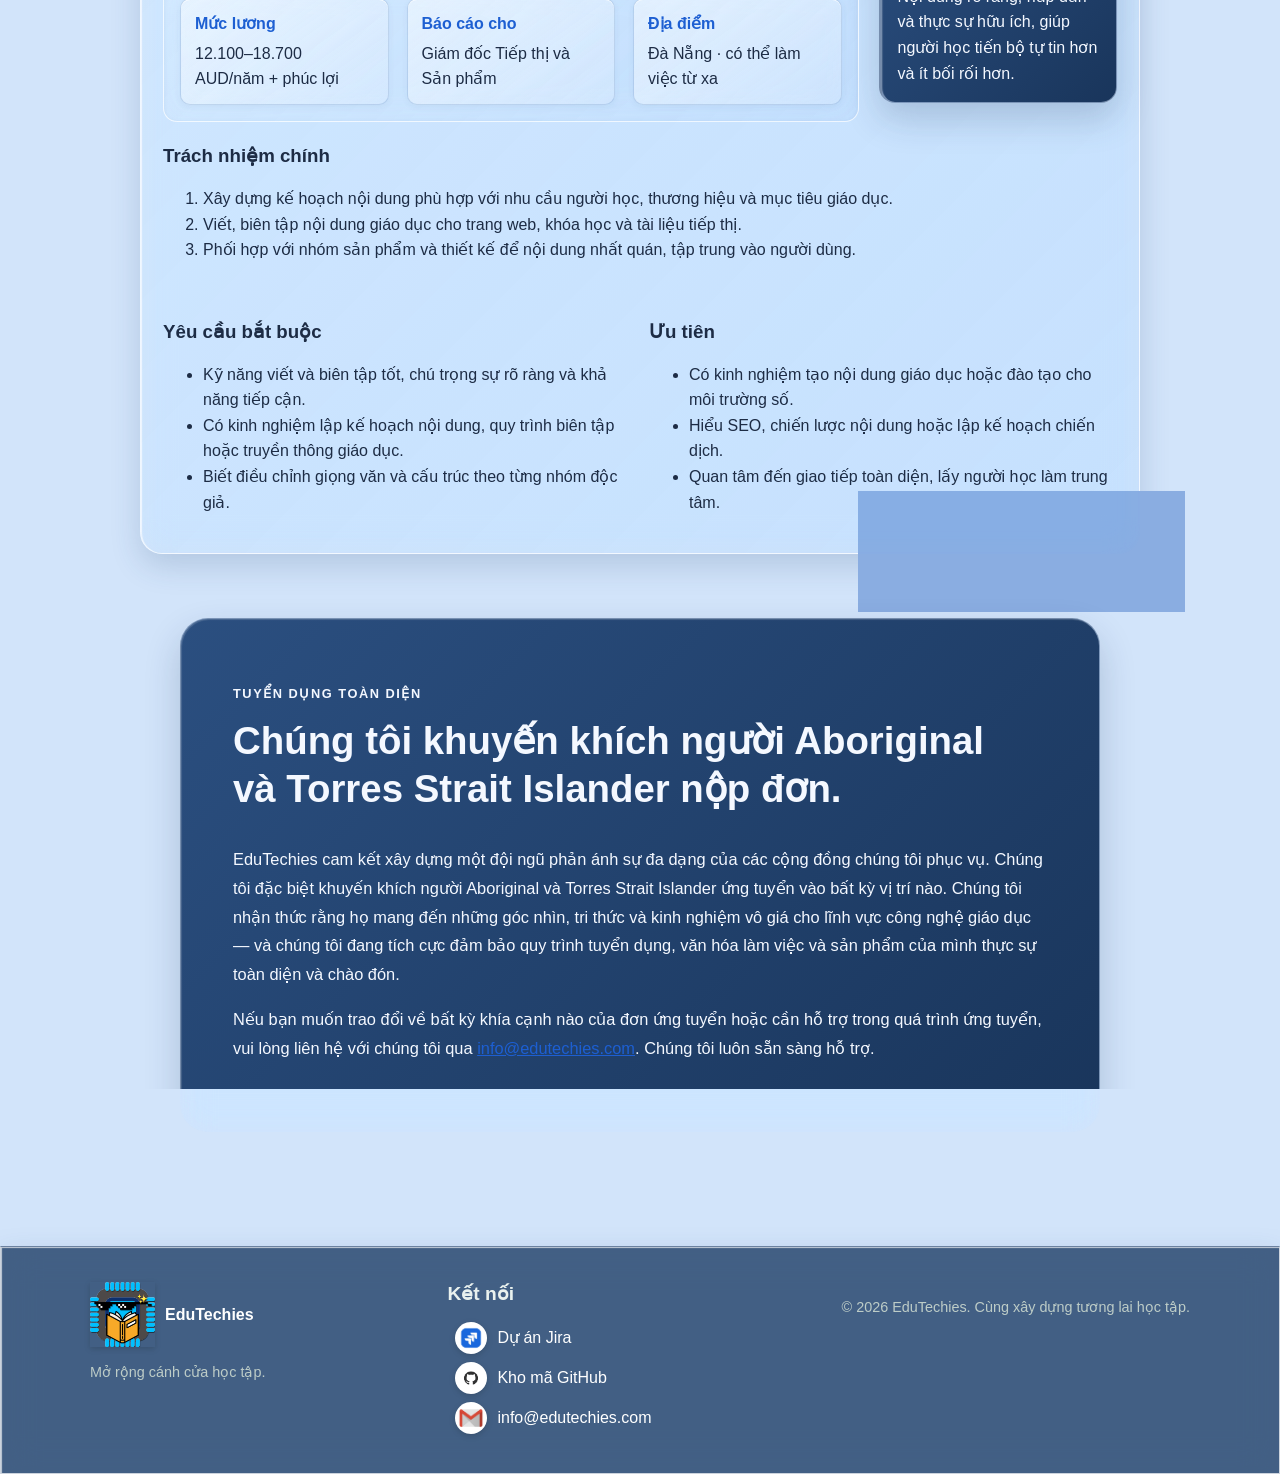
<file: vi/jobs.html>
﻿<!doctype html>
<html lang="vi">
<head>
  <meta charset="utf-8">
  <meta name="viewport" content="width=device-width, initial-scale=1">
  <meta name="description" content="Khám phá cơ hội nghề nghiệp về phần mềm và thiết kế học tập tại EduTechies.">
  <title>Cơ hội nghề nghiệp | EduTechies</title>
  <link rel="stylesheet" href="../styles/styles.css">
  <link rel="stylesheet" href="../styles/styles_animation.css">
  <link rel="stylesheet" href="../styles/styles_darkmode.css">
  <style>
    .job-reference strong { color: #176d56; }
  </style>
</head>
<body>
  <a class="skip-link" href="#main">Chuyển đến nội dung chính</a>
  <header class="site-header glass-panel">
    <div class="header-inner">
      <a class="brand" href="index.html"><img src="../images/Logoweb.png" width="55" alt=""><span class="brand-name">EduTechies</span></a>
      <nav class="main-nav glass-panel" aria-label="Điều hướng chính">
        <ul>
          <li><a href="index.html">Trang chủ</a></li>
          <li><a aria-current="page" href="jobs.html">Tuyển dụng</a></li>
          <li><a href="apply.html">Ứng tuyển</a></li>
          <li><a href="about.html">Về chúng tôi</a></li>
        </ul>
      </nav>
      <div class="header-controls">
        <div class="theme-switch-button">
          <span class="theme-text">☀️SÁNG</span>
          <input type="checkbox" id="theme-checkbox">
          <label for="theme-checkbox" class="theme-switch" aria-label="Chuyển chế độ sáng hoặc tối"></label>
          <span class="theme-text">TỐI🌕</span>
        </div>
        <div class="language-switch vi" role="group" aria-label="Chọn ngôn ngữ">
          <span class="language-switch-thumb" aria-hidden="true"></span>
          <a class="language-option" href="../jobs.html" lang="en" aria-label="English"><svg xmlns="http://www.w3.org/2000/svg" viewBox="0 0 60 40" width="28" height="19" role="img" aria-hidden="true"><rect width="60" height="40" fill="#012169"/><path d="M0,0 L60,40 M60,0 L0,40" stroke="#fff" stroke-width="8"/><path d="M0,0 L60,40 M60,0 L0,40" stroke="#C8102E" stroke-width="4"/><path d="M30,0 V40 M0,20 H60" stroke="#fff" stroke-width="14"/><path d="M30,0 V40 M0,20 H60" stroke="#C8102E" stroke-width="8"/></svg></a>
          <a class="language-option" href="jobs.html" lang="vi" aria-label="Tiếng Việt" aria-current="page"><svg xmlns="http://www.w3.org/2000/svg" viewBox="0 0 60 40" width="28" height="19" role="img" aria-hidden="true"><rect width="60" height="40" fill="#da251d"/><polygon points="30,9 32.9,18 42.3,18 35,23.4 37.6,32.5 30,27.2 22.4,32.5 25,23.4 17.7,18 27.1,18" fill="#ff0"/></svg></a>
        </div>
      </div>
    </div>
  </header>

  <main id="main" class="page-main">
    <header class="page-intro glass-panel">
      <p class="eyebrow">Cơ hội nghề nghiệp tại EduTechies</p>
      <h1>Cùng tạo nên trải nghiệm học tập tốt hơn.</h1>
      <p>Gia nhập đội ngũ hợp tác xây dựng công cụ học tập số dễ tiếp cận cho giáo dục Việt Nam. Xem thông tin từng vị trí và sử dụng mã tham chiếu khi ứng tuyển.</p>
    </header>

    <div class="job-list">
      <article class="job-card glass-panel" aria-labelledby="job-dev-title">
        <header class="job-card-header">
          <div>
            <p class="job-reference">Mã vị trí: <strong>ED105</strong></p>
            <h2 id="job-dev-title">Lập trình viên Front-end</h2>
          </div>
          <a class="button button-primary" href="apply.html">Ứng tuyển vị trí này</a>
        </header>
        <aside class="job-aside glass-panel blue-panel">
          <h3>Kết quả mong đợi</h3>
          <p>Người học sử dụng được các tính năng trên nhiều thiết bị và cùng công nghệ hỗ trợ; giáo viên có thể tập trung giảng dạy thay vì xử lý sự cố.</p>
        </aside>
        <p class="job-summary">Phát triển giao diện trực quan, dễ tiếp cận và tương thích nhiều kích thước màn hình cho sản phẩm học tập trực tuyến tại Việt Nam.</p>
        <dl class="job-facts glass-panel">
          <div><dt>Mức lương</dt><dd>16.500–26.500 AUD/năm + phúc lợi</dd></div>
          <div><dt>Báo cáo cho</dt><dd>Trưởng nhóm Kỹ thuật</dd></div>
          <div><dt>Địa điểm</dt><dd>TP. Hồ Chí Minh · kết hợp tại văn phòng và từ xa</dd></div>
        </dl>
        <section class="job-section">
          <h3>Trách nhiệm chính</h3>
          <ol>
            <li>Phát triển và duy trì giao diện đáp ứng bằng HTML, CSS và JavaScript.</li>
            <li>Phối hợp với nhà thiết kế và giáo viên để chuyển nhu cầu học tập thành trải nghiệm rõ ràng.</li>
            <li>Rà soát mã nguồn, kiểm tra khả năng tiếp cận và cải thiện hiệu năng trên các trình duyệt được hỗ trợ.</li>
          </ol>
        </section>
        <div class="requirements-grid">
          <section class="job-section">
            <h3>Yêu cầu bắt buộc</h3>
            <ul>
              <li>Có kinh nghiệm xây dựng giao diện web bằng HTML ngữ nghĩa và CSS hiện đại.</li>
              <li>Nắm được JavaScript và các mẫu tương tác dễ tiếp cận.</li>
              <li>Giao tiếp tốt, phối hợp hiệu quả để giải quyết vấn đề.</li>
            </ul>
          </section>
          <section class="job-section">
            <h3>Ưu tiên</h3>
            <ul>
              <li>Có kinh nghiệm với framework như React hoặc Vue.</li>
              <li>Hiểu hướng dẫn tiếp cận WCAG và kiểm thử tự động.</li>
              <li>Quan tâm đến giáo dục, nền tảng học tập hoặc hòa nhập số.</li>
            </ul>
          </section>
        </div>
      </article>

      <article class="job-card glass-panel" aria-labelledby="job-design-title">
        <header class="job-card-header">
          <div>
            <p class="job-reference">Mã vị trí: <strong>UX204</strong></p>
            <h2 id="job-design-title">Chuyên viên thiết kế trải nghiệm học tập</h2>
          </div>
          <a class="button button-primary" href="apply.html">Ứng tuyển vị trí này</a>
        </header>
        <aside class="job-aside glass-panel blue-panel">
          <h3>Kết quả mong đợi</h3>
          <p>Người học hiểu mục tiêu, tiếp cận nội dung theo cách phù hợp và cảm thấy được hỗ trợ trong suốt quá trình học.</p>
        </aside>
        <p class="job-summary">Thiết kế hành trình học tập số toàn diện, kết hợp thiết kế giảng dạy, nghiên cứu người dùng và nội dung phù hợp với người học Việt Nam.</p>
        <dl class="job-facts glass-panel">
          <div><dt>Mức lương</dt><dd>13.200–20.900 AUD/năm + phúc lợi</dd></div>
          <div><dt>Báo cáo cho</dt><dd>Quản lý Thiết kế học tập</dd></div>
          <div><dt>Địa điểm</dt><dd>TP. Hồ Chí Minh · kết hợp tại văn phòng và từ xa</dd></div>
        </dl>
        <section class="job-section">
          <h3>Trách nhiệm chính</h3>
          <ol>
            <li>Thiết kế trải nghiệm học trực tuyến có cấu trúc và hấp dẫn.</li>
            <li>Phối hợp với chuyên gia để diễn giải chủ đề phức tạp thành nội dung dễ hiểu.</li>
            <li>Thu thập phản hồi và cải thiện luồng học cũng như khả năng sử dụng.</li>
          </ol>
        </section>
        <div class="requirements-grid">
          <section class="job-section">
            <h3>Yêu cầu bắt buộc</h3>
            <ul>
              <li>Có kinh nghiệm về thiết kế học tập, thiết kế giảng dạy hoặc giáo dục số.</li>
              <li>Có khả năng viết mục tiêu, hoạt động và hướng dẫn đánh giá rõ ràng.</li>
              <li>Có kỹ năng tổ chức tốt và quan tâm đến nhu cầu đa dạng của người học.</li>
            </ul>
          </section>
          <section class="job-section">
            <h3>Ưu tiên</h3>
            <ul>
              <li>Có kinh nghiệm với hệ thống quản lý học tập hoặc công cụ biên soạn.</li>
              <li>Am hiểu nội dung số dễ tiếp cận và thiết kế toàn diện.</li>
              <li>Đã đánh giá tài liệu học tập cùng người dùng hoặc giáo viên.</li>
            </ul>
          </section>
        </div>
      </article>

      <article class="job-card glass-panel" aria-labelledby="job-ux-title">
        <header class="job-card-header">
          <div>
            <p class="job-reference">Mã vị trí: <strong>UX307</strong></p>
            <h2>Chuyên viên nghiên cứu UX</h2>
          </div>
          <a class="button button-primary" href="apply.html">Ứng tuyển vị trí này</a>
        </header>
        <aside class="job-aside glass-panel blue-panel">
          <h3>Kết quả mong đợi</h3>
          <p>Tính năng mới phản ánh nhu cầu thực tế và sản phẩm phát triển theo hướng rõ ràng, hữu ích, đáng tin cậy.</p>
        </aside>
        <p class="job-summary">Chuyển phản hồi của người học và giáo viên thành thông tin hữu ích để cải thiện trải nghiệm số trong môi trường giáo dục Việt Nam.</p>
        <dl class="job-facts glass-panel">
          <div><dt>Mức lương</dt><dd>15.400–23.700 AUD/năm + phúc lợi</dd></div>
          <div><dt>Báo cáo cho</dt><dd>Trưởng nhóm Sản phẩm</dd></div>
          <div><dt>Địa điểm</dt><dd>Hà Nội · kết hợp tại văn phòng và từ xa</dd></div>
        </dl>
        <section class="job-section">
          <h3>Trách nhiệm chính</h3>
          <ol>
            <li>Phỏng vấn, kiểm thử khả năng sử dụng và khảo sát người học, giáo viên.</li>
            <li>Phân tích xu hướng và tìm cơ hội cải thiện trải nghiệm học tập số.</li>
            <li>Viết báo cáo nghiên cứu rõ ràng để định hướng quyết định sản phẩm và thiết kế.</li>
          </ol>
        </section>
        <div class="requirements-grid">
          <section class="job-section">
            <h3>Yêu cầu bắt buộc</h3>
            <ul>
              <li>Có kinh nghiệm nghiên cứu người dùng, kiểm thử UX hoặc khám phá sản phẩm.</li>
              <li>Biết chuyển phản hồi thành thông tin có thể áp dụng cho sản phẩm.</li>
              <li>Kỹ năng giao tiếp và trình bày tốt.</li>
            </ul>
          </section>
          <section class="job-section">
            <h3>Ưu tiên</h3>
            <ul>
              <li>Có kinh nghiệm trong giáo dục, dịch vụ công hoặc sản phẩm cộng đồng.</li>
              <li>Quen thuộc với phỏng vấn, sắp xếp thẻ hoặc công cụ phân tích.</li>
              <li>Thoải mái đánh giá cả dữ liệu định tính và định lượng.</li>
            </ul>
          </section>
        </div>
      </article>

      <article class="job-card glass-panel" aria-labelledby="job-content-title">
        <header class="job-card-header">
          <div>
            <p class="job-reference">Mã vị trí: <strong>ED412</strong></p>
            <h2>Chuyên viên chiến lược nội dung</h2>
          </div>
          <a class="button button-primary" href="apply.html">Ứng tuyển vị trí này</a>
        </header>
        <aside class="job-aside glass-panel blue-panel">
          <h3>Kết quả mong đợi</h3>
          <p>Nội dung rõ ràng, hấp dẫn và thực sự hữu ích, giúp người học tiến bộ tự tin hơn và ít bối rối hơn.</p>
        </aside>
        <p class="job-summary">Lập kế hoạch và phát triển nội dung giáo dục có ý nghĩa, giúp người học xây dựng kỹ năng và duy trì động lực.</p>
        <dl class="job-facts glass-panel">
          <div><dt>Mức lương</dt><dd>12.100–18.700 AUD/năm + phúc lợi</dd></div>
          <div><dt>Báo cáo cho</dt><dd>Giám đốc Tiếp thị và Sản phẩm</dd></div>
          <div><dt>Địa điểm</dt><dd>Đà Nẵng · có thể làm việc từ xa</dd></div>
        </dl>
        <section class="job-section">
          <h3>Trách nhiệm chính</h3>
          <ol>
            <li>Xây dựng kế hoạch nội dung phù hợp với nhu cầu người học, thương hiệu và mục tiêu giáo dục.</li>
            <li>Viết, biên tập nội dung giáo dục cho trang web, khóa học và tài liệu tiếp thị.</li>
            <li>Phối hợp với nhóm sản phẩm và thiết kế để nội dung nhất quán, tập trung vào người dùng.</li>
          </ol>
        </section>
        <div class="requirements-grid">
          <section class="job-section">
            <h3>Yêu cầu bắt buộc</h3>
            <ul>
              <li>Kỹ năng viết và biên tập tốt, chú trọng sự rõ ràng và khả năng tiếp cận.</li>
              <li>Có kinh nghiệm lập kế hoạch nội dung, quy trình biên tập hoặc truyền thông giáo dục.</li>
              <li>Biết điều chỉnh giọng văn và cấu trúc theo từng nhóm độc giả.</li>
            </ul>
          </section>
          <section class="job-section">
            <h3>Ưu tiên</h3>
            <ul>
              <li>Có kinh nghiệm tạo nội dung giáo dục hoặc đào tạo cho môi trường số.</li>
              <li>Hiểu SEO, chiến lược nội dung hoặc lập kế hoạch chiến dịch.</li>
              <li>Quan tâm đến giao tiếp toàn diện, lấy người học làm trung tâm.</li>
            </ul>
          </section>
        </div>
      </article>
    </div>

    <section class="country-note glass-panel" aria-labelledby="inclusion-heading">
      <div class="country-note-inner">
        <p class="eyebrow">Tuyển dụng toàn diện</p>
        <h2 id="inclusion-heading">Chúng tôi khuyến khích người Aboriginal và Torres Strait Islander nộp đơn.</h2>
        <p>EduTechies cam kết xây dựng một đội ngũ phản ánh sự đa dạng của các cộng đồng chúng tôi phục vụ. Chúng tôi đặc biệt khuyến khích người Aboriginal và Torres Strait Islander ứng tuyển vào bất kỳ vị trí nào. Chúng tôi nhận thức rằng họ mang đến những góc nhìn, tri thức và kinh nghiệm vô giá cho lĩnh vực công nghệ giáo dục — và chúng tôi đang tích cực đảm bảo quy trình tuyển dụng, văn hóa làm việc và sản phẩm của mình thực sự toàn diện và chào đón.</p>
        <p>Nếu bạn muốn trao đổi về bất kỳ khía cạnh nào của đơn ứng tuyển hoặc cần hỗ trợ trong quá trình ứng tuyển, vui lòng liên hệ với chúng tôi qua <a href="mailto:info@edutechies.com">info@edutechies.com</a>. Chúng tôi luôn sẵn sàng hỗ trợ.</p>
      </div>
    </section>
  </main>

  <footer class="site-footer glass-panel">
    <div class="footer-inner">
      <div>
        <a class="brand footer-brand" href="index.html"><img src="../images/Logoweb.png" width="65" alt=""><span class="brand-name">EduTechies</span></a>
        <p class="footer-tagline">Mở rộng cánh cửa học tập.</p>
      </div>
      <div>
        <h2 class="footer-heading">Kết nối</h2>
        <ul class="footer-links">
          <li><a href="https://student-team-qh8y65xe.atlassian.net/jira/software/projects/WEBPROJECT/boards/2/backlog" target="_blank" rel="noopener noreferrer"><img class="footpics" src="../images/jira-removebg-preview.png" alt="">Dự án Jira</a></li>
          <li><a href="https://github.com/trinhminhduchoang/COS10026-Project" target="_blank" rel="noopener noreferrer"><img class="footpics" src="../images/png-clipart-github-computer-icons-logo-readme-github-logo-monochrome-removebg-preview.png" alt="">Kho mã GitHub</a></li>
          <li><a href="mailto:info@edutechies.com"><img class="footpics" src="../images/google-gmail-envelope-vector-symbol-logo-icon-701751694791058rlo6laiga4-removebg-preview.png" alt="">info@edutechies.com</a></li>
        </ul>
      </div>
      <p class="copyright">© 2026 EduTechies. Cùng xây dựng tương lai học tập.</p>
    </div>
  </footer>
  <details class="support-chat">
    <summary aria-label="Mở hoặc đóng hỗ trợ" title="Mở hoặc đóng hỗ trợ"><span class="support-chat-icon" aria-hidden="true">•••</span></summary>
    <section class="support-chat-window glass-panel" aria-labelledby="support-chat-heading">
      <div class="support-chat-header glass-panel"><h2 id="support-chat-heading">Hỗ trợ EduTechies</h2><p>Chúng tôi có thể giúp gì cho bạn?</p></div>
      <div class="support-chat-message"><p>Cảm ơn bạn đã liên hệ. Hãy gửi email cho đội ngũ của chúng tôi, chúng tôi sẵn sàng hỗ trợ.</p><a href="mailto:info@edutechies.com">Gửi email hỗ trợ</a></div>
    </section>
  </details>
</body>
</html>
</file>
<file: styles/styles.css>
/* shared.css: page defaults and accessibility */
* {
  box-sizing: border-box;
}

:root {
  --surface: rgb(210, 228, 250);
  --glass-fill: rgba(195, 220, 252, 0.62);
  --glass-edge: rgba(255, 255, 255, 0.72);
  --glass-shadow: 0 12px 30px rgba(39, 72, 117, 0.18);
  --blue-accent: rgba(58, 110, 190, 0.18);
}

.glass-panel {
  border: 1px solid var(--glass-edge);
  background: linear-gradient(135deg, rgba(230, 243, 255, 0.72), var(--glass-fill));
  box-shadow: var(--glass-shadow), inset 1px 1px 1px rgba(255, 255, 255, 0.68);
  backdrop-filter: blur(16px) saturate(140%);
  -webkit-backdrop-filter: blur(16px) saturate(140%);
}

body {
  margin: 0;
  color: rgb(29, 44, 69);
  background: var(--surface);
  background-image:
    radial-gradient(circle at 14% 12%, rgba(80, 140, 220, 0.32), transparent 34%),
    radial-gradient(circle at 86% 18%, rgba(100, 155, 230, 0.26), transparent 36%),
    radial-gradient(circle at 78% 88%, rgba(60, 130, 210, 0.24), transparent 38%),
    radial-gradient(circle at 50% 50%, rgba(90, 150, 230, 0.10), transparent 60%),
    linear-gradient(to right, rgba(34, 82, 148, 0.28) 1px, transparent 1px),
    linear-gradient(to bottom, rgba(34, 82, 148, 0.28) 1px, transparent 1px);
  background-size: 100% 100%, 100% 100%, 100% 100%, 100% 100%, 43px 43px, 43px 43px;
  background-attachment: fixed;
  font-family: Arial, sans-serif;
  line-height: 1.6;
}

h1,
h2,
h3 {
  line-height: 1.25;
}

h1 {
  font-size: clamp(2.2rem, 5vw, 3.5rem);
}

h2 {
  font-size: clamp(1.5rem, 3vw, 2.2rem);
}

a {
  color: rgb(29, 95, 210);
}

.main-nav ul {
  flex-wrap: wrap;
  padding: 0;
}

/* shared.css: visible keyboard focus for links and form controls */
a:focus-visible,
button:focus-visible,
input:focus-visible,
select:focus-visible,
textarea:focus-visible {
  outline: 3px solid rgb(76, 139, 211);
  outline-offset: 3px;
}

.skip-link {
  position: absolute;
  top: -50px;
  left: 10px;
  padding: 10px;
  color: rgb(255, 255, 255);
  background: rgb(55, 102, 166);
}

.skip-link:focus {
  top: 10px;
}

/* shared.css: main content landmark */
#main {
  min-height: 60vh;
}

/* shared.css: header and navigation used across all pages */
.site-header {
  position: sticky;
  top: 0;
  z-index: 20;
  border: 1px solid rgba(255, 255, 255, 0.32);
  border-top: 0;
  border-radius: 0 0 18px 18px;
  background: linear-gradient(120deg, rgba(29, 70, 125, 0.88), rgba(53, 105, 167, 0.82));
  box-shadow: 0 10px 24px rgba(27, 62, 108, 0.18), inset 1px 1px 1px rgba(255, 255, 255, 0.28);
  backdrop-filter: blur(18px) saturate(140%);
  -webkit-backdrop-filter: blur(18px) saturate(140%);
}

.header-inner,
.footer-inner {
  display: flex;
  margin: 0 auto;
  align-items: center;
  justify-content: space-between;
  gap: 24px;
}

.header-inner {
  display: grid;
  grid-template-columns: minmax(0, 1fr) auto minmax(0, 1fr);
  width: min(1500px, 96%);
  min-height: 75px;
}

.footer-inner {
  width: min(1100px, 92%);
}

.header-controls {
  display: flex;
  align-items: center;
  justify-self: end;
  gap: 16px;
}

.language-switch {
  position: relative;
  display: flex;
  width: 100px;
  height: 40px;
  align-items: center;
  justify-content: space-between;
  padding: 3px;
  border: 1px solid rgba(255, 255, 255, 0.48);
  border-radius: 22px;
  background: rgba(15, 38, 69, 0.4);
  box-shadow: inset 0 1px 3px rgba(8, 24, 45, 0.28);
}

.language-option {
  z-index: 1;
  display: grid;
  width: 42px;
  height: 32px;
  border-radius: 18px;
  color: rgba(255, 255, 255, 0.78);
  font-size: 1.35rem;
  line-height: 28px;
  place-items: center;
  text-decoration: none;
  overflow: hidden;
}

.language-option svg {
  display: block;
  width: 28px;
  height: 19px;
  border-radius: 3px;
  box-shadow: 0 1px 3px rgba(0,0,0,0.3);
}

.language-option[aria-current="page"] {
  color: rgb(29, 44, 69);
}

.language-option:focus-visible {
  z-index: 2;
  outline: 3px solid rgb(220, 128, 90);
  outline-offset: 3px;
}

.language-switch-thumb {
  position: absolute;
  top: 3px;
  left: 3px;
  width: 42px;
  height: 32px;
  border-radius: 18px;
  background: rgb(233, 243, 255);
  box-shadow: 0 2px 6px rgba(5, 23, 48, 0.28);
  transition: transform 180ms ease;
}

.language-switch.vi .language-switch-thumb {
  transform: translateX(49px);
}

.brand {
  display: flex;
  align-items: center;
  justify-self: start;
  gap: 10px;
  color: rgb(255, 255, 255);
  font-weight: bold;
  text-decoration: none;
}

/* .brand-mark {
  display: grid;
  width: 40px;
  height: 40px;
  place-items: center;
  border-radius: 10px;
  color: rgb(255, 255, 255);
  background: linear-gradient(135deg, rgb(26, 120, 220), rgb(13, 45, 106));
  box-shadow: 0 8px 18px rgba(13, 35, 95, 0.28);
} */

.main-nav ul,
.footer-links {
  margin: 0;
  padding: 0;
  list-style: none;
}

.main-nav ul {
  position: relative;
  display: grid;
  grid-template-columns: 4.625em 5.875em 4.5em 10.375em;
}

.main-nav {
  justify-self: center;
  width: max-content;
  max-width: 100%;
  padding: 3px;
  border-radius: 12px;
  border: 1px solid rgba(255, 255, 255, 0.18);
  background: rgba(24, 44, 73, 0.16);
  box-shadow: inset 2px 2px 5px rgba(16, 34, 60, 0.16), inset -1px -1px 3px rgba(255, 255, 255, 0.1);
}

.main-nav ul::before {
  position: absolute;
  z-index: 0;
  inset: 0 auto 0 0;
  width: 4.625em;
  border-radius: 5px;
  background: rgba(255, 255, 255, 0.12);
  content: "";
  transition: left 240ms ease, width 240ms ease;
}

.main-nav ul:has(> li:nth-child(1) > a[aria-current="page"])::before {
  left: 0;
  width: 4.625em;
}

.main-nav ul:has(> li:nth-child(2) > a[aria-current="page"])::before {
  left: 4.625em;
  width: 5.875em;
}

.main-nav ul:has(> li:nth-child(3) > a[aria-current="page"])::before {
  left: 10.5em;
  width: 4.5em;
}

.main-nav ul:has(> li:nth-child(4) > a[aria-current="page"])::before {
  left: 15em;
  width: 10.375em;
}

.main-nav ul:has(> li:nth-child(1) > a:hover, > li:nth-child(1) > a:focus-visible)::before {
  left: 0;
  width: 4.625em;
}

.main-nav ul:has(> li:nth-child(2) > a:hover, > li:nth-child(2) > a:focus-visible)::before {
  left: 4.625em;
  width: 5.875em;
}

.main-nav ul:has(> li:nth-child(3) > a:hover, > li:nth-child(3) > a:focus-visible)::before {
  left: 10.5em;
  width: 4.5em;
}

.main-nav ul:has(> li:nth-child(4) > a:hover, > li:nth-child(4) > a:focus-visible)::before {
  left: 15em;
  width: 10.375em;
}

.main-nav li {
  position: relative;
  z-index: 1;
  min-width: 0;
}

.main-nav a {
  position: relative;
  display: grid;
  width: 100%;
  height: 100%;
  min-height: 40px;
  padding: 5px 3px;
  border: 1px solid transparent;
  border-radius: 5px;
  color: rgba(255, 255, 255, 0.8);
  font-size: 0.9375rem;
  font-weight: bold;
  place-items: center;
  text-align: center;
  text-decoration: none;
}

.main-nav a:hover,
.main-nav a:focus-visible,
.main-nav a[aria-current="page"] {
  color: rgb(255, 255, 255);
}

/* shared.css: common page width and introductory text */
.hero,
.page-main {
  width: min(1000px, 92%);
  margin: 0 auto;
}

.page-main {
  padding: 50px 0;
}

.page-intro {
  margin: 0 0 35px;
  padding: 28px;
  border-radius: 22px;
  border-top: 3px solid rgba(12, 55, 129, 0.35);
  color: rgb(17, 52, 100);
}

.page-intro h1,
.page-intro h2 {
  color: rgb(17, 52, 100);
}

.page-intro p,
.section-heading p {
  color: rgb(83, 99, 109);
}

.eyebrow {
  color: rgb(29, 95, 210);
  font-size: 0.8rem;
  font-weight: bold;
  letter-spacing: 0.1em;
  text-transform: uppercase;
}

/* shared.css: buttons */
.button {
  display: inline-block;
  padding: 11px 16px;
  border: 0;
  border-radius: 5px;
  color: rgb(255, 255, 255);
  background: linear-gradient(135deg, rgba(67, 125, 193, 0.94), rgba(44, 91, 151, 0.94));
  font: inherit;
  font-weight: bold;
  text-align: center;
  text-decoration: none;
  cursor: pointer;
  border: 1px solid rgba(255, 255, 255, 0.3);
  box-shadow: 0 8px 20px rgba(39, 72, 117, 0.16), inset 0 1px 1px rgba(255, 255, 255, 0.28);
  transition: transform 160ms ease, background-color 180ms ease, box-shadow 180ms ease;
}

.button:hover {
  color: rgb(255, 255, 255);
  background: linear-gradient(135deg, rgb(55, 102, 166), rgb(43, 82, 136));
}

button:not(.button),
.support-chat > summary,
.support-chat-message a {
  transition: transform 160ms ease;
}

.button:hover,
button:not(.button):hover,
.support-chat > summary:hover,
.support-chat-message a:hover {
  transform: translateY(-2px);
}

.button:active,
button:not(.button):active,
.support-chat > summary:active,
.support-chat-message a:active {
  transform: translateY(1px) scale(0.98);
}

.button-primary {
  background: linear-gradient(135deg, rgba(67, 125, 193, 0.94), rgba(44, 91, 151, 0.94));
}

.button-dark {
  background: rgb(65, 117, 184);
}

@media (prefers-reduced-motion: reduce) {
  .button,
  button:not(.button),
  .support-chat > summary,
  .support-chat-message a {
    transition: none;
  }

  .button:hover,
  button:not(.button):hover,
  .support-chat > summary:hover,
  .support-chat-message a:hover,
  .button:active,
  button:not(.button):active,
  .support-chat > summary:active,
  .support-chat-message a:active {
    transform: none;
  }
}

/* shared.css: tables and horizontal overflow wrapper */
.table-wrap {
  overflow-x: auto;
  padding: 12px;
  border-radius: 20px;
}

table {
  width: 100%;
  border-collapse: collapse;
  text-align: left;
}

caption {
  padding-bottom: 10px;
  color: rgb(83, 99, 109);
  font-weight: bold;
  text-align: left;
}

th,
td {
  padding: 12px;
  border: 1px solid rgba(115, 145, 182, 0.2);
}

thead th {
  color: #f5f9ff;
  background: linear-gradient(135deg, #294f80, #1f3f69);
}

tbody th {
  background: rgba(193, 216, 245, 0.34);
}

/* shared.css: acknowledgement panel */
.country-note {
  width: min(1100px, 92%);
  margin: clamp(32px, 6vw, 64px) auto;
  padding: clamp(28px, 5vw, 52px);
  border: 1px solid rgba(255, 255, 255, 0.62);
  color: rgb(17, 52, 100);
  border-radius: 28px;
  background: linear-gradient(135deg, rgba(160, 196, 240, 0.72), rgba(120, 168, 230, 0.56));
  box-shadow: 0 16px 36px rgba(39, 72, 117, 0.12), inset 1px 1px 1px rgba(255, 255, 255, 0.58);
  backdrop-filter: blur(16px) saturate(135%);
  -webkit-backdrop-filter: blur(16px) saturate(135%);
}

.country-note-inner {
  max-width: 900px;
  margin: 0 auto;
}

.country-note h2 {
  max-width: 760px;
  margin-top: 12px;
  font-size: clamp(1.7rem, 3.2vw, 2.4rem);
  color: rgb(17, 52, 100);
}

.country-note p:not(.eyebrow) {
  max-width: 820px;
  font-size: 1.025rem;
  line-height: 1.75;
}

.country-note .eyebrow {
  color: rgb(46, 88, 140);
  font-weight: 700;
  letter-spacing: 0.12em;
}

/* shared.css: footer */
.site-footer {
  padding: 35px 0;
  color: rgb(234, 242, 239);
  background: rgba(35, 66, 107, 0.86);
  border-top: 1px solid rgba(255, 255, 255, 0.22);
  backdrop-filter: blur(18px);
  -webkit-backdrop-filter: blur(18px);
}

.footer-inner {
  align-items: flex-start;
}

.footer-brand,
.footer-links a {
  color: rgb(255, 255, 255);
}

/* .footer-brand .brand-mark {
  color: rgb(255, 255, 255);
  background: linear-gradient(135deg, rgb(75, 183, 255), rgb(29, 95, 210));
} */

.footer-links {
  flex-direction: column;
  gap: 4px;
}

.footer-links li {
  width: max-content;
  max-width: 100%;
}

.footer-links a {
  display: flex;
  min-height: 38px;
  padding: 4px 8px;
  align-items: center;
  gap: 10px;
  border-radius: 8px;
  text-decoration: none;
  transition: color 180ms ease, background-color 180ms ease, transform 180ms ease;
}

.footer-links a:hover {
  color: rgb(255, 255, 255);
  background-color: rgba(255, 255, 255, 0.14);
  transform: translateX(4px);
}

.footer-links a:focus-visible {
  color: rgb(255, 255, 255);
  background-color: rgba(255, 255, 255, 0.14);
  border-radius: 8px;
}

.footer-brand img {
  box-sizing: border-box;
  box-shadow: 0 2px 6px rgba(0, 0, 0, 0.16);
  vertical-align: middle;
  transition: transform 180ms ease;
}

.footer-brand:hover img {
  transform: scale(1.05);
}

.footer-links .footpics {
  width: 32px;
  height: 32px;
  flex: 0 0 32px;
  padding: 2px;
  margin: 0;
  border-radius: 50%;
  background-color: #ffffff;
  box-shadow: 0 2px 6px rgba(0, 0, 0, 0.16);
  object-fit: contain;
  box-sizing: border-box;
  transition: transform 180ms ease, background-color 180ms ease, box-shadow 180ms ease;
}

.footer-links a:hover .footpics {
  transform: scale(1.12);
  background-color: #f0f4f8;
  box-shadow: 0 4px 10px rgba(0, 0, 0, 0.22);
}

.footer-tagline,
.copyright {
  color: rgb(189, 204, 199);
  font-size: 0.9rem;
}

.footer-heading {
  margin: 0 0 12px;
  font-size: 1.2rem;
}

/* index.html: homepage */
.hero {
  display: grid;
  min-height: 500px;
  padding: 60px 0;
  align-items: center;
  gap: 40px;
  grid-template-columns: 1fr 1fr;
}

.hero-copy p {
  color: rgb(42, 59, 82);
}

.hero-copy {
  padding: 28px;
  border-radius: 22px;
}

.hero-lede {
  color: rgb(31, 57, 91) !important;
  font-size: 1.15rem;
  font-weight: bold;
}

/* index.html: gradient background graphic */
.hero-art {
  position: relative;
  display: grid;
  min-height: 320px;
  padding: 24px;
  place-items: center;
  overflow: hidden;
  border: 1px solid var(--glass-edge);
  border-radius: 24px;
  background:
    radial-gradient(circle at 82% 18%, rgba(112, 166, 232, 0.2) 0 12%, transparent 12.2%),
    linear-gradient(135deg, rgba(242, 249, 255, 0.68), rgba(184, 211, 244, 0.44));
  box-shadow: var(--glass-shadow), inset 1px 1px 1px rgba(255, 255, 255, 0.64);
  backdrop-filter: blur(18px) saturate(140%);
  -webkit-backdrop-filter: blur(18px) saturate(140%);
}

.hero-image {
  display: block;
  width: min(100%, 430px);
  height: auto;
}

.art-caption {
  position: absolute;
  right: 16px;
  bottom: 4px;
  color: rgb(31, 47, 68);
  font-size: 0.85rem;
}

.section {
  padding: 60px max(4%, calc((100% - 1000px) / 2));
}

.purpose-intro {
  width: min(1100px, 92%);
  margin: clamp(32px, 6vw, 64px) auto;
  padding: 0;
  overflow: hidden;
  border: 1px solid rgba(255, 255, 255, 0.62);
  border-radius: 28px;
  box-shadow: 0 16px 36px rgba(39, 72, 117, 0.12), inset 1px 1px 1px rgba(255, 255, 255, 0.58);
}

.purpose-intro .section-heading {
  max-width: 820px;
  margin: 0 auto;
  padding: clamp(30px, 5vw, 56px);
}

.purpose-intro .section-heading p:not(.eyebrow) {
  max-width: 720px;
  font-size: 1.075rem;
  line-height: 1.75;
}

.section-heading {
  max-width: 680px;
  margin: 30px;
}

.purpose-list {
  display: flex;
  width: min(1000px, 92%);
  flex-direction: column;
  margin: 30px auto;
}

.purpose-row {
  display: flex;
  width: fit-content;
  max-width: 100%;
  flex-direction: row;
  gap: 30px;
  margin: 22px auto;
}
.purpose-card {
  padding: 20px;
  border-radius: 22px;
  color: rgb(29, 44, 69);
}

.purpose-card-img {
  padding: 22px;
  border-radius: 22px;
  width: fit-content;
}

.purpose-img {
  height: 200px;
  max-height: 400px;
  border-radius: 14px;
}

.purpose-number {
  color: rgb(29, 95, 210);
  font-weight: bold;
}

.search-form {
  max-width: 700px;
  padding: 20px;
  border-radius: 22px;
  color: rgb(29, 44, 69);
}

.search-form label {
  display: block;
  margin-bottom: 6px;
  font-weight: bold;
}

.search-controls {
  display: flex;
  gap: 10px;
}

.search-input-wrapper {
  position: relative;
  flex: 1;
  min-width: 0;
}

.search-input-icon {
  position: absolute;
  z-index: 1;
  top: 50%;
  left: 14px;
  width: 18px;
  height: 18px;
  display: block;
  fill: none;
  stroke: rgb(83, 99, 109);
  stroke-linecap: round;
  stroke-width: 2;
  transform: translateY(-50%);
  pointer-events: none;
}

.search-controls input {
  width: 100%;
  outline: none;
}

.role-link {
  margin-top: 18px;
  font-weight: bold;
}

.purpose-table {
  background: rgba(217, 230, 247, 0.42);
}

/* jobs.html: job listings */
.job-list {
  display: grid;
  gap: 24px;
}

.job-card {
  padding: 22px;
  border-radius: 22px;
  border-top: 3px solid rgba(50, 105, 195, 0.32);
}

.job-card-header {
  display: flex;
  align-items: center;
  justify-content: space-between;
  gap: 20px;
}

.job-card-header h2 {
  margin: 5px 0 10px;
}

.job-reference,
.job-summary {
  color: rgb(83, 99, 109);
}

.job-facts {
  display: grid;
  margin: 0;
  padding: 16px;
  gap: 18px;
  border-radius: 14px;
  color: rgb(29, 44, 69);
  background: rgba(188, 213, 244, 0.4);
  box-shadow: inset 0 1px 4px rgba(37, 76, 128, 0.08);
  grid-template-columns: repeat(3, 1fr);
}

.job-facts div {
  min-width: 0;
  padding: 12px 14px;
  border: 1px solid rgba(104, 145, 197, 0.3);
  border-radius: 10px;
  background: linear-gradient(145deg, rgba(255, 255, 255, 0.48), rgba(229, 240, 255, 0.3));
  box-shadow: inset 0 1px 0 rgba(255, 255, 255, 0.72), 0 2px 6px rgba(39, 72, 117, 0.06);
  transition: border-color 180ms ease, box-shadow 180ms ease;
}

.job-facts div:hover {
  border-color: rgba(57, 116, 190, 0.58);
  box-shadow: inset 0 1px 0 rgba(255, 255, 255, 0.8), 0 4px 12px rgba(39, 72, 117, 0.12);
}

.job-facts dt {
  color: rgb(29, 95, 210);
  font-weight: bold;
}

.job-facts dd {
  margin: 4px 0 0;
}

.job-section {
  margin-top: 22px;
}

.requirements-grid {
  display: grid;
  gap: 18px;
  grid-template-columns: repeat(2, 1fr);
}

/* jobs.html: float job notes beside details on wider screens */
.job-aside {
  float: right;
  width: 25%;
  margin: 8px 0 18px 20px;
  padding: 16px;
  border-left: 3px solid rgba(29, 95, 210, 0.42);
  border-radius: 16px;
  background: rgba(196, 218, 245, 0.42);
  box-shadow: 0 8px 20px rgba(39, 72, 117, 0.08);
  backdrop-filter: blur(12px);
  -webkit-backdrop-filter: blur(12px);
}

.job-card::after {
  display: block;
  clear: both;
  content: "";
}

.job-aside p {
  margin-bottom: 0;
}

/* apply.html: application form */
.application-form {
  display: grid;
  max-width: 900px;
  margin-top: 20px;
  gap: 24px;
}

.form-section {
  min-width: 0;
  padding: 22px;
  border-radius: 22px;
  border-top: 3px solid rgba(50, 105, 195, 0.32);
}

.form-section > legend {
  padding: 0 8px;
  font-size: 1.25rem;
  font-weight: bold;
}

.form-grid {
  display: grid;
  gap: 18px;
  grid-template-columns: repeat(2, 1fr);
  align-items: start;
}

.form-field {
  min-width: 0;
  margin: 10px 0;
  position: relative;
  display: flex;
  flex-direction: column;
}

.form-grid > .form-field:not(.gender-field) {
  min-height: 82px;
}

.vn-field-label {
  display: block;
  margin-bottom: 6px;
  font-weight: bold;
}

.form-field input {
  font-size: 16px;
  padding: 22px 10px 8px 5px;
  display: block;
  width: 100%;
  border: 1px solid rgba(115, 145, 182, 0.28);
  border-radius: 8px;
  color: rgb(29, 44, 69);
  background: rgba(235, 244, 255, 0.72);
  box-shadow: inset 0 1px 4px rgba(39, 72, 117, 0.08);
  backdrop-filter: blur(10px);
  -webkit-backdrop-filter: blur(10px);
}

.form-field .form-input:focus {
  outline: none;
}

.form-field .form-label {
  font-size: 18px;
  font-weight: normal;
  position: absolute;
  pointer-events: none;
  left: 5px;
  top: 12px;
  display: flex;
}

.form-field .form-label-char {
  transition: 0.1s ease all;
  transition-delay: calc(var(--index) * .03s);
}

.form-field .form-input:focus ~ label .form-label-char,
.form-field .form-input:hover ~ label .form-label-char,
.form-field .form-input:valid ~ label .form-label-char,
.reference-field .form-input:not(:placeholder-shown) ~ label .form-label-char {
  transform: translateY(-20px);
  font-size: 14px;
}

input, select, textarea {  
  padding: 10px;
  border: 1px solid rgba(115, 145, 182, 0.28);
  border-radius: 8px;
  color: rgb(29, 44, 69);
  background: rgba(235, 244, 255, 0.72);
  box-shadow: inset 0 1px 4px rgba(39, 72, 117, 0.08);
  backdrop-filter: blur(10px);
  -webkit-backdrop-filter: blur(10px);
  font: inherit;
}

.form-field input:not([type="radio"]):not([type="checkbox"]),
.form-field select {
  width: 100%;
  height: 56px;
}

.form-field select {
  padding: 22px 10px 8px 5px;
}

.form-field select.form-input:focus ~ .form-select-label,
.form-field select.form-input:hover ~ .form-select-label,
.form-field select.form-input:valid ~ .form-select-label {
  transform: translateY(-20px);
  font-size: 14px;
}

.form-field small {
  display: block;
  min-height: 1.4em;
  margin-top: 4px;
  font-size: 0.8rem;
  color: rgb(83, 99, 109);
}

.form-field input[type="date"] {
  transition: ease 0.3s;
}

/* Hide the date format when the field is empty */
.form-field input[type="date"]:not(:focus):not(:valid) {
  color: transparent;
}

/* Show the date when the user clicks the field */
.form-field input[type="date"]:focus,
.form-field input[type="date"]:valid {
  transition-delay: 0.4s;
}

.form-field .form-textarea {
  resize: vertical;
  width: 100%;
}

.gender-field {
  border: 0;
  grid-column: 1 / -1;
  padding: 14px;
  border: 1px solid rgba(115, 145, 182, 0.24);
  border-radius: 14px;
  background: rgba(235, 244, 255, 0.28);
}

.gender-field legend {
  font-weight: bold;
  padding: 0 6px;
}

.choice-row,
.skill-grid {
  display: flex;
  flex-wrap: wrap;
  gap: 12px 20px;
}

.skill-grid {
  display: grid;
  grid-template-columns: repeat(2, 1fr);
}

.skill-grid input[type="checkbox"] {
  appearance: none;
  width: 10px;
  height: 10px;
  border: 3px solid #103886;
  border-radius: 6px;
  background-color: transparent;
  display: grid;
  place-content: center;
  cursor: pointer;
  flex-shrink: 0;
}

.skill-grid input[type="checkbox"]::before {
    content: "";
    width: 10px;
    height: 10px;
    background-color: #103886;
    border-radius: 2px;

    transform: scale(0);
    transition: transform 0.12s ease-in-out;
}

.skill-grid input[type="checkbox"]:checked::before {
    transform: scale(1);
}

.skill-grid label {
    display: flex;
    align-items: center;
    gap: 10px;
    cursor: pointer;
}

.choice-row .liquid-radio {
  --primary-hue: 275;
  --secondary-hue: 315;
  --tertiary-hue: 205;
  --saturation: 48%;
  --lightness: 86%;

  position: relative;
  display: flex;
  flex: 1 1 180px;
  min-height: 52px;
  align-items: center;
  gap: 12px;
  padding: 10px 14px;
  border: 1px solid rgba(115, 145, 182, 0.3);
  border-radius: 10px;
  background: rgba(235, 244, 255, 0.56);
  cursor: pointer;
  user-select: none;
  transition: transform 0.2s ease, border-color 0.2s ease, background-color 0.2s ease, box-shadow 0.2s ease;
}

.liquid-radio.variant-coral {
  --primary-hue: 15;
  --secondary-hue: 45;
  --tertiary-hue: 340;
}

.liquid-radio.variant-mint {
  --primary-hue: 150;
  --secondary-hue: 180;
  --tertiary-hue: 120;
}

.liquid-radio:hover {
  transform: translateY(-2px);
  border-color: rgba(29, 95, 210, 0.55);
  background: rgba(220, 235, 255, 0.78);
}

.choice-row .liquid-radio:has(input[type="radio"]:checked) {
  border-color: rgb(29, 95, 210);
  background: rgba(205, 225, 255, 0.72);
  box-shadow: inset 0 0 0 1px rgba(29, 95, 210, 0.18);
}

.liquid-radio input[type="radio"] {
  position: absolute;
  width: 1px;
  height: 1px;
  margin: 0;
  overflow: hidden;
  clip: rect(0, 0, 0, 0);
  clip-path: inset(50%);
  white-space: nowrap;
}

.liquid-radio .radio-visual {
  position: relative;
  display: grid;
  width: 1.4rem;
  height: 1.4rem;
  flex: 0 0 1.4rem;
  border-radius: 50%;
  border: 2px solid hsla(var(--primary-hue), 45%, 40%, 0.42);
  background: linear-gradient(
    135deg,
    hsl(var(--primary-hue), var(--saturation), var(--lightness)),
    hsl(var(--secondary-hue), var(--saturation), var(--lightness)),
    hsl(var(--tertiary-hue), var(--saturation), var(--lightness))
  );
  box-shadow: 0 3px 8px hsla(var(--primary-hue), 40%, 35%, 0.16), inset 0 2px 4px rgba(255, 255, 255, 0.72);
  place-content: center;
  transition: transform 0.25s ease, box-shadow 0.25s ease, filter 0.25s ease;
}

.liquid-radio .radio-visual::before {
  width: 0.55rem;
  height: 0.55rem;
  border-radius: 50%;
  background: radial-gradient(
    circle at 30% 30%,
    hsl(var(--primary-hue), 55%, 52%),
    hsl(var(--secondary-hue), 60%, 38%)
  );
  box-shadow: 0 1px 3px hsla(var(--primary-hue), 50%, 25%, 0.32), inset 0 1px 1px rgba(255, 255, 255, 0.48);
  content: "";
  opacity: 0;
  transform: scale(0);
  transition: transform 0.25s cubic-bezier(0.2, 0.8, 0.2, 1), opacity 0.2s ease;
}

.liquid-radio .radio-visual::after {
  position: absolute;
  z-index: -1;
  inset: -4px;
  border-radius: inherit;
  background: linear-gradient(
    135deg,
    hsla(var(--primary-hue), 65%, 68%, 0.45),
    hsla(var(--secondary-hue), 65%, 68%, 0.28)
  );
  content: "";
  filter: blur(5px);
  opacity: 0;
  transition: opacity 0.25s ease;
}

.liquid-radio:hover .radio-visual {
  filter: saturate(1.12);
  transform: translateY(-1px);
}

.liquid-radio:hover .radio-visual::after,
.liquid-radio input[type="radio"]:checked + .radio-visual::after {
  opacity: 1;
}

.liquid-radio input[type="radio"]:checked + .radio-visual {
  border-color: hsla(var(--primary-hue), 55%, 38%, 0.72);
  box-shadow: 0 4px 10px hsla(var(--primary-hue), 50%, 35%, 0.24), inset 0 2px 4px rgba(255, 255, 255, 0.76);
}

.liquid-radio input[type="radio"]:checked + .radio-visual::before {
  opacity: 1;
  transform: scale(1);
}

.liquid-radio input[type="radio"]:focus-visible + .radio-visual {
  outline: 3px solid rgba(29, 95, 210, 0.5);
  outline-offset: 3px;
}

.liquid-radio .radio-label {
  color: rgb(29, 44, 69);
  font-weight: 500;
  transition: color 0.2s ease;
}

.liquid-radio:hover .radio-label,
.liquid-radio input[type="radio"]:checked ~ .radio-label {
  color: hsl(var(--primary-hue), 42%, 32%);
}

@media (prefers-reduced-motion: reduce) {
  .choice-row .liquid-radio,
  .liquid-radio .radio-visual,
  .liquid-radio .radio-visual::before,
  .liquid-radio .radio-visual::after,
  .liquid-radio .radio-label {
    transition: none;
  }
}

.required-note {
  color: rgb(83, 99, 109);
}

/* about.html: team, member details, and fun-facts table */
.about-section {
  margin: 45px 0;
  padding: 22px;
  border-radius: 24px;
  border-top: 3px solid rgba(50, 105, 195, 0.32);
}

.team-overview {
  display: grid;
  align-items: center;
  gap: 18px;
  grid-template-columns: repeat(2, 1fr);
}

.nested-details ul {
  margin-top: 8px;
}

.team-figure {
  margin: 0;
  padding: 15px;
  border: 2px solid rgba(29, 95, 210, 0.4);
  border-radius: 22px;
}

.team-figure img {
  display: block;
  width: 100%;
  height: auto;
}

.team-figure figcaption {
  margin-top: 10px;
  color: rgb(244, 248, 255);
  font-size: 0.9rem;
}

.member-list {
  display: grid;
  align-items: start;
  margin: 50px 0 0;
  gap: 16px;
  grid-template-columns: repeat(auto-fit, minmax(220px, 1fr));
}

.member-entry {
  position: relative;
  padding: 22px;
  padding-top: 52px;
  border-radius: 22px;
}

.member-entry dt {
  font-weight: bold;
  text-align: center;
}

.member-entry dd {
  margin: 10px 0 0;
  color: rgb(83, 99, 109);
}

.member-entry dd.student-id {
  display: inline-flex;
  align-items: center;
  margin-top: 12px;
  padding: 5px 11px;
  border: 1px solid rgba(29, 95, 210, 0.22);
  border-radius: 999px;
  color: rgb(29, 76, 142);
  background: rgba(215, 232, 255, 0.72);
  font-size: 0.78rem;
  font-weight: 700;
  letter-spacing: 0.035em;
}

.facts-table {
  min-width: 650px;
  /* hex border colour matching the inline style on about.html */
  border: 2px solid #176d56;
}

.facts-table thead {
  /* hex colour for header text and background */
  color: #1b3954;
  background: #c2d8ee;
}

.facts-table thead th {
  /* hex accent on individual header cells */
  border-bottom: 2px solid #176d56;
}

.facts-table tbody tr:hover {
  background: #d4e5f7;
}

.facts-table tbody th[scope="row"] {
  transition: background-color 160ms ease, color 160ms ease, box-shadow 160ms ease;
}

.facts-table tbody th[scope="row"]:hover {
  color: #ffffff;
  background: #244a78;
  box-shadow: inset 4px 0 #73b5ff;
}

.member-photo {
  position: absolute;
  z-index: 1;
  top: -50px;
  left: 50%;
  width: 100px;
  height: 100px;
  transform: translateX(-50%);
  border: 4px solid rgb(255, 255, 255);
  border-radius: 50%;
  object-fit: cover;
}

.support-chat {
  position: fixed;
  z-index: 10;
  right: 24px;
  bottom: 24px;
}

.support-chat > summary {
  display: grid;
  width: 60px;
  height: 60px;
  place-items: center;
  border-radius: 50%;
  color: rgb(255, 255, 255);
  background: linear-gradient(135deg, rgb(65, 117, 184), rgb(48, 92, 151));
  box-shadow: 0 8px 18px rgba(48, 73, 110, 0.16);
  cursor: pointer;
  list-style: none;
}

.support-chat > summary::-webkit-details-marker {
  display: none;
}

.support-chat > summary:hover {
  background: linear-gradient(135deg, rgb(55, 102, 166), rgb(43, 82, 136));
}

.support-chat > summary:focus-visible {
  outline: 3px solid rgb(220, 128, 90);
  outline-offset: 3px;
}

.support-chat-icon {
  display: grid;
  width: 30px;
  height: 23px;
  place-items: center;
  border: 2px solid currentColor;
  border-radius: 8px;
  font-size: 15px;
  font-weight: bold;
  line-height: 1;
}

.support-chat-window {
  position: absolute;
  right: 0;
  bottom: calc(100% + 14px);
  width: min(350px, calc(100vw - 32px));
  overflow: hidden;
  border-radius: 20px;
  border: 1px solid var(--glass-edge);
  background: rgba(213, 230, 251, 0.76);
  box-shadow: var(--glass-shadow);
  backdrop-filter: blur(18px) saturate(140%);
  -webkit-backdrop-filter: blur(18px) saturate(140%);
}

.support-chat-header {
  padding: 18px 20px;
  color: rgb(255, 255, 255);
  background: linear-gradient(135deg, rgba(56, 103, 163, 0.92), rgba(40, 77, 128, 0.94));
}

.support-chat-header h2,
.support-chat-header p {
  margin: 0;
  color: inherit;
}

.support-chat-header h2 {
  font-size: 1.15rem;
}

.support-chat-message {
  padding: 20px;
  background: rgba(230, 241, 255, 0.64);
}

.support-chat-message p {
  margin: 0 0 14px;
}

.support-chat-message a {
  display: inline-block;
  padding: 9px 14px;
  border-radius: 5px;
  color: rgb(255, 255, 255);
  background: rgb(48, 92, 151);
  font-weight: bold;
  text-decoration: none;
}

.support-chat-message a:hover {
  background: rgb(65, 117, 184);
}

/* responsive.css: stack page layouts on narrow screens */
@media (max-width: 1050px) {
  .header-inner {
    grid-template-columns: 1fr auto;
    row-gap: 12px;
    padding: 16px 0;
  }

  .main-nav {
    grid-column: 1 / -1;
    grid-row: 2;
  }
}

@media (max-width: 700px) {
  .header-inner,
  .footer-inner {
    display: flex;
    align-items: flex-start;
    flex-direction: column;
    padding: 16px 0;
  }

  .header-controls {
    width: 100%;
    justify-self: stretch;
    flex-wrap: wrap;
    justify-content: space-between;
  }

  .main-nav {
    width: 100%;
    max-width: 100%;
  }

  .main-nav ul {
    display: grid;
    width: 100%;
    grid-template-columns: repeat(4, minmax(0, 1fr));
    justify-content: center;
  }

  .main-nav ul::before {
    display: none;
  }

  .main-nav a {
    min-height: 44px;
    padding: 5px 2px;
    font-size: clamp(0.65rem, 2.8vw, 0.9rem);
    overflow-wrap: anywhere;
  }

  .header-controls {
    gap: 12px;
  }

  .hero,
  .team-overview,
  .value-grid,
  .job-facts,
  .requirements-grid,
  .form-grid,
  .choice-grid {
    grid-template-columns: 1fr;
  }

  .hero {
    min-height: auto;
    padding: clamp(28px, 8vw, 40px) 0;
  }

  .hero-copy,
  .page-intro {
    padding: clamp(18px, 5vw, 22px);
  }

  .purpose-list {
    width: 92%;
    margin: 24px auto;
  }

  .purpose-row {
    width: 100%;
    align-items: stretch;
    flex-direction: column;
    gap: 12px;
    margin: 12px 0;
  }

  .purpose-card,
  .purpose-card-img {
    width: 100%;
    min-width: 0;
  }

  .purpose-img {
    display: block;
    width: 100%;
    height: auto;
    max-height: none;
  }

  .section {
    padding: clamp(32px, 8vw, 40px) 4%;
  }

  .section-heading {
    margin: 0 0 24px;
  }

  .job-card-header,
  .search-controls {
    align-items: flex-start;
    flex-direction: column;
  }

  .search-controls input[type="search"],
  .search-controls .button {
    width: 100%;
  }

  .search-controls .search-input-wrapper {
    width: 100%;
  }

  .gender-field {
    grid-column: auto;
  }

  .job-aside {
    float: none;
    width: auto;
    margin: 18px 0;
  }

  .footer-inner {
    width: 92%;
  }

  .form-section,
  .job-card,
  .about-section {
    padding: clamp(16px, 4.5vw, 22px);
  }

  .support-chat {
    right: 16px;
    bottom: 16px;
  }
}

@media (max-width: 420px) {
  .header-inner {
    gap: 12px;
  }

  .header-controls {
    align-items: flex-start;
    flex-direction: column;
  }

  .skill-grid {
    grid-template-columns: 1fr;
  }

  th,
  td {
    padding: 9px;
  }
}

.glass-panel {
  background: linear-gradient(135deg, rgba(220, 238, 255, 0.22), rgba(155, 195, 245, 0.12)) !important;
}

.team-figure.glass-panel {
  background: linear-gradient(135deg, rgb(43, 79, 128), rgb(25, 53, 91)) !important;
}

.site-header.glass-panel {
  background: linear-gradient(120deg, rgba(29, 70, 125, 0.88), rgba(53, 105, 167, 0.82)) !important;
}

.support-chat-header.glass-panel {
  color: rgb(255, 255, 255) !important;
  background: linear-gradient(135deg, rgb(35, 75, 132), rgb(24, 55, 102)) !important;
}

.support-chat-message {
  color: rgb(29, 44, 69);
  background: rgb(239, 246, 255);
}

.blue-panel.glass-panel {
  border-color: rgba(215, 232, 255, 0.48);
  background: linear-gradient(135deg, rgb(43, 79, 128), rgb(25, 53, 91)) !important;
  box-shadow: 0 16px 36px rgba(20, 45, 80, 0.2), inset 1px 1px 1px rgba(255, 255, 255, 0.16);
  color: rgb(244, 248, 255);
}

.roles-section,
.section-narrow[aria-labelledby="approach-heading"] {
  width: min(1100px, 92%);
  margin: clamp(32px, 6vw, 64px) auto;
  padding: clamp(24px, 5vw, 56px);
  border-radius: 28px;
}

.page-intro.glass-panel,
.country-note.glass-panel {
  border-color: rgba(215, 232, 255, 0.48);
  background: linear-gradient(135deg, rgb(43, 79, 128), rgb(25, 53, 91)) !important;
  box-shadow: 0 16px 36px rgba(20, 45, 80, 0.2), inset 1px 1px 1px rgba(255, 255, 255, 0.16);
  color: rgb(244, 248, 255);
}

.page-intro.glass-panel h1,
.page-intro.glass-panel h2,
.page-intro.glass-panel p,
.page-intro.glass-panel .eyebrow,
.country-note.glass-panel h2,
.country-note.glass-panel p,
.country-note.glass-panel .eyebrow {
  color: rgb(244, 248, 255);
}

.blue-panel h2,
.blue-panel h3,
.blue-panel p,
.blue-panel .eyebrow {
  color: rgb(244, 248, 255);
}

.blue-panel .purpose-number,
.blue-panel .role-link a {
  color: rgb(190, 218, 255);
}

.site-header .main-nav.glass-panel {
  background: rgba(20, 54, 94, 0.24) !important;
}

.site-footer.glass-panel {
  background: rgba(35, 66, 107, 0.82) !important;
}

.about-section.glass-panel:has(.member-list) {
  border-color: rgba(215, 232, 255, 0.48);
  background: linear-gradient(135deg, rgb(55, 96, 149), rgb(43, 77, 125)) !important;
  box-shadow: 0 16px 36px rgba(20, 45, 80, 0.2), inset 1px 1px 1px rgba(255, 255, 255, 0.16);
}

.about-section:has(.member-list) > .section-heading h2,
.about-section:has(.member-list) > .section-heading .eyebrow {
  color: rgb(244, 248, 255);
}

.about-section:has(.member-list) .member-entry.glass-panel {
  background: linear-gradient(135deg, rgba(230, 243, 255, 0.82), rgba(195, 220, 252, 0.78)) !important;
}

.search-form.glass-panel {
  border-color: rgba(215, 232, 255, 0.48);
  background: linear-gradient(135deg, rgb(55, 96, 149), rgb(43, 77, 125)) !important;
  box-shadow: 0 12px 26px rgba(20, 45, 80, 0.2), inset 1px 1px 1px rgba(255, 255, 255, 0.18);
  color: rgb(244, 248, 255);
}

@media (min-width: 701px) {
  .roles-section .search-form {
    width: min(700px, calc(100% + 28px));
    margin-left: -14px;
  }
}

.search-form label {
  color: rgb(244, 248, 255);
}

.search-controls input[type="search"] {
  min-width: 0;
  min-height: 48px;
  padding: 10px 14px 10px 42px;
  border: 1px solid rgba(255, 255, 255, 0.62);
  border-radius: 8px;
  color: rgb(29, 44, 69);
  background: rgb(222, 233, 247);
  box-shadow: inset 0 1px 4px rgba(20, 45, 80, 0.12);
  font: inherit;
}

.search-controls input[type="search"]::placeholder {
  color: rgb(102, 117, 136);
  opacity: 1;
}

.search-controls .button {
  min-height: 48px;
  border: 1px solid rgba(210, 230, 255, 0.58);
  border-radius: 7px;
  background: linear-gradient(135deg, rgb(72, 119, 178), rgb(55, 96, 151));
  box-shadow: inset 0 1px 1px rgba(255, 255, 255, 0.22);
}

/* vi pages: wider nav columns so Vietnamese labels stay on one line */
html[lang="vi"] .main-nav ul {
  grid-template-columns: 5.5em 6.5em 6em 7.5em;
}

html[lang="vi"] .main-nav ul:has(> li:nth-child(1) > a[aria-current="page"])::before {
  left: 0;
  width: 5.5em;
}

html[lang="vi"] .main-nav ul:has(> li:nth-child(2) > a[aria-current="page"])::before {
  left: 5.5em;
  width: 6.5em;
}

html[lang="vi"] .main-nav ul:has(> li:nth-child(3) > a[aria-current="page"])::before {
  left: 12em;
  width: 6em;
}

html[lang="vi"] .main-nav ul:has(> li:nth-child(4) > a[aria-current="page"])::before {
  left: 18em;
  width: 7.5em;
}

html[lang="vi"] .main-nav ul:has(> li:nth-child(1) > a:hover, > li:nth-child(1) > a:focus-visible)::before {
  left: 0;
  width: 5.5em;
}

html[lang="vi"] .main-nav ul:has(> li:nth-child(2) > a:hover, > li:nth-child(2) > a:focus-visible)::before {
  left: 5.5em;
  width: 6.5em;
}

html[lang="vi"] .main-nav ul:has(> li:nth-child(3) > a:hover, > li:nth-child(3) > a:focus-visible)::before {
  left: 12em;
  width: 6em;
}

html[lang="vi"] .main-nav ul:has(> li:nth-child(4) > a:hover, > li:nth-child(4) > a:focus-visible)::before {
  left: 18em;
  width: 7.5em;
}
</file>
<file: styles/styles_animation.css>
.purpose-card {
  transition: transform 0.3s ease, box-shadow 0.3s ease;
}
.purpose-card:hover {
  transform: translateY(-6px);
  box-shadow: 0 14px 30px rgba(39, 72, 117, 0.18), inset 1px 1px 1px rgba(255, 255, 255, 0.68);
}

.purpose-card-img {
    transition: transform 0.3s ease, box-shadow 0.3s ease;
}

.purpose-card-img:hover {
  transform: translateY(-6px);
  box-shadow: 0 14px 30px rgba(39, 72, 117, 0.18), inset 1px 1px 1px rgba(255, 255, 255, 0.68);
}

.hero-art {
  transition: transform 0.3s ease, box-shadow 0.3s ease;
}
.hero-art:hover{
  transform: translateY(-3px);
  box-shadow: 0 14px 30px rgba(39, 72, 117, 0.18), inset 1px 1px 1px rgba(255, 255, 255, 0.68);
}

.hero-copy {
  transition: transform 0.3s ease, box-shadow 0.3s ease;
}

.hero-copy:hover {
  transform: translateY(-3px);
  box-shadow: 0 14px 30px rgba(39, 72, 117, 0.18), inset 1px 1px 1px rgba(255, 255, 255, 0.68);
}

.button:hover{
  transform: translateY(-3px);
  box-shadow: 0 8px 22px rgba(48, 73, 110, 0.18);
}

.member-entry{
  transition: transform 0.3s ease, box-shadow 0.3s ease;  
}
.member-entry:hover{
  transform: translateY(-3px);
  box-shadow: 0 14px 30px rgba(39, 72, 117, 0.18), inset 1px 1px 1px rgba(255, 255, 255, 0.68);
}


.team-figure{
  transition: transform 0.3s ease, box-shadow 0.3s ease;
}

.team-figure:hover{
  transform: translateY(-5px);
  box-shadow: 0 14px 30px rgba(39, 72, 117, 0.18), inset 1px 1px 1px rgba(255, 255, 255, 0.68);
}

.job-card{
  transition: transform 0.3s ease, box-shadow 0.3s ease;
}

.job-card:hover{
  transform: translateY(-3px);
  box-shadow: 0 14px 30px rgba(39, 72, 117, 0.18), inset 1px 1px 1px rgba(255, 255, 255, 0.68);
}

@media (prefers-reduced-motion: reduce) {
  .main-nav ul::before {
    transition: none;
  }
}
</file>
<file: styles/styles_darkmode.css>
/* Dark/Light mode switch button */
#theme-checkbox {
  display: none;
}
.theme-switch-button {
  display: flex;
  align-items: center;
  gap: 5px;
}
.theme-switch {
  display: flex;
  align-items: center;
  position: relative;
  width: 50px;
  height: 30px;
  background-color: #2C4F91;
  border: 2px solid #2C4F91;
  border-radius: 20px;
  color: transparent;
  cursor: pointer;
  flex-shrink: 0;
  text-decoration: none;
  transition-duration: .2s;
}

.theme-switch:focus-visible {
  outline: 3px solid rgb(220, 128, 90);
  outline-offset: 3px;
}

.theme-text {
  font-size: 13px;
  white-space: nowrap;
  color: whitesmoke;
  font-family: Arial, Helvetica, sans-serif;
  font-weight: bold;
}

.theme-switch::after {
  content: "";
  position: absolute;
  height: 10px;
  width: 10px;
  left: 5px;
  background-color: transparent;
  border-radius: 50%;
  transition-duration: .2s;
  box-shadow: 5px 2px 7px rgba(8, 8, 8, 0.26);
  border: 5px solid white;
}

#theme-checkbox:checked + .theme-switch::after {
  transform: translateX(100%);
  transition-duration: .2s;
  background-color: white;
}


#theme-checkbox:checked + .theme-switch {
  background-color: #1A2230;
  transition-duration: .2s;
}

/* Color related configs */
html:has(#theme-checkbox:checked) body {
  background-color: #17283d !important;
  background-image:
    radial-gradient(circle at 14% 12%, rgba(88, 132, 190, 0.2), transparent 34%),
    radial-gradient(circle at 86% 18%, rgba(91, 126, 176, 0.17), transparent 36%),
    radial-gradient(circle at 78% 88%, rgba(62, 115, 150, 0.15), transparent 38%),
    linear-gradient(to right, rgba(153, 190, 235, 0.13) 1px, transparent 1px),
    linear-gradient(to bottom, rgba(153, 190, 235, 0.13) 1px, transparent 1px) !important;
  background-size: 100% 100%, 100% 100%, 100% 100%, 43px 43px, 43px 43px !important;
  background-attachment: fixed !important;
  color: #e0e0e0 !important;
}

html:has(#theme-checkbox:checked) h1,
html:has(#theme-checkbox:checked) h2,
html:has(#theme-checkbox:checked) h3,
html:has(#theme-checkbox:checked) h4,
html:has(#theme-checkbox:checked) p,
html:has(#theme-checkbox:checked) li,
html:has(#theme-checkbox:checked) a,
html:has(#theme-checkbox:checked) dt,
html:has(#theme-checkbox:checked) dd,
html:has(#theme-checkbox:checked) .eyebrow,
html:has(#theme-checkbox:checked) caption,
html:has(#theme-checkbox:checked) .job-reference,
html:has(#theme-checkbox:checked) .job-summary,
html:has(#theme-checkbox:checked) figcaption {
  color: #f1f1f1 !important;
}
html:has(#theme-checkbox:checked) .glass-panel {
  border-color: rgba(194, 219, 250, 0.24) !important;
  background-color: rgba(35, 57, 84, 0.12) !important;
  background-image: linear-gradient(135deg, rgba(104, 145, 197, 0.12), rgba(31, 51, 77, 0.16)) !important;
  box-shadow: 0 12px 30px rgba(0, 0, 0, 0.2), inset 1px 1px 1px rgba(255, 255, 255, 0.12) !important;
  color: #e5e9f0 !important;
  backdrop-filter: blur(16px) saturate(135%);
  -webkit-backdrop-filter: blur(16px) saturate(135%);
}

html:has(#theme-checkbox:checked) .page-intro.glass-panel,
html:has(#theme-checkbox:checked) .country-note.glass-panel {
  border-color: rgba(190, 218, 255, 0.3) !important;
  background-color: #1d3556 !important;
  background-image: linear-gradient(135deg, #294a75, #1d3556) !important;
  box-shadow: 0 16px 36px rgba(0, 0, 0, 0.24), inset 1px 1px 1px rgba(255, 255, 255, 0.12) !important;
}

html:has(#theme-checkbox:checked) .blue-panel.glass-panel {
  border-color: rgba(190, 218, 255, 0.3) !important;
  background-color: #1d3556 !important;
  background-image: linear-gradient(135deg, #294a75, #1d3556) !important;
}

html:has(#theme-checkbox:checked) .about-section.glass-panel:has(.member-list) {
  border-color: rgba(190, 218, 255, 0.3) !important;
  background-color: #1d3556 !important;
  background-image: linear-gradient(135deg, #294a75, #1d3556) !important;
}

html:has(#theme-checkbox:checked) .about-section:has(.member-list) .member-entry.glass-panel {
  background-color: rgba(35, 57, 84, 0.12) !important;
  background-image: linear-gradient(135deg, rgba(104, 145, 197, 0.12), rgba(31, 51, 77, 0.16)) !important;
}

html:has(#theme-checkbox:checked) .member-entry dd.student-id {
  border-color: rgba(169, 204, 255, 0.32);
  color: #c6e0ff !important;
  background: rgba(25, 43, 64, 0.72);
}

html:has(#theme-checkbox:checked) .search-form.glass-panel {
  border-color: rgba(215, 232, 255, 0.48) !important;
  background-color: #2b4d7d !important;
  background-image: linear-gradient(135deg, #376095, #2b4d7d) !important;
  box-shadow: 0 12px 26px rgba(0, 0, 0, 0.24), inset 1px 1px 1px rgba(255, 255, 255, 0.12) !important;
}

html:has(#theme-checkbox:checked) .support-chat-window,
html:has(#theme-checkbox:checked) .support-chat-message {
  border-color: rgba(194, 219, 250, 0.24) !important;
  background-color: rgba(35, 57, 84, 0.12) !important;
  background-image: linear-gradient(135deg, rgba(104, 145, 197, 0.12), rgba(31, 51, 77, 0.16)) !important;
  box-shadow: 0 12px 30px rgba(0, 0, 0, 0.2), inset 1px 1px 1px rgba(255, 255, 255, 0.12) !important;
  color: #e0e0e0 !important;
  backdrop-filter: blur(16px) saturate(135%);
  -webkit-backdrop-filter: blur(16px) saturate(135%);
}

html:has(#theme-checkbox:checked) .support-chat-header.glass-panel {
  color: #ffffff !important;
  background: linear-gradient(135deg, #294a75, #1d3556) !important;
}

html:has(#theme-checkbox:checked) .support-chat-message {
  color: #f1f1f1 !important;
  background: #24364d !important;
}

html:has(#theme-checkbox:checked) .job-facts > div {
  border-color: rgba(194, 219, 250, 0.24);
  background: linear-gradient(145deg, rgba(104, 145, 197, 0.12), rgba(31, 51, 77, 0.2));
  box-shadow: inset 0 1px 0 rgba(255, 255, 255, 0.08), 0 2px 8px rgba(0, 0, 0, 0.12);
}

html:has(#theme-checkbox:checked) .job-facts > div:hover {
  border-color: rgba(125, 185, 245, 0.52);
  box-shadow: inset 0 1px 0 rgba(255, 255, 255, 0.1), 0 4px 12px rgba(0, 0, 0, 0.2);
}

html:has(#theme-checkbox:checked) .job-reference strong {
  color: #b9d8fa !important;
}

html:has(#theme-checkbox:checked) input:not([type="checkbox"]):not([type="radio"]),
html:has(#theme-checkbox:checked) select,
html:has(#theme-checkbox:checked) textarea {
  border-color: rgba(194, 219, 250, 0.22) !important;
  background-color: rgba(25, 43, 64, 0.84) !important;
  box-shadow: inset 2px 2px 4px rgba(0, 0, 0, 0.3), inset -2px -2px 4px rgba(255, 255, 255, 0.04) !important;
}

html:has(#theme-checkbox:checked) input:not([type="checkbox"]):not([type="radio"]):not([type="date"]),
html:has(#theme-checkbox:checked) select,
html:has(#theme-checkbox:checked) textarea,
html:has(#theme-checkbox:checked) input[type="date"]:focus,
html:has(#theme-checkbox:checked) input[type="date"]:valid {
  color: #f3f5fa !important;
}

html:has(#theme-checkbox:checked) .search-form.glass-panel .search-controls input[type="search"] {
  border-color: rgba(255, 255, 255, 0.62) !important;
  color: #1d2c45 !important;
  background-color: #dee9f7 !important;
  background-image: none !important;
  box-shadow: inset 0 1px 4px rgba(20, 45, 80, 0.12) !important;
}

html:has(#theme-checkbox:checked) .search-form.glass-panel .search-controls input[type="search"]::placeholder {
  color: #667588 !important;
}

html:has(#theme-checkbox:checked) .skill-grid input[type="checkbox"] {
  width: 20px;
  height: 20px;
  border: 2px solid #a9ccff;
  border-radius: 5px;
  background-color: #1b2c44;
}

html:has(#theme-checkbox:checked) .skill-grid input[type="checkbox"]::before {
  width: 10px;
  height: 10px;
  background-color: #c6e0ff;
}

html:has(#theme-checkbox:checked) .skill-grid input[type="checkbox"]:focus-visible {
  outline: 3px solid #e6f2ff;
  outline-offset: 3px;
}

html:has(#theme-checkbox:checked) .gender-field {
  border-color: rgba(194, 219, 250, 0.24);
  background: rgba(25, 43, 64, 0.5);
}

html:has(#theme-checkbox:checked) .choice-row .liquid-radio {
  border-color: rgba(194, 219, 250, 0.24) !important;
  background: rgba(25, 43, 64, 0.72) !important;
  color: #e5e9f0 !important;
}

html:has(#theme-checkbox:checked) .choice-row .liquid-radio:hover {
  border-color: rgba(169, 204, 255, 0.72) !important;
  background: rgba(41, 74, 117, 0.8) !important;
}

html:has(#theme-checkbox:checked) .choice-row .liquid-radio:has(input[type="radio"]:checked) {
  border-color: #a9ccff !important;
  background: #294a75 !important;
  box-shadow: inset 0 0 0 1px rgba(169, 204, 255, 0.2) !important;
}

html:has(#theme-checkbox:checked) .liquid-radio .radio-visual {
  --lightness: 48%;

  border-color: hsla(var(--primary-hue), 55%, 76%, 0.72);
  box-shadow: 0 3px 8px rgba(0, 0, 0, 0.28), inset 0 2px 4px rgba(255, 255, 255, 0.2);
}

html:has(#theme-checkbox:checked) .liquid-radio .radio-visual::before {
  background: radial-gradient(
    circle at 30% 30%,
    hsl(var(--primary-hue), 75%, 82%),
    hsl(var(--secondary-hue), 70%, 68%)
  );
}

html:has(#theme-checkbox:checked) .liquid-radio .radio-label,
html:has(#theme-checkbox:checked) .liquid-radio:hover .radio-label,
html:has(#theme-checkbox:checked) .liquid-radio input[type="radio"]:checked ~ .radio-label {
  color: #e5e9f0 !important;
}

html:has(#theme-checkbox:checked) .liquid-radio input[type="radio"]:focus-visible + .radio-visual {
  outline-color: #e6f2ff;
}

html:has(#theme-checkbox:checked) table,
html:has(#theme-checkbox:checked) th,
html:has(#theme-checkbox:checked) td {
  background-color: rgba(25, 43, 64, 0.7) !important;
  border-color: rgba(194, 219, 250, 0.16) !important;
  color: #e0e0e0 !important;
}
html:has(#theme-checkbox:checked) thead th {
  background: linear-gradient(135deg, #294a75, #1d3556) !important;
  color: #f1f1f1 !important;
}

html:has(#theme-checkbox:checked) .facts-table tbody th[scope="row"]:hover {
  background: #376095 !important;
  color: #ffffff !important;
  box-shadow: inset 4px 0 #9bcaff, 0 0 12px rgba(115, 181, 255, 0.3);
}

html:has(#theme-checkbox:checked) img {
  filter: none !important;
}

html:has(#theme-checkbox:checked) .purpose-card:hover,
html:has(#theme-checkbox:checked) .purpose-card-img:hover,
html:has(#theme-checkbox:checked) .hero-card:hover,
html:has(#theme-checkbox:checked) .hero-art:hover,
html:has(#theme-checkbox:checked) .member-entry:hover,
html:has(#theme-checkbox:checked) .team-figure:hover,
html:has(#theme-checkbox:checked) .job-card:hover,
html:has(#theme-checkbox:checked) .button:hover,
html:has(#theme-checkbox:checked) button:hover {
  border-color: rgba(0, 243, 255, 0.8) !important;
  box-shadow: 0 0 12px rgba(0, 243, 255, 0.38), 0 0 24px rgba(0, 243, 255, 0.2) !important;
}

html:has(#theme-checkbox:checked) .button:hover,
html:has(#theme-checkbox:checked) button:hover {
  text-shadow: 0 0 8px rgba(0, 243, 255, 0.7);
}

html:not(:has(#theme-checkbox:checked)) .purpose-card:hover,
html:not(:has(#theme-checkbox:checked)) .purpose-card-img:hover,
html:not(:has(#theme-checkbox:checked)) .hero-card:hover,
html:not(:has(#theme-checkbox:checked)) .hero-art:hover,
html:not(:has(#theme-checkbox:checked)) .member-entry:hover,
html:not(:has(#theme-checkbox:checked)) .team-figure:hover,
html:not(:has(#theme-checkbox:checked)) .job-card:hover,
html:not(:has(#theme-checkbox:checked)) .button:hover,
html:not(:has(#theme-checkbox:checked)) button:hover {
  border-color: rgba(0, 243, 255, 0.72) !important;
  box-shadow: 0 0 10px rgba(0, 243, 255, 0.3), 0 0 22px rgba(0, 243, 255, 0.14) !important;
}

html:not(:has(#theme-checkbox:checked)) .button:hover,
html:not(:has(#theme-checkbox:checked)) button:hover {
  text-shadow: 0 0 7px rgba(0, 243, 255, 0.55);
}
</file>
